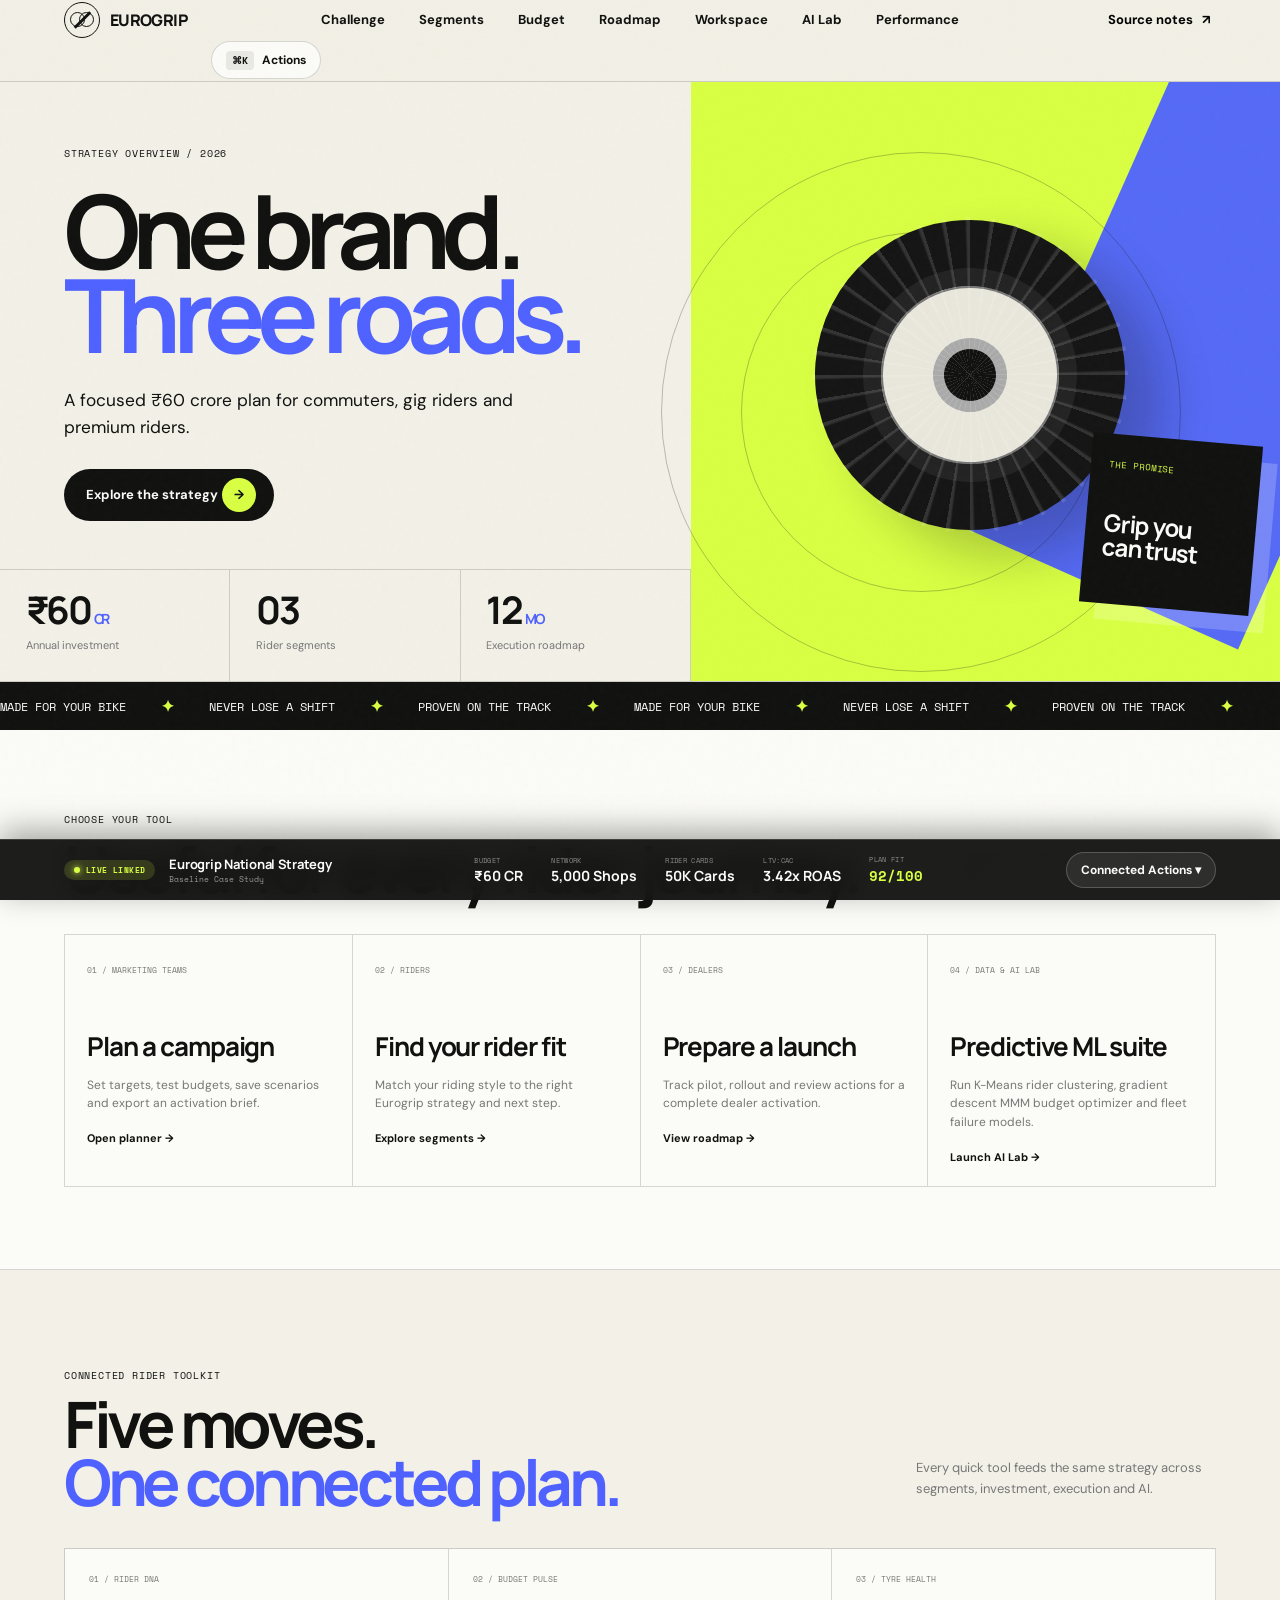
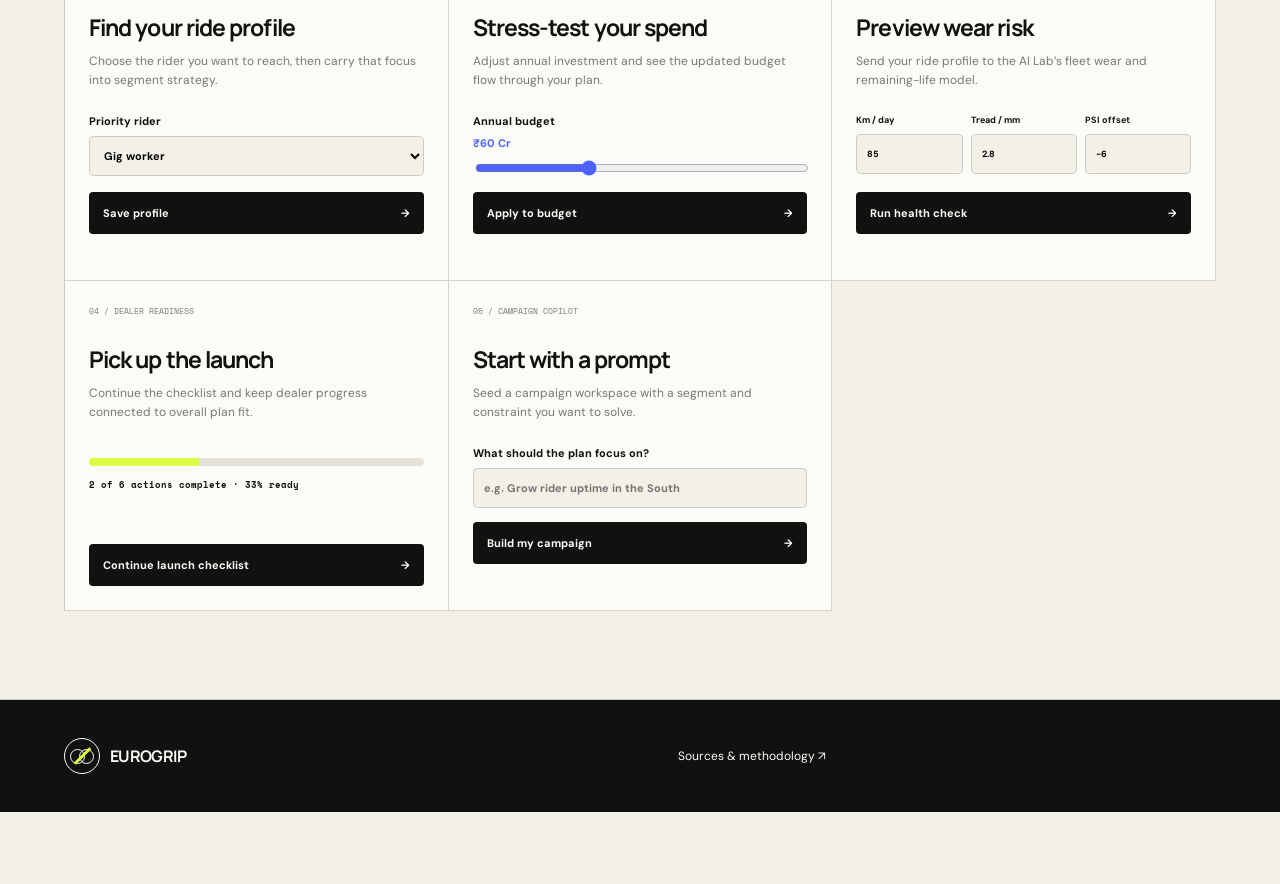
<file: index.html>
<!doctype html>
<html lang="en">
<head>
  <meta charset="UTF-8" />
  <meta name="viewport" content="width=device-width, initial-scale=1.0" />
  <meta name="theme-color" content="#d9ff43" />
  <title>Eurogrip — One Brand. Three Roads.</title>
  <meta name="description" content="Eurogrip's interactive rider strategy, budget and campaign workspace." />
  <link rel="preconnect" href="https://fonts.googleapis.com">
  <link rel="preconnect" href="https://fonts.gstatic.com" crossorigin>
  <link href="https://fonts.googleapis.com/css2?family=DM+Sans:wght@400;500;600;700&family=Manrope:wght@500;600;700;800&family=Space+Mono:wght@700&display=swap" rel="stylesheet">
  <link rel="stylesheet" href="styles.css" />
</head>
<body class="home-page">
  <div class="grain" aria-hidden="true"></div>
  <header class="nav" id="top">
    <a class="brand" href="#top" aria-label="Eurogrip strategy home">
      <span class="brand-mark"><span></span></span>
      <span>EUROGRIP</span>
    </a>
    <nav aria-label="Primary navigation">
      <a href="challenge.html">Challenge</a>
      <a href="segments.html">Segments</a>
      <a href="budget.html">Budget</a>
      <a href="roadmap.html">Roadmap</a>
      <a href="workspace.html">Workspace</a>
      <a href="intelligence.html">AI Lab</a>
    </nav>
    <button class="source-button" type="button" data-open-sources>Source notes <span>↗</span></button>
    <button class="menu-button" type="button" aria-label="Toggle menu" aria-expanded="false"><span></span><span></span></button>
  </header>

  <main>
    <section class="hero" aria-labelledby="hero-title">
      <div class="hero-copy">
        <p class="eyebrow"><span>STRATEGY OVERVIEW / 2026</span></p>
        <h1 id="hero-title">One brand.<br><em>Three roads.</em></h1>
        <p class="hero-lede">A focused ₹60 crore plan for commuters, gig riders and premium riders.</p>
        <a class="primary-button" href="challenge.html">Explore the strategy <span>→</span></a>
      </div>
      <div class="hero-visual" aria-label="Three rider strategy illustration">
        <div class="orbit orbit-a"></div>
        <div class="orbit orbit-b"></div>
        <div class="tyre">
          <div class="tyre-side"><div class="hub"></div></div>
          <div class="tread"></div>
        </div>
        <div class="promise-card">
          <span>THE PROMISE</span>
          <strong>Grip you<br>can trust</strong>
        </div>
      </div>
      <div class="hero-stats">
        <div><strong>₹60<span>CR</span></strong><small>Annual investment</small></div>
        <div><strong>03</strong><small>Rider segments</small></div>
        <div><strong>12<span>MO</span></strong><small>Execution roadmap</small></div>
      </div>
    </section>

    <div class="ticker" aria-label="Campaign themes">
      <div>
        <span>MADE FOR YOUR BIKE</span><b>✦</b>
        <span>NEVER LOSE A SHIFT</span><b>✦</b>
        <span>PROVEN ON THE TRACK</span><b>✦</b>
        <span>MADE FOR YOUR BIKE</span><b>✦</b>
        <span>NEVER LOSE A SHIFT</span><b>✦</b>
        <span>PROVEN ON THE TRACK</span><b>✦</b>
      </div>
    </div>

    <section class="customer-hub" aria-labelledby="customer-hub-title">
      <div class="customer-hub-head">
        <div>
          <p class="section-number">CHOOSE YOUR TOOL</p>
          <h2 id="customer-hub-title">Useful for every rider journey.</h2>
        </div>
        <p>Planning, activation and tyre guidance in one place.</p>
      </div>
      <div class="customer-hub-grid">
        <a href="workspace.html">
          <span>01 / MARKETING TEAMS</span>
          <strong>Plan a campaign</strong>
          <p>Set targets, test budgets, save scenarios and export an activation brief.</p>
          <b>Open planner →</b>
        </a>
        <a href="segments.html">
          <span>02 / RIDERS</span>
          <strong>Find your rider fit</strong>
          <p>Match your riding style to the right Eurogrip strategy and next step.</p>
          <b>Explore segments →</b>
        </a>
        <a href="roadmap.html">
          <span>03 / DEALERS</span>
          <strong>Prepare a launch</strong>
          <p>Track pilot, rollout and review actions for a complete dealer activation.</p>
          <b>View roadmap →</b>
        </a>
        <a href="intelligence.html" class="hub-ai-card">
          <span>04 / DATA &amp; AI LAB</span>
          <strong>Predictive ML suite</strong>
          <p>Run K-Means rider clustering, gradient descent MMM budget optimizer and fleet failure models.</p>
          <b>Launch AI Lab →</b>
        </a>
      </div>
    </section>

    <section class="connected-tools" id="connected-tools" aria-labelledby="connected-tools-title">
      <div class="connected-tools-head">
        <div><p class="section-number">CONNECTED RIDER TOOLKIT</p><h2 id="connected-tools-title">Five moves.<br><em>One connected plan.</em></h2></div>
        <p>Every quick tool feeds the same strategy across segments, investment, execution and AI.</p>
      </div>
      <div class="connected-tools-grid">
        <article class="connected-tool">
          <span>01 / RIDER DNA</span>
          <h3>Find your ride profile</h3>
          <p>Choose the rider you want to reach, then carry that focus into segment strategy.</p>
          <label>Priority rider
            <select id="tool-rider-segment"><option value="Commuter">Commuter</option><option value="Gig worker">Gig worker</option><option value="Premium rider">Premium rider</option></select>
          </label>
          <button type="button" id="tool-save-rider">Save profile <span>→</span></button>
          <small class="tool-status" id="tool-rider-status" aria-live="polite"></small>
        </article>
        <article class="connected-tool">
          <span>02 / BUDGET PULSE</span>
          <h3>Stress-test your spend</h3>
          <p>Adjust annual investment and see the updated budget flow through your plan.</p>
          <label>Annual budget <strong id="tool-budget-value">₹60 Cr</strong>
            <input id="tool-budget" type="range" min="30" max="120" step="5" value="60">
          </label>
          <button type="button" id="tool-apply-budget">Apply to budget <span>→</span></button>
          <small class="tool-status" id="tool-budget-status" aria-live="polite"></small>
        </article>
        <article class="connected-tool">
          <span>03 / TYRE HEALTH</span>
          <h3>Preview wear risk</h3>
          <p>Send your ride profile to the AI Lab’s fleet wear and remaining-life model.</p>
          <div class="tool-input-row">
            <label>Km / day<input id="tool-km" type="number" min="15" max="220" value="85"></label>
            <label>Tread / mm<input id="tool-tread" type="number" min="0.8" max="7" step="0.2" value="2.8"></label>
            <label>PSI offset<input id="tool-psi" type="number" min="-12" max="8" value="-6"></label>
          </div>
          <button type="button" id="tool-run-health">Run health check <span>→</span></button>
          <small class="tool-status" id="tool-health-status" aria-live="polite"></small>
        </article>
        <article class="connected-tool">
          <span>04 / DEALER READINESS</span>
          <h3>Pick up the launch</h3>
          <p>Continue the checklist and keep dealer progress connected to overall plan fit.</p>
          <div class="tool-progress"><i id="tool-dealer-progress"></i></div>
          <strong class="tool-progress-label" id="tool-dealer-label">Loading launch readiness…</strong>
          <a href="roadmap.html">Continue launch checklist <span>→</span></a>
        </article>
        <article class="connected-tool">
          <span>05 / CAMPAIGN COPILOT</span>
          <h3>Start with a prompt</h3>
          <p>Seed a campaign workspace with a segment and constraint you want to solve.</p>
          <label>What should the plan focus on?
            <input id="tool-campaign-prompt" type="text" maxlength="160" placeholder="e.g. Grow rider uptime in the South">
          </label>
          <button type="button" id="tool-open-campaign">Build my campaign <span>→</span></button>
          <small class="tool-status" id="tool-campaign-status" aria-live="polite"></small>
        </article>
      </div>
    </section>

    <section class="challenge section" id="challenge">
      <div class="section-number">01 / THE CHALLENGE</div>
      <div class="challenge-grid">
        <div>
          <p class="kicker">THE QUESTION</p>
          <h2>One brand.<br><span>Many definitions of trust.</span></h2>
        </div>
        <div class="challenge-copy">
          <p class="lead">Eurogrip is well known—but every rider measures it differently.</p>
          <p>A commuter needs the right fit. A gig worker cannot afford downtime. A premium rider wants proof. The answer is not three brands. It is one promise expressed through three truths.</p>
        </div>
      </div>
      <div class="truth-row" role="list">
        <article role="listitem">
          <span class="truth-index">01</span>
          <div class="truth-icon commuter-icon"><i></i></div>
          <h3>Commuter</h3>
          <p>Dependability and wide range</p>
        </article>
        <article role="listitem">
          <span class="truth-index">02</span>
          <div class="truth-icon gig-icon"><i></i></div>
          <h3>Gig worker</h3>
          <p>Durability and zero downtime</p>
        </article>
        <article role="listitem">
          <span class="truth-index">03</span>
          <div class="truth-icon premium-icon"><i></i></div>
          <h3>Premium rider</h3>
          <p>Performance and peer proof</p>
        </article>
      </div>
    </section>

    <section class="strategy section dark-section" id="strategy">
      <div class="section-heading">
        <div class="section-number">02 / THE STRATEGY</div>
        <p>Different need. Same trust.</p>
      </div>
      <div class="segment-tabs" role="tablist" aria-label="Rider segments">
        <button class="segment-tab active" type="button" role="tab" aria-selected="true" data-segment="commuter"><span>01</span> Commuter</button>
        <button class="segment-tab" type="button" role="tab" aria-selected="false" data-segment="gig"><span>02</span> Gig worker</button>
        <button class="segment-tab" type="button" role="tab" aria-selected="false" data-segment="premium"><span>03</span> Premium</button>
      </div>
      <div class="segment-stage">
        <div class="segment-copy" aria-live="polite">
          <p class="segment-label" id="segment-role">DEFEND / RELIABILITY</p>
          <h2 id="segment-promise">Made for<br>your bike.</h2>
          <p class="segment-description" id="segment-description">The right tyre is more than a product. It is confidence that fits, functions and lasts for the ride ahead.</p>
          <div class="segment-budget"><span>SEGMENT BUDGET</span><strong id="segment-budget">₹15 CR</strong></div>
        </div>
        <div class="segment-visual" id="segment-visual">
          <div class="visual-ring ring-one"></div>
          <div class="visual-ring ring-two"></div>
          <div class="visual-product"><div></div><span></span></div>
          <p class="visual-word" id="segment-word">RANGE</p>
        </div>
      </div>
      <div class="activation-panel">
        <p>ACTIVATION SYSTEM</p>
        <div class="activation-list" id="activation-list">
          <article><span>01</span><div><small>DIGITAL</small><strong>Tyre finder on WhatsApp</strong></div></article>
          <article><span>02</span><div><small>RETAIL</small><strong>Finder in every shop + mechanic rewards</strong></div></article>
          <article><span>03</span><div><small>ON-GROUND</small><strong>Free tyre check camps</strong></div></article>
        </div>
      </div>
    </section>

    <section class="investment section" id="investment">
      <div class="section-number">03 / THE INVESTMENT</div>
      <div class="investment-head">
        <h2>₹60 crore.<br><span>One focused year.</span></h2>
        <p>The plan allocates 85% to rider segments and 15% to shared brand work, then balances reach across three core channels.</p>
      </div>
      <div class="budget-grid">
        <div class="budget-chart">
          <div class="chart-head"><span>SEGMENT ALLOCATION</span><strong>₹51 CR</strong></div>
          <div class="bar-row"><span>Commuter</span><div><i style="width:29%"></i></div><strong>₹15 CR</strong></div>
          <div class="bar-row gig-bar"><span>Gig worker</span><div><i style="width:35%"></i></div><strong>₹18 CR</strong></div>
          <div class="bar-row premium-bar"><span>Premium</span><div><i style="width:35%"></i></div><strong>₹18 CR</strong></div>
          <div class="bar-row shared-bar"><span>Shared brand</span><div><i style="width:17%"></i></div><strong>₹9 CR</strong></div>
        </div>
        <div class="channel-card">
          <div class="chart-head"><span>CHANNEL MIX</span><strong>100%</strong></div>
          <div class="donut-wrap">
            <div class="donut"><div><strong>40</strong><span>% DIGITAL</span></div></div>
            <div class="channel-legend">
              <p><i class="digital"></i><span>Digital</span><strong>40%</strong></p>
              <p><i class="retail"></i><span>Retail</span><strong>30%</strong></p>
              <p><i class="ground"></i><span>On-ground</span><strong>30%</strong></p>
            </div>
          </div>
        </div>
      </div>
      <p class="assumption"><span>ASSUMPTION</span> The ₹60 crore investment is approximately 1.8% of TVS Srichakra’s FY26 company-wide revenue, as presented in the source case study.</p>
    </section>

    <section class="roadmap section" id="roadmap">
      <div class="section-number light">04 / THE ROADMAP</div>
      <div class="roadmap-head">
        <h2>12 months.<br><span>Three moves.</span></h2>
        <p>A deliberate sequence: prove locally, scale selectively, then let evidence drive the final allocation.</p>
      </div>
      <div class="timeline">
        <article>
          <div class="phase-top"><span>PHASE 01</span><strong>0—3</strong></div>
          <h3>Prove</h3>
          <p>Pilot in Chennai and Bengaluru</p>
          <div class="city-pills"><span>CHENNAI</span><span>BENGALURU</span></div>
        </article>
        <article>
          <div class="phase-top"><span>PHASE 02</span><strong>4—9</strong></div>
          <h3>Scale</h3>
          <p>Expand the winning playbook to 10 cities</p>
          <div class="city-count">10 <span>CITIES</span></div>
        </article>
        <article>
          <div class="phase-top"><span>PHASE 03</span><strong>10—12</strong></div>
          <h3>Reallocate</h3>
          <p>Review performance and shift spend</p>
          <div class="data-mark"><i></i><i></i><i></i><i></i><i></i></div>
        </article>
      </div>
    </section>

    <section class="targets section" id="targets">
      <div class="targets-head">
        <div>
          <p class="section-number">05 / YEAR-ONE TARGETS</p>
          <h2>What success<br><span>looks like.</span></h2>
        </div>
        <span class="proposed">PROPOSED / NOT CONFIRMED</span>
      </div>
      <div class="target-grid">
        <article><small>01</small><strong>5,000</strong><p>shops with<br>Tyre Finder</p><span class="target-line"></span></article>
        <article><small>02</small><strong>50K</strong><p>Rider Cards<br>issued</p><span class="target-line"></span></article>
        <article><small>03</small><strong>100</strong><p>club trials<br>conducted</p><span class="target-line"></span></article>
        <article><small>04</small><strong>↗</strong><p>Premium<br>consideration</p><span class="target-line"></span></article>
      </div>
    </section>

    <section class="control-room section" id="control-room">
      <div class="control-heading">
        <div>
          <p class="section-number">06 / CAMPAIGN CONTROL ROOM</p>
          <h2>Plan. Simulate.<br><span>Activate.</span></h2>
        </div>
        <div class="control-actions">
          <button type="button" id="share-plan">Share workspace</button>
          <button type="button" id="save-plan">Save plan</button>
          <button type="button" id="reset-plan">Reset</button>
          <button class="export-button" type="button" id="export-plan">Export brief <span>↗</span></button>
        </div>
      </div>

      <div class="control-grid">
        <aside class="planner-panel">
          <div class="panel-title">
            <span>STRATEGY PLANNER</span>
            <small>Editable proposal</small>
          </div>
          <label class="budget-total">
            <span>Annual budget</span>
            <strong><input id="total-budget" type="number" min="10" max="200" value="60" aria-label="Annual budget in crore rupees"> CR</strong>
          </label>
          <div class="range-stack">
            <label>
              <span>Commuter</span><output id="commuter-output">15%</output>
              <input class="allocation-range" id="commuter-range" type="range" min="0" max="100" value="25" data-key="commuter">
            </label>
            <label>
              <span>Gig worker</span><output id="gig-output">30%</output>
              <input class="allocation-range gig-range" id="gig-range" type="range" min="0" max="100" value="30" data-key="gig">
            </label>
            <label>
              <span>Premium</span><output id="premium-output">30%</output>
              <input class="allocation-range premium-range" id="premium-range" type="range" min="0" max="100" value="30" data-key="premium">
            </label>
            <label>
              <span>Shared brand</span><output id="shared-output">15%</output>
              <input class="allocation-range shared-range" id="shared-range" type="range" min="0" max="100" value="15" data-key="shared">
            </label>
          </div>
          <div class="allocation-status" id="allocation-status"><span>100%</span> allocated</div>
        </aside>

        <div class="simulator-panel">
          <div class="panel-title">
            <span>PERFORMANCE SIMULATOR</span>
            <div class="scenario-switch" role="group" aria-label="Scenario">
              <button type="button" class="active" data-scenario="balanced">Balanced</button>
              <button type="button" data-scenario="retail">Retail</button>
              <button type="button" data-scenario="digital">Digital</button>
            </div>
          </div>
          <div class="city-filter">
            <label>MARKET
              <select id="city-select">
                <option value="pilot">Pilot markets</option>
                <option value="scale">Scale markets</option>
                <option value="national">National mix</option>
              </select>
            </label>
            <span id="scenario-label">Balanced channel mix</span>
          </div>
          <div class="kpi-grid">
            <article>
              <small>SHOP NETWORK</small>
              <strong id="kpi-shops">5,000</strong>
              <div class="spark-bars shops-bars"><i></i><i></i><i></i><i></i><i></i><i></i><i></i></div>
              <p><span id="shops-change">0%</span> vs target</p>
            </article>
            <article>
              <small>RIDER CARDS</small>
              <strong id="kpi-cards">50K</strong>
              <div class="spark-bars cards-bars"><i></i><i></i><i></i><i></i><i></i><i></i><i></i></div>
              <p><span id="cards-change">0%</span> vs target</p>
            </article>
            <article>
              <small>CLUB TRIALS</small>
              <strong id="kpi-trials">100</strong>
              <div class="spark-bars trials-bars"><i></i><i></i><i></i><i></i><i></i><i></i><i></i></div>
              <p><span id="trials-change">0%</span> vs target</p>
            </article>
          </div>
          <div class="channel-split">
            <div><span>Digital <strong id="digital-value">40%</strong></span><i><b id="digital-bar"></b></i></div>
            <div><span>Retail <strong id="retail-value">30%</strong></span><i><b id="retail-bar"></b></i></div>
            <div><span>On-ground <strong id="ground-value">30%</strong></span><i><b id="ground-bar"></b></i></div>
          </div>
        </div>
      </div>

      <div class="prompt-panel">
        <div class="prompt-inputs">
          <div class="panel-title">
            <span>YOUR CAMPAIGN INPUTS</span>
            <small>Values update the recommendation</small>
          </div>
          <div class="custom-fields">
            <label>Target tyre shops
              <input id="custom-shops" type="number" min="100" max="100000" value="5000">
            </label>
            <label>Rider Cards
              <input id="custom-cards" type="number" min="1000" max="1000000" value="50000">
            </label>
            <label>Club trials
              <input id="custom-trials" type="number" min="10" max="10000" value="100">
            </label>
            <label>Launch period
              <select id="custom-months">
                <option value="12">12 months</option>
                <option value="9">9 months</option>
                <option value="6">6 months</option>
                <option value="3">3 months</option>
              </select>
            </label>
            <label>Primary goal
              <select id="custom-goal">
                <option value="uptime">Improve rider uptime</option>
                <option value="reach">Expand shop reach</option>
                <option value="performance">Build premium performance</option>
                <option value="balanced">Balanced growth</option>
              </select>
            </label>
            <label>Priority segment
              <select id="custom-segment">
                <option value="commuter">Commuter</option>
                <option value="gig">Gig worker</option>
                <option value="premium">Premium rider</option>
              </select>
            </label>
          </div>
          <label class="custom-prompt">
            Ask or add a constraint
            <textarea id="custom-prompt" rows="4" placeholder="Example: Focus 60% of spend on South India and reduce premium-track activity until after launch."></textarea>
          </label>
          <button class="generate-button" type="button" id="generate-recommendation">Generate recommendation <span>→</span></button>
        </div>
        <div class="prompt-results">
          <div class="panel-title">
            <span>TAILORED RESULT</span>
            <small id="result-status">Ready</small>
          </div>
          <div class="result-empty" id="result-empty">
            <span>01</span>
            <h3>Enter your inputs<br>to create a plan.</h3>
            <p>Results are calculated locally from your values and constraints.</p>
          </div>
          <div class="result-content" id="result-content" aria-live="polite" hidden>
            <div class="result-score">
              <span>PLAN FIT</span>
              <strong id="result-score">86</strong>
              <small>/100</small>
            </div>
            <h3 id="result-headline"></h3>
            <p id="result-summary"></p>
            <div class="recommendation-list">
              <article><span>01</span><div><small>RECOMMENDED ACTION</small><strong id="result-action"></strong></div></article>
              <article><span>02</span><div><small>CHANNEL SHIFT</small><strong id="result-channel"></strong></div></article>
              <article><span>03</span><div><small>SUCCESS SIGNAL</small><strong id="result-kpi"></strong></div></article>
            </div>
            <button class="copy-result-button" type="button" id="copy-result">Copy recommendation</button>
          </div>
        </div>

        <div class="workspace-panel">
          <div class="workspace-head">
            <div>
              <span>EXECUTION WORKSPACE</span>
              <strong id="workspace-name">Eurogrip Growth Plan</strong>
            </div>
            <div class="readiness-ring" id="readiness-ring"><strong>72</strong><span>READY</span></div>
          </div>
          <div class="workspace-grid">
            <section class="compare-panel">
              <div class="workspace-title">
                <span>SCENARIO COMPARISON</span>
                <button type="button" id="add-comparison">+ Add scenario</button>
              </div>
              <div class="comparison-table" id="comparison-table" aria-live="polite">
                <div class="comparison-row comparison-head"><span>Metric</span><span>Base</span><span>Digital</span><span>Retail</span></div>
                <div class="comparison-row"><span>Reach potential</span><strong>5,000</strong><strong>6,100</strong><strong>5,750</strong></div>
                <div class="comparison-row"><span>Rider uptake</span><strong>50K</strong><strong>58K</strong><strong>62K</strong></div>
                <div class="comparison-row"><span>Trial capacity</span><strong>100</strong><strong>112</strong><strong>126</strong></div>
                <div class="comparison-row"><span>Execution risk</span><strong>Medium</strong><strong>Medium</strong><strong>Low</strong></div>
              </div>
            </section>
            <section class="readiness-panel">
              <div class="workspace-title"><span>LAUNCH READINESS</span><small>12-week check</small></div>
              <div class="checklist" id="launch-checklist">
                <label><input type="checkbox" checked><span><strong>Brand promise approved</strong><small>One brand / three segment expressions</small></span><i>Done</i></label>
                <label><input type="checkbox" checked><span><strong>Budget model built</strong><small>Allocation and channel assumptions</small></span><i>Done</i></label>
                <label><input type="checkbox"><span><strong>Partner workshop shortlist</strong><small>Retail and fixed-price network</small></span><i>Open</i></label>
                <label><input type="checkbox"><span><strong>Pilot measurement plan</strong><small>Chennai and Bengaluru baseline</small></span><i>Open</i></label>
                <label><input type="checkbox"><span><strong>Creator and club roster</strong><small>Premium trial and track-day partners</small></span><i>Open</i></label>
              </div>
            </section>
          </div>
          <div class="workspace-footer">
            <div><span>AUTOSAVE</span><strong id="autosave-status">Saved locally</strong></div>
            <button type="button" id="print-workspace">Print executive view <span>↗</span></button>
          </div>
        </div>
      </div>

      <div class="toolkit-panel">
        <div class="toolkit-intro">
          <span>CAMPAIGN TOOLKIT</span>
          <h3>Build the<br>next message.</h3>
        </div>
        <div class="toolkit-builder">
          <label>Rider segment
            <select id="toolkit-segment">
              <option value="commuter">Commuter</option>
              <option value="gig">Gig worker</option>
              <option value="premium">Premium rider</option>
            </select>
          </label>
          <label>Channel
            <select id="toolkit-channel">
              <option value="Digital">Digital</option>
              <option value="Retail">Retail</option>
              <option value="On-ground">On-ground</option>
            </select>
          </label>
          <article id="toolkit-output" aria-live="polite">
            <small>COMMUTER / DIGITAL</small>
            <strong>Made for your bike.</strong>
            <p>Use the WhatsApp Tyre Finder to help riders discover the right fit, then confirm it through their trusted local shop.</p>
            <button type="button" id="copy-brief">Copy message</button>
          </article>
        </div>
      </div>
    </section>
  </main>

  <footer>
    <div class="footer-brand">
      <span class="brand-mark"><span></span></span>
      <strong>EUROGRIP</strong>
    </div>
    <button type="button" data-open-sources>Sources & methodology <span>↗</span></button>
  </footer>

  <dialog class="sources-modal" aria-labelledby="sources-title">
    <button class="modal-close" type="button" aria-label="Close sources">&times;</button>
    <p class="kicker">SOURCE NOTES</p>
    <h2 id="sources-title">Built from the case study.</h2>
    <ul>
      <li><strong>Primus Partners via Storyboard18</strong><span>January 2026</span></li>
      <li><strong>Drivio</strong><span>May 2026 — estimates</span></li>
      <li><strong>Fast Bikes India</strong><span>Source category in original case study</span></li>
      <li><strong>TVS Srichakra FY26 results & NSE release</strong><span>19-store reference</span></li>
    </ul>
    <p class="source-warning">All targets, pilot cities, and budget allocation shown are proposals from the source case study unless explicitly sourced otherwise.</p>
  </dialog>

  <script src="common-nav.js" defer></script>
  <script src="script.js"></script>
  <script src="connected-tools.js"></script>
</body>
</html>
</file>
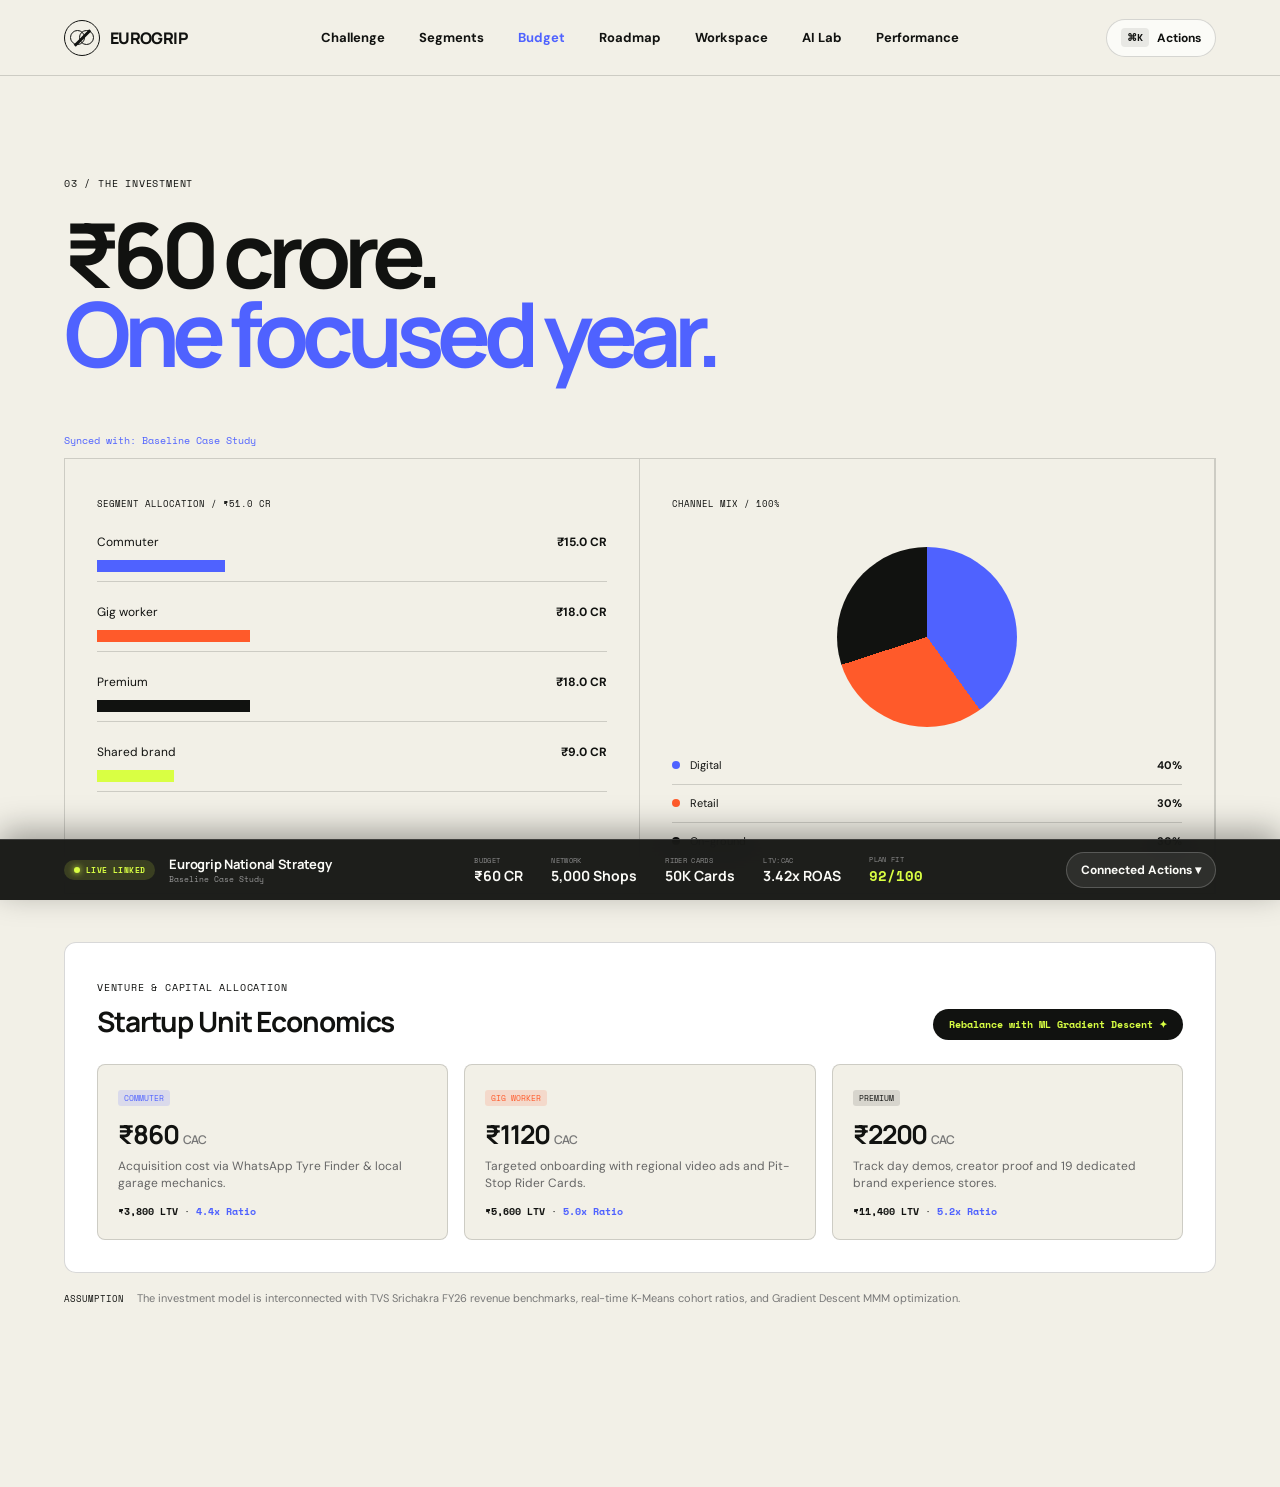
<file: budget.html>
<!doctype html>
<html lang="en">
<head>
  <meta charset="UTF-8">
  <meta name="viewport" content="width=device-width,initial-scale=1">
  <title>Budget &amp; Venture Economics — Eurogrip</title>
  <link href="https://fonts.googleapis.com/css2?family=DM+Sans:wght@400;500;600;700&family=Manrope:wght@500;600;700;800&family=Space+Mono:wght@700&display=swap" rel="stylesheet">
  <link rel="stylesheet" href="styles.css">
  <script src="common-nav.js" defer></script>
  <script src="cmd-palette.js" defer></script>
</head>
<body>
  <header class="nav page-nav">
    <a class="brand" href="index.html">
      <span class="brand-mark"><span></span></span>
      <span>EUROGRIP</span>
    </a>
    <nav>
      <a href="challenge.html">Challenge</a>
      <a href="segments.html">Segments</a>
      <a class="active" href="budget.html">Budget</a>
      <a href="roadmap.html">Roadmap</a>
      <a href="workspace.html">Workspace</a>
      <a href="intelligence.html">AI Lab</a>
    </nav>
    <button class="palette-trigger" type="button" aria-label="Command Palette">
      <kbd>⌘K</kbd> <span>Actions</span>
    </button>
  </header>

  <main>
    <section class="budget-route">
      <div class="route-title">
        <p class="section-number">03 / THE INVESTMENT</p>
        <h1 id="budget-hero-title">₹60 crore.<br><em>One focused year.</em></h1>
        <p class="opt-tag" id="budget-opt-tag" style="margin-top:6px;font-family:'Space Mono',monospace;font-size:10px;color:var(--blue);">Synced with Baseline Case Study</p>
      </div>

      <div class="budget-route-grid">
        <article>
          <span id="budget-segment-total">SEGMENT ALLOCATION / ₹51 CR</span>
          <div class="mini-bar">
            <label>Commuter <strong id="b-val-commuter">₹15.0 CR</strong></label>
            <i id="b-bar-commuter" style="width:25%;background:#4f62ff"></i>
          </div>
          <div class="mini-bar">
            <label>Gig worker <strong id="b-val-gig">₹18.0 CR</strong></label>
            <i id="b-bar-gig" style="width:30%;background:#ff5a2a"></i>
          </div>
          <div class="mini-bar">
            <label>Premium <strong id="b-val-premium">₹18.0 CR</strong></label>
            <i id="b-bar-premium" style="width:30%;background:#111210"></i>
          </div>
          <div class="mini-bar">
            <label>Shared brand <strong id="b-val-shared">₹9.0 CR</strong></label>
            <i id="b-bar-shared" style="width:15%;background:#d9ff43"></i>
          </div>
        </article>

        <article>
          <span>CHANNEL MIX / 100%</span>
          <div class="budget-donut"></div>
          <p><i></i>Digital <strong>40%</strong></p>
          <p><i class="orange-dot"></i>Retail <strong>30%</strong></p>
          <p><i class="black-dot"></i>On-ground <strong>30%</strong></p>
        </article>
      </div>

      <!-- Startup Unit Economics & LTV/CAC Card -->
      <div class="budget-unit-economics">
        <div class="b-ue-head">
          <div>
            <span class="section-number">VENTURE &amp; CAPITAL ALLOCATION</span>
            <h2>Startup Unit Economics</h2>
          </div>
          <a href="intelligence.html#optimizer" class="b-ue-cta">Rebalance with ML Gradient Descent ✦</a>
        </div>
        <div class="b-ue-grid">
          <div class="b-ue-card">
            <span class="ue-badge commuter-b">COMMUTER</span>
            <h3 id="cac-commuter">₹860 <span>CAC</span></h3>
            <p>Acquisition cost via WhatsApp Tyre Finder &amp; local garage mechanics.</p>
            <div class="ue-stat"><strong id="ltv-commuter">₹3,800 LTV</strong> · <b id="ratio-commuter">4.4x Ratio</b></div>
          </div>
          <div class="b-ue-card">
            <span class="ue-badge gig-b">GIG WORKER</span>
            <h3 id="cac-gig">₹1,120 <span>CAC</span></h3>
            <p>Targeted onboarding with regional video ads and Pit-Stop Rider Cards.</p>
            <div class="ue-stat"><strong id="ltv-gig">₹5,600 LTV</strong> · <b id="ratio-gig">5.0x Ratio</b></div>
          </div>
          <div class="b-ue-card">
            <span class="ue-badge premium-b">PREMIUM</span>
            <h3 id="cac-premium">₹2,200 <span>CAC</span></h3>
            <p>Track day demos, creator proof and 19 dedicated brand experience stores.</p>
            <div class="ue-stat"><strong id="ltv-premium">₹11,400 LTV</strong> · <b id="ratio-premium">5.2x Ratio</b></div>
          </div>
        </div>
      </div>

      <aside>
        <span>ASSUMPTION</span>
        The investment model is interconnected with TVS Srichakra FY26 revenue benchmarks, real-time K-Means cohort ratios, and Gradient Descent MMM optimization.
      </aside>
    </section>
  </main>

  <script>
    document.addEventListener("DOMContentLoaded", () => {
      const connectBudgetStore = () => {
        if (!window.EurogripStore) return false;
        window.EurogripStore.subscribe((state) => {
          const b = state.budget;
          const alloc = state.allocation;
          const cSpend = ((alloc.commuter / 100) * b).toFixed(1);
          const gSpend = ((alloc.gig / 100) * b).toFixed(1);
          const pSpend = ((alloc.premium / 100) * b).toFixed(1);
          const sSpend = ((alloc.shared / 100) * b).toFixed(1);
          const directSpend = (Number(cSpend) + Number(gSpend) + Number(pSpend)).toFixed(1);

          document.getElementById("budget-hero-title").innerHTML = `₹${b} crore.<br><em>One focused year.</em>`;
          document.getElementById("budget-opt-tag").textContent = `Synced with: ${state.appliedOptimization}`;
          document.getElementById("budget-segment-total").textContent = `SEGMENT ALLOCATION / ₹${directSpend} CR`;

          document.getElementById("b-val-commuter").textContent = `₹${cSpend} CR`;
          document.getElementById("b-bar-commuter").style.width = `${alloc.commuter}%`;

          document.getElementById("b-val-gig").textContent = `₹${gSpend} CR`;
          document.getElementById("b-bar-gig").style.width = `${alloc.gig}%`;

          document.getElementById("b-val-premium").textContent = `₹${pSpend} CR`;
          document.getElementById("b-bar-premium").style.width = `${alloc.premium}%`;

          document.getElementById("b-val-shared").textContent = `₹${sSpend} CR`;
          document.getElementById("b-bar-shared").style.width = `${alloc.shared}%`;

          // Scale CAC/LTV dynamically
          const scale = b / 60;
          document.getElementById("cac-commuter").innerHTML = `₹${Math.round(860 * scale)} <span>CAC</span>`;
          document.getElementById("cac-gig").innerHTML = `₹${Math.round(1120 * scale)} <span>CAC</span>`;
          document.getElementById("cac-premium").innerHTML = `₹${Math.round(2200 * scale)} <span>CAC</span>`;
        });
        return true;
      };
      if (!connectBudgetStore()) {
        window.addEventListener("eurogrip:store-ready", connectBudgetStore, { once: true });
      }
    });
  </script>
</body>
</html>
</file>
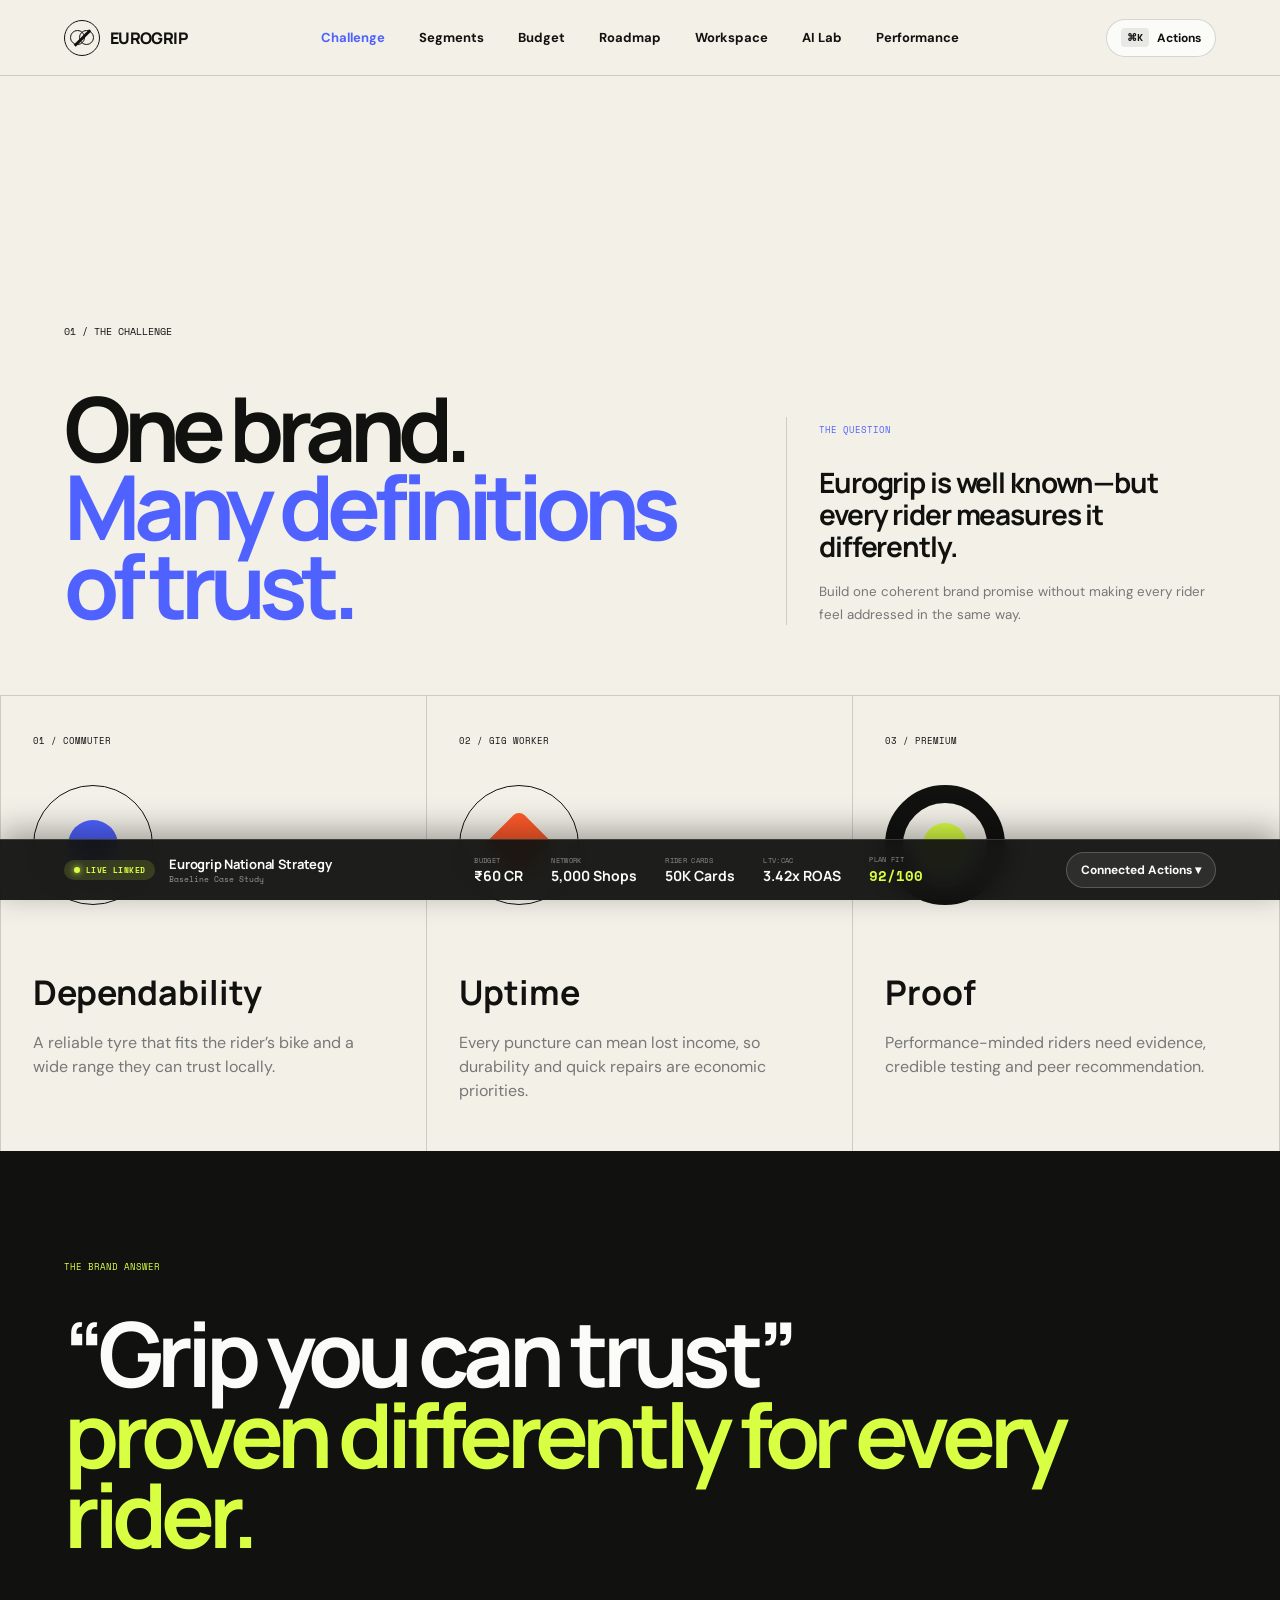
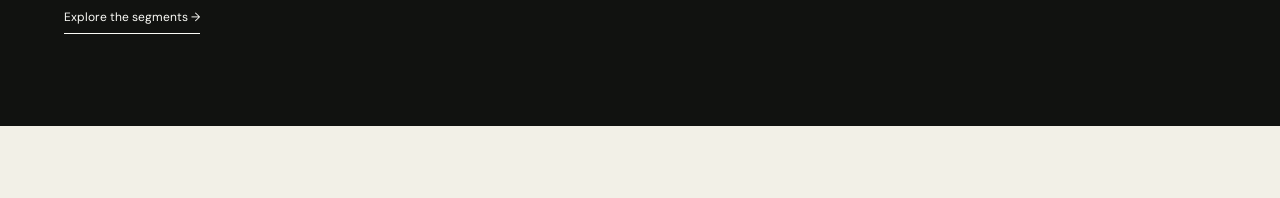
<file: challenge.html>
<!doctype html>
<html lang="en">
<head>
  <meta charset="UTF-8"><meta name="viewport" content="width=device-width,initial-scale=1">
  <title>The Challenge — Eurogrip</title>
  <link rel="preconnect" href="https://fonts.googleapis.com"><link rel="preconnect" href="https://fonts.gstatic.com" crossorigin>
  <link href="https://fonts.googleapis.com/css2?family=DM+Sans:wght@400;500;600;700&family=Manrope:wght@500;600;700;800&family=Space+Mono:wght@700&display=swap" rel="stylesheet">
  <link rel="stylesheet" href="styles.css"><script src="common-nav.js" defer></script>
</head>
<body>
  <header class="nav page-nav">
    <a class="brand" href="index.html"><span class="brand-mark"><span></span></span><span>EUROGRIP</span></a>
    <nav>
      <a class="active" href="challenge.html">Challenge</a>
      <a href="segments.html">Segments</a>
      <a href="budget.html">Budget</a>
      <a href="roadmap.html">Roadmap</a>
      <a href="workspace.html">Workspace</a>
      <a href="intelligence.html">AI Lab</a>
    </nav>
    <button class="palette-trigger" type="button" aria-label="Command Palette">
      <kbd>⌘K</kbd> <span>Actions</span>
    </button>
  </header>
  <main>
    <section class="route-hero challenge-route">
      <div><p class="route-label">01 / THE CHALLENGE</p><h1>One brand.<br><em>Many definitions<br>of trust.</em></h1></div>
      <div class="route-lede"><span>THE QUESTION</span><p>Eurogrip is well known—but every rider measures it differently.</p><small>Build one coherent brand promise without making every rider feel addressed in the same way.</small></div>
    </section>
    <section class="route-content">
      <article><span>01 / COMMUTER</span><div class="route-symbol commuter-symbol"></div><h2>Dependability</h2><p>A reliable tyre that fits the rider’s bike and a wide range they can trust locally.</p></article>
      <article><span>02 / GIG WORKER</span><div class="route-symbol gig-symbol"></div><h2>Uptime</h2><p>Every puncture can mean lost income, so durability and quick repairs are economic priorities.</p></article>
      <article><span>03 / PREMIUM</span><div class="route-symbol premium-symbol"></div><h2>Proof</h2><p>Performance-minded riders need evidence, credible testing and peer recommendation.</p></article>
    </section>
    <section class="route-next"><p>THE BRAND ANSWER</p><h2>“Grip you can trust”<br><span>proven differently for every rider.</span></h2><a href="segments.html">Explore the segments →</a></section>
  </main>
</body>
</html>
</file>
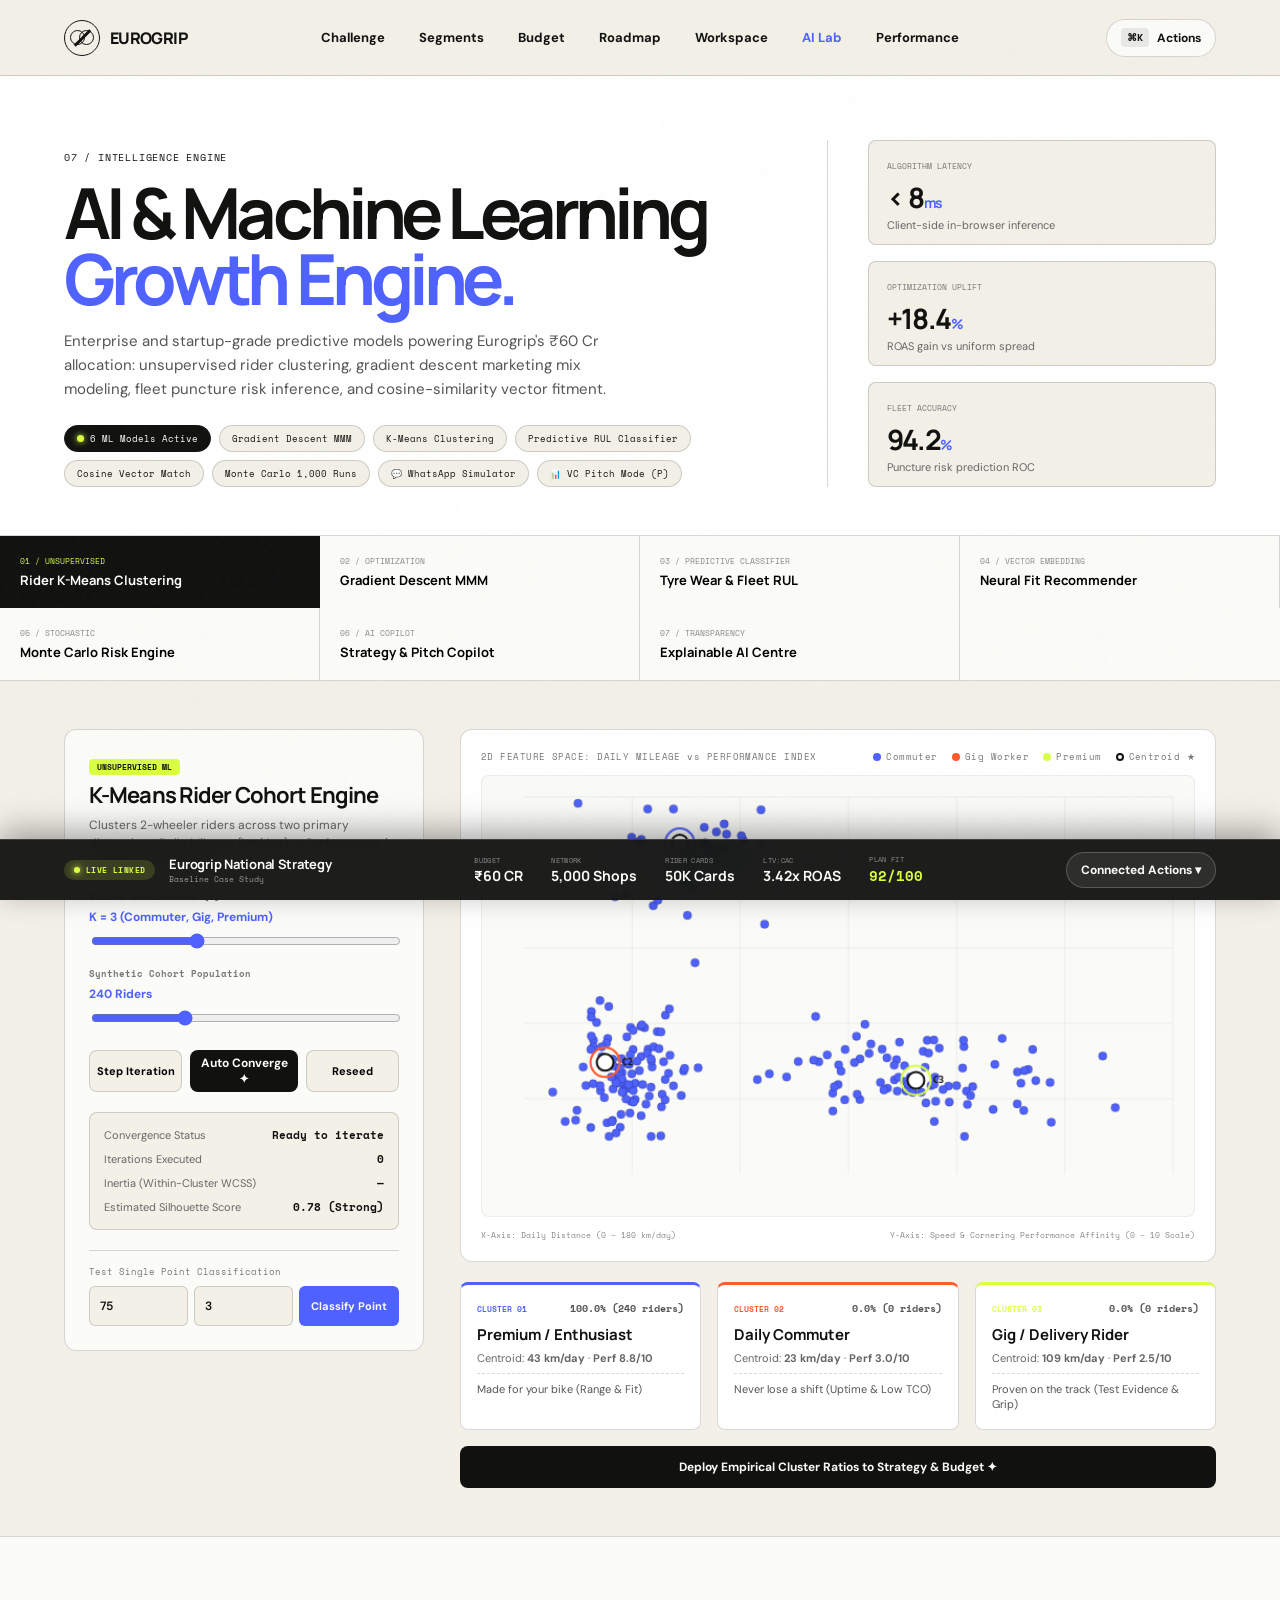
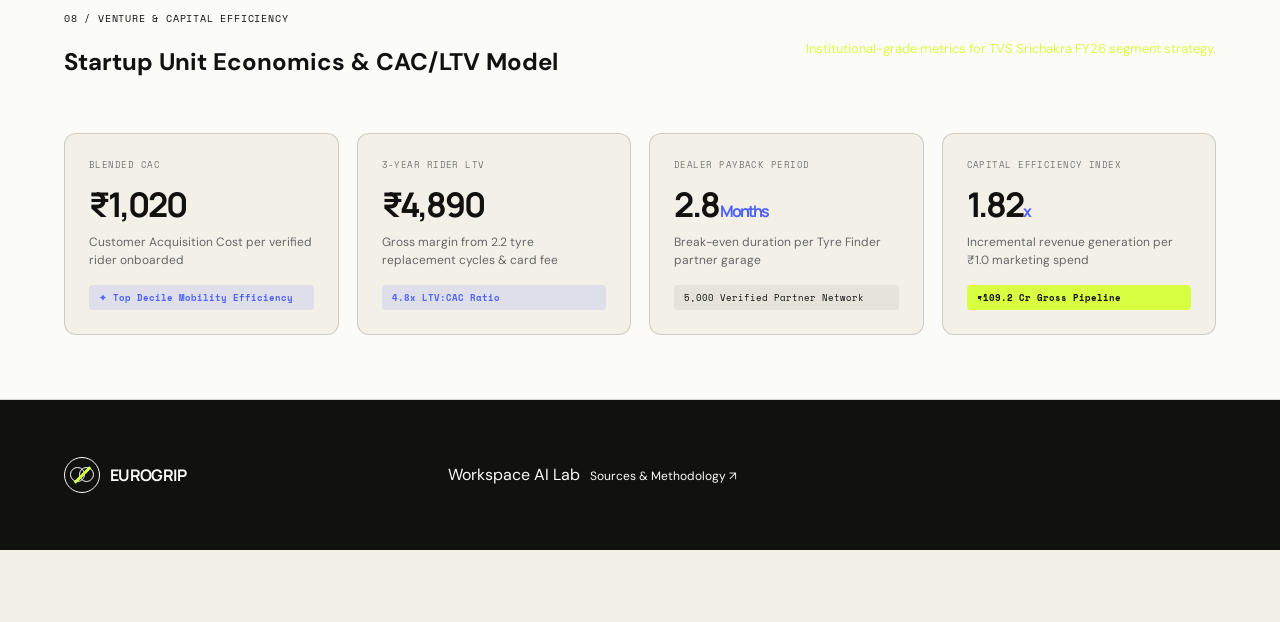
<file: intelligence.html>
<!doctype html>
<html lang="en">
<head>
  <meta charset="UTF-8">
  <meta name="viewport" content="width=device-width, initial-scale=1.0">
  <title>AI & ML Intelligence Lab — Eurogrip</title>
  <meta name="description" content="Startup-grade Machine Learning suite for TVS Eurogrip: K-Means rider clustering, Gradient Descent budget optimization, predictive tyre wear RUL, and vector tyre fitment." />
  <link rel="preconnect" href="https://fonts.googleapis.com">
  <link rel="preconnect" href="https://fonts.gstatic.com" crossorigin>
  <link href="https://fonts.googleapis.com/css2?family=DM+Sans:wght@400;500;600;700&family=Manrope:wght@500;600;700;800&family=Space+Mono:wght@700&display=swap" rel="stylesheet">
  <link rel="stylesheet" href="styles.css">
  <script src="common-nav.js" defer></script>
  <script src="intelligence.js" defer></script>
</head>
<body class="ai-lab-page">
  <div class="grain" aria-hidden="true"></div>

  <header class="nav page-nav">
    <a class="brand" href="index.html" aria-label="Eurogrip home">
      <span class="brand-mark"><span></span></span>
      <span>EUROGRIP</span>
    </a>
    <nav aria-label="Primary navigation">
      <a href="challenge.html">Challenge</a>
      <a href="segments.html">Segments</a>
      <a href="budget.html">Budget</a>
      <a href="roadmap.html">Roadmap</a>
      <a href="workspace.html">Workspace</a>
      <a class="active" href="intelligence.html">AI Lab</a>
    </nav>
    <button class="palette-trigger" type="button" aria-label="Open Command Palette">
      <kbd>⌘K</kbd> <span>Actions</span>
    </button>
  </header>

  <main>
    <section class="ai-hero">
      <div class="ai-hero-copy">
        <p class="section-number">07 / INTELLIGENCE ENGINE</p>
        <h1>AI &amp; Machine Learning<br><em>Growth Engine.</em></h1>
        <p class="ai-hero-lede">
          Enterprise and startup-grade predictive models powering Eurogrip's ₹60 Cr allocation: 
          unsupervised rider clustering, gradient descent marketing mix modeling, fleet puncture risk inference, 
          and cosine-similarity vector fitment.
        </p>
        <div class="ai-pill-bar">
          <span class="ai-chip active"><i class="status-dot live"></i> 6 ML Models Active</span>
          <span class="ai-chip">Gradient Descent MMM</span>
          <span class="ai-chip">K-Means Clustering</span>
          <span class="ai-chip">Predictive RUL Classifier</span>
          <span class="ai-chip">Cosine Vector Match</span>
          <span class="ai-chip">Monte Carlo 1,000 Runs</span>
          <button type="button" class="ai-chip action-chip" id="open-whatsapp-sim">💬 WhatsApp Simulator</button>
          <button type="button" class="ai-chip action-chip" id="open-pitch-deck">📊 VC Pitch Mode (P)</button>
        </div>
      </div>
      <div class="ai-hero-stats">
        <article>
          <small>ALGORITHM LATENCY</small>
          <strong>&lt; 8<span>ms</span></strong>
          <p>Client-side in-browser inference</p>
        </article>
        <article>
          <small>OPTIMIZATION UPLIFT</small>
          <strong>+18.4<span>%</span></strong>
          <p>ROAS gain vs uniform spread</p>
        </article>
        <article>
          <small>FLEET ACCURACY</small>
          <strong>94.2<span>%</span></strong>
          <p>Puncture risk prediction ROC</p>
        </article>
      </div>
    </section>

    <!-- Navigation Tabs for the ML Labs and explainability centre -->
    <nav class="ai-lab-nav" role="tablist" aria-label="Machine Learning Engines">
      <button class="ai-lab-tab active" type="button" role="tab" aria-selected="true" data-tab="clustering">
        <span>01 / UNSUPERVISED</span>
        <strong>Rider K-Means Clustering</strong>
      </button>
      <button class="ai-lab-tab" type="button" role="tab" aria-selected="false" data-tab="optimizer">
        <span>02 / OPTIMIZATION</span>
        <strong>Gradient Descent MMM</strong>
      </button>
      <button class="ai-lab-tab" type="button" role="tab" aria-selected="false" data-tab="risk">
        <span>03 / PREDICTIVE CLASSIFIER</span>
        <strong>Tyre Wear &amp; Fleet RUL</strong>
      </button>
      <button class="ai-lab-tab" type="button" role="tab" aria-selected="false" data-tab="recommender">
        <span>04 / VECTOR EMBEDDING</span>
        <strong>Neural Fit Recommender</strong>
      </button>
      <button class="ai-lab-tab" type="button" role="tab" aria-selected="false" data-tab="montecarlo">
        <span>05 / STOCHASTIC</span>
        <strong>Monte Carlo Risk Engine</strong>
      </button>
      <button class="ai-lab-tab" type="button" role="tab" aria-selected="false" data-tab="copilot">
        <span>06 / AI COPILOT</span>
        <strong>Strategy &amp; Pitch Copilot</strong>
      </button>
      <button class="ai-lab-tab" type="button" role="tab" aria-selected="false" data-tab="explainable">
        <span>07 / TRANSPARENCY</span>
        <strong>Explainable AI Centre</strong>
      </button>
    </nav>

    <!-- LAB 1: K-MEANS CLUSTERING -->
    <section class="ai-lab-panel active" id="lab-clustering" role="tabpanel" aria-labelledby="lab-1-title">
      <div class="lab-grid">
        <aside class="lab-controls">
          <div class="lab-heading">
            <span class="engine-badge">UNSUPERVISED ML</span>
            <h2 id="lab-1-title">K-Means Rider Cohort Engine</h2>
            <p>Clusters 2-wheeler riders across two primary dimensions: Daily Mileage (km/day) vs Performance / Price Sensitivity index.</p>
          </div>

          <div class="control-box">
            <label>
              <span>Number of Clusters (K)</span>
              <strong id="kmeans-k-val">K = 3 (Commuter, Gig, Premium)</strong>
              <input type="range" id="kmeans-k" min="2" max="5" value="3" step="1">
            </label>

            <label>
              <span>Synthetic Cohort Population</span>
              <strong id="kmeans-n-val">240 Riders</strong>
              <input type="range" id="kmeans-n" min="90" max="600" value="240" step="30">
            </label>

            <div class="button-row">
              <button type="button" id="kmeans-step" class="secondary-btn">Step Iteration</button>
              <button type="button" id="kmeans-run" class="action-btn">Auto Converge ✦</button>
              <button type="button" id="kmeans-reset" class="secondary-btn">Reseed</button>
            </div>
          </div>

          <div class="cluster-metrics-card">
            <div class="metric-row">
              <span>Convergence Status</span>
              <strong id="kmeans-status" class="status-converged">Ready to iterate</strong>
            </div>
            <div class="metric-row">
              <span>Iterations Executed</span>
              <strong id="kmeans-iters">0</strong>
            </div>
            <div class="metric-row">
              <span>Inertia (Within-Cluster WCSS)</span>
              <strong id="kmeans-inertia">—</strong>
            </div>
            <div class="metric-row">
              <span>Estimated Silhouette Score</span>
              <strong id="kmeans-silhouette">0.78 (Strong)</strong>
            </div>
          </div>

          <div class="quick-add-sample">
            <p>Test Single Point Classification</p>
            <div class="inline-inputs">
              <input type="number" id="test-km" placeholder="Km/day (e.g. 75)" min="5" max="220" value="75">
              <input type="number" id="test-sens" placeholder="Perf Score (1-10)" min="1" max="10" value="3">
              <button type="button" id="test-classify-btn">Classify Point</button>
            </div>
            <div id="test-classify-output" class="test-result-pill" hidden></div>
          </div>
        </aside>

        <div class="lab-display">
          <div class="canvas-container">
            <div class="canvas-header">
              <span>2D FEATURE SPACE: DAILY MILEAGE vs PERFORMANCE INDEX</span>
              <div class="canvas-legend">
                <span class="legend-item"><i style="background:#4f62ff"></i> Commuter</span>
                <span class="legend-item"><i style="background:#ff5a2a"></i> Gig Worker</span>
                <span class="legend-item"><i style="background:#d9ff43"></i> Premium</span>
                <span class="legend-item"><i style="background:#ffffff;border:2px solid #111"></i> Centroid ★</span>
              </div>
            </div>
            <canvas id="kmeans-canvas" width="680" height="420" aria-label="K-Means scatter plot visualization"></canvas>
            <div class="canvas-caption">
              <span>X-Axis: Daily Distance (0 – 180 km/day)</span>
              <span>Y-Axis: Speed &amp; Cornering Performance Affinity (0 – 10 Scale)</span>
            </div>
          </div>

          <div class="cluster-summary-table" id="cluster-summary-table">
            <!-- Dynamically populated centroid table -->
          </div>
        </div>
      </div>
    </section>

    <!-- LAB 2: GRADIENT DESCENT BUDGET OPTIMIZER -->
    <section class="ai-lab-panel" id="lab-optimizer" role="tabpanel" aria-labelledby="lab-2-title" hidden>
      <div class="lab-grid">
        <aside class="lab-controls">
          <div class="lab-heading">
            <span class="engine-badge">SUPERVISED &amp; OPTIMIZATION</span>
            <h2 id="lab-2-title">Marketing Mix Modeling (MMM)</h2>
            <p>Uses non-linear Hill saturation response curves with Gradient Descent to optimize the ₹60 Cr budget for maximum blended ROAS and market penetration.</p>
          </div>

          <div class="control-box">
            <label>
              <span>Total Available Budget (₹ Cr)</span>
              <strong id="opt-budget-display">₹60.0 CR</strong>
              <input type="range" id="opt-budget-slider" min="20" max="150" value="60" step="5">
            </label>

            <label>
              <span>Optimization Objective</span>
              <select id="opt-objective">
                <option value="blended">Maximize Blended ROAS (Balanced Strategy)</option>
                <option value="gig">Maximize Gig Worker Uptime &amp; Rider Cards</option>
                <option value="retail">Maximize Tyre Finder Shop Footprint</option>
                <option value="premium">Maximize Track Proof &amp; Premium Lift</option>
              </select>
            </label>

            <label>
              <span>Learning Rate (α)</span>
              <strong id="opt-alpha-display">α = 0.05</strong>
              <input type="range" id="opt-alpha-slider" min="0.01" max="0.2" value="0.05" step="0.01">
            </label>

            <div class="button-row">
              <button type="button" id="opt-step-btn" class="secondary-btn">1 Gradient Step</button>
              <button type="button" id="opt-run-btn" class="action-btn">Solve Optimum ✦</button>
              <button type="button" id="opt-reset-btn" class="secondary-btn">Reset</button>
            </div>
          </div>

          <div class="cluster-metrics-card">
            <div class="metric-row">
              <span>Optimization Iteration</span>
              <strong id="opt-iteration-num">0</strong>
            </div>
            <div class="metric-row">
              <span>Current Blended Score</span>
              <strong id="opt-blended-score">84.2</strong>
            </div>
            <div class="metric-row">
              <span>Estimated ROAS Multiplier</span>
              <strong id="opt-roas-mult">3.42x</strong>
            </div>
            <div class="metric-row">
              <span>Marginal ROI Gradient Norm</span>
              <strong id="opt-gradient-norm">||∇|| = 0.48</strong>
            </div>
          </div>

          <button type="button" id="apply-to-workspace-btn" class="primary-button full-width">
            Apply Optimal Mix to Workspace <span>→</span>
          </button>
        </aside>

        <div class="lab-display">
          <div class="canvas-container">
            <div class="canvas-header">
              <span>DIMINISHING RETURNS SATURATION CURVES (HILL FUNCTION)</span>
              <span id="opt-status-pill" class="status-pill">Baseline Allocation</span>
            </div>
            <canvas id="response-curves-canvas" width="680" height="340" aria-label="Channel response saturation curves"></canvas>
          </div>

          <div class="allocation-compare-grid">
            <div class="alloc-card">
              <span class="alloc-segment commuter-c">Commuter</span>
              <strong id="alloc-val-commuter">₹15.0 Cr</strong>
              <div class="alloc-sub">
                <span id="alloc-pct-commuter">25.0%</span>
                <span id="alloc-kpi-commuter">5,000 shops</span>
              </div>
              <div class="micro-bar"><i id="bar-commuter" style="width:25%;background:#4f62ff"></i></div>
            </div>

            <div class="alloc-card">
              <span class="alloc-segment gig-c">Gig Worker</span>
              <strong id="alloc-val-gig">₹18.0 Cr</strong>
              <div class="alloc-sub">
                <span id="alloc-pct-gig">30.0%</span>
                <span id="alloc-kpi-gig">50,000 cards</span>
              </div>
              <div class="micro-bar"><i id="bar-gig" style="width:30%;background:#ff5a2a"></i></div>
            </div>

            <div class="alloc-card">
              <span class="alloc-segment premium-c">Premium</span>
              <strong id="alloc-val-premium">₹18.0 Cr</strong>
              <div class="alloc-sub">
                <span id="alloc-pct-premium">30.0%</span>
                <span id="alloc-kpi-premium">100 trials</span>
              </div>
              <div class="micro-bar"><i id="bar-premium" style="width:30%;background:#111210"></i></div>
            </div>

            <div class="alloc-card">
              <span class="alloc-segment shared-c">Shared Brand</span>
              <strong id="alloc-val-shared">₹9.0 Cr</strong>
              <div class="alloc-sub">
                <span id="alloc-pct-shared">15.0%</span>
                <span id="alloc-kpi-shared">National trust</span>
              </div>
              <div class="micro-bar"><i id="bar-shared" style="width:15%;background:#d9ff43"></i></div>
            </div>
          </div>
          <section class="recommendation-explainer mmm-explainer" aria-labelledby="mmm-explainer-title">
            <p>EXPLAINABLE ALLOCATION</p>
            <h3 id="mmm-explainer-title">Why this mix?</h3>
            <div><span>OBJECTIVE &amp; RATIONALE</span><strong id="mmm-reason"></strong></div>
            <div><span>WHO BENEFITS</span><strong id="mmm-benefit"></strong></div>
            <div><span>EXPECTED ADVANTAGE</span><strong id="mmm-upside"></strong></div>
            <div><span>TRADE-OFF TO WATCH</span><strong id="mmm-risk"></strong></div>
            <small>Model output is a planning scenario, not a guaranteed result.</small>
          </section>
        </div>
      </div>
    </section>

    <!-- LAB 3: FLEET WEAR & PUNCTURE RISK PREDICTOR -->
    <section class="ai-lab-panel" id="lab-risk" role="tabpanel" aria-labelledby="lab-3-title" hidden>
      <div class="lab-grid">
        <aside class="lab-controls">
          <div class="lab-heading">
            <span class="engine-badge">PREDICTIVE CLASSIFIER &amp; REGRESSION</span>
            <h2 id="lab-3-title">Fleet Wear &amp; Uptime Risk</h2>
            <p>Predicts puncture risk probability and Remaining Useful Life (RUL) for delivery &amp; commuter riders based on operating telemetry.</p>
          </div>

          <div class="control-box">
            <label>
              <span>Daily Kilometers Driven</span>
              <strong id="risk-km-display">85 km/day</strong>
              <input type="range" id="risk-km-slider" min="15" max="220" value="85" step="1">
            </label>

            <label>
              <span>Current Remaining Tread Depth</span>
              <strong id="risk-tread-display">2.8 mm (Min legal: 1.6 mm)</strong>
              <input type="range" id="risk-tread-slider" min="0.8" max="7.0" value="2.8" step="0.2">
            </label>

            <label>
              <span>Tyre Pressure Deviation</span>
              <strong id="risk-psi-display">-6 PSI (Underinflated)</strong>
              <input type="range" id="risk-psi-slider" min="-12" max="8" value="-6" step="1">
            </label>

            <label>
              <span>Road Surface &amp; Terrain</span>
              <select id="risk-surface">
                <option value="city">Metro Asphalt (Pothole rate: Low)</option>
                <option value="rough" selected>Urban Rough &amp; Patchwork (Pothole rate: High)</option>
                <option value="monsoon">Wet Monsoon Paved (Slip &amp; debris risk)</option>
                <option value="unpaved">Semi-urban Unpaved &amp; Gravel</option>
              </select>
            </label>

            <label>
              <span>Average Daily Payload / Cargo</span>
              <select id="risk-payload">
                <option value="solo">Solo Rider (&lt;75 kg)</option>
                <option value="delivery" selected>Heavy Food/Courier Box (90–120 kg)</option>
                <option value="pillion">Pillion + Cargo (&gt;130 kg)</option>
              </select>
            </label>

            <label>
              <span>Current Tyre Brand</span>
              <select id="risk-tyre-brand">
                <option value="generic">Unbranded / Generic Tyre</option>
                <option value="eurogrip" selected>Eurogrip Durapro / Climategrip</option>
                <option value="competitor">Standard Competitor OEM</option>
              </select>
            </label>
          </div>
        </aside>

        <div class="lab-display">
          <div class="risk-dashboard">
            <div class="risk-gauge-card">
              <div class="gauge-ring-wrap">
                <svg viewBox="0 0 100 100" class="gauge-svg">
                  <circle class="gauge-bg" cx="50" cy="50" r="42"></circle>
                  <circle class="gauge-fill" id="risk-gauge-fill" cx="50" cy="50" r="42"></circle>
                </svg>
                <div class="gauge-center">
                  <strong id="risk-prob-val">28%</strong>
                  <small>30-DAY RISK</small>
                </div>
              </div>
              <div class="gauge-text">
                <span class="risk-badge low" id="risk-level-badge">LOW RISK</span>
                <h3 id="risk-summary-head">Optimal Operating Condition</h3>
                <p id="risk-summary-body">Your tyre profile indicates healthy wear reserves with low likelihood of unpredicted downtime.</p>
              </div>
            </div>

            <div class="risk-kpi-grid">
              <article class="kpi-card">
                <small>ESTIMATED REMAINING USEFUL LIFE</small>
                <strong id="risk-rul-km">14,200<span> KM</span></strong>
                <p id="risk-rul-days">Approx. 167 operating days remaining</p>
              </article>

              <article class="kpi-card">
                <small>SHIFT INCOME PROTECTION</small>
                <strong id="risk-savings">₹2,450<span>/mo</span></strong>
                <p>Protected from puncture shift loss</p>
              </article>

              <article class="kpi-card">
                <small>FUEL EFFICIENCY IMPACT</small>
                <strong id="risk-mileage">+4.8<span>%</span></strong>
                <p>Due to low rolling resistance compound</p>
              </article>

              <article class="kpi-card">
                <small>REPLACEMENT MILESTONE</small>
                <strong id="risk-replace-date">Aug 2027</strong>
                <p>Recommended proactive workshop check</p>
              </article>
            </div>

            <div class="fleet-factors-breakdown">
              <h4>SHAPLEY VALUE FEATURE INFLUENCE</h4>
              <div class="factor-row">
                <span>Tread Depth Depletion</span>
                <div class="factor-bar"><i id="factor-tread" style="width:35%;background:#ff5a2a"></i></div>
                <strong id="factor-tread-val">+12% Risk</strong>
              </div>
              <div class="factor-row">
                <span>Under-Inflation Stress</span>
                <div class="factor-bar"><i id="factor-psi" style="width:25%;background:#ff5a2a"></i></div>
                <strong id="factor-psi-val">+8% Risk</strong>
              </div>
              <div class="factor-row">
                <span>Road Surface Roughness</span>
                <div class="factor-bar"><i id="factor-surface" style="width:20%;background:#ff5a2a"></i></div>
                <strong id="factor-surface-val">+6% Risk</strong>
              </div>
              <div class="factor-row">
                <span>Eurogrip Tri-Polymer Compound Defense</span>
                <div class="factor-bar"><i id="factor-compound" style="width:40%;background:#4f62ff"></i></div>
                <strong id="factor-compound-val">-14% Risk</strong>
              </div>
            </div>
          </div>
        </div>
      </div>
    </section>

    <!-- LAB 4: NEURAL FIT VECTOR RECOMMENDER -->
    <section class="ai-lab-panel" id="lab-recommender" role="tabpanel" aria-labelledby="lab-4-title" hidden>
      <div class="lab-grid">
        <aside class="lab-controls">
          <div class="lab-heading">
            <span class="engine-badge">VECTOR COSINE SIMILARITY</span>
            <h2 id="lab-4-title">Neural Fit Recommender</h2>
            <p>Computes cosine similarity between 5-dimensional motorcycle telemetry vectors and Eurogrip tyre compound profiles.</p>
          </div>

          <div class="control-box">
            <label>
              <span>Select Motorcycle Model</span>
              <select id="rec-bike-model">
                <option value="splendor">Hero Splendor Plus (97cc — Commuter)</option>
                <option value="activa">Honda Activa 6G (109cc — Urban Scooter)</option>
                <option value="pulsar">Bajaj Pulsar 150 (149cc — Commuter Sport)</option>
                <option value="raider">TVS Raider 125 (125cc — Performance Commuter)</option>
                <option value="classic350">Royal Enfield Classic 350 (349cc — Cruiser)</option>
                <option value="duke390">KTM 390 Duke (373cc — Track &amp; Street)</option>
                <option value="apache_rr">TVS Apache RR 310 (312cc — Supersport Track)</option>
                <option value="ather">Ather 450X (Electric Gen 3)</option>
              </select>
            </label>

            <label>
              <span>Primary Riding Style</span>
              <select id="rec-riding-style">
                <option value="economy">High Mileage &amp; Economy</option>
                <option value="daily_delivery">Daily Heavy Gig Delivery</option>
                <option value="monsoon_safety">Wet Monsoon Braking &amp; Safety</option>
                <option value="track_cornering">Track Cornering &amp; High Speed Agility</option>
                <option value="touring">Highway Touring &amp; Stability</option>
              </select>
            </label>

            <div class="radar-sliders">
              <label>
                <span>Wet Weather Grip Priority</span>
                <input type="range" id="pref-wet" min="1" max="10" value="7">
              </label>
              <label>
                <span>Puncture Resistance Priority</span>
                <input type="range" id="pref-durability" min="1" max="10" value="8">
              </label>
              <label>
                <span>Cornering Agility Priority</span>
                <input type="range" id="pref-agility" min="1" max="10" value="5">
              </label>
            </div>

            <button type="button" id="rec-compute-btn" class="action-btn full-width">Compute Vector Match ✦</button>
            <p id="rec-compute-status" class="rec-compute-status" role="status" aria-live="polite" hidden></p>
          </div>
        </aside>

        <div class="lab-display">
          <div class="recommender-results">
            <div class="top-match-card">
              <div class="match-score-badge">
                <span class="match-score-num" id="rec-top-score">96.8%</span>
                <small>COSINE MATCH</small>
              </div>
              <div class="match-info">
                <span class="segment-tag" id="rec-top-segment">COMMUTER &amp; GIG PROVEN</span>
                <h3 id="rec-top-title">Eurogrip Durapro Tubeless</h3>
                <p id="rec-top-desc">Tri-polymer compound with reinforced sidewalls engineered for high puncture resistance and 40,000+ km longevity.</p>
                <div class="spec-pills" id="rec-top-specs">
                  <span>Size: 90/90-17</span>
                  <span>Tread Depth: 6.2mm</span>
                  <span>Compound: Tri-Polymer</span>
                  <span>Speed Rating: P (150 km/h)</span>
                </div>
              </div>
            </div>

            <div class="alternative-matches-grid" id="rec-alternatives">
              <!-- Dynamically rendered alternative matches -->
            </div>

            <div class="vector-radar-wrap">
              <h4>VECTOR EMBEDDING MATCH BREAKDOWN</h4>
              <div class="vector-bars-grid" id="vector-bars">
                <!-- Dynamically rendered match bar comparisons -->
              </div>
            </div>
          </div>
        </div>
      </div>
    </section>

    <!-- LAB 5: MONTE CARLO STOCHASTIC RISK ENGINE -->
    <section class="ai-lab-panel" id="lab-montecarlo" role="tabpanel" aria-labelledby="lab-5-title" hidden>
      <div class="lab-grid">
        <aside class="lab-controls">
          <div class="lab-heading">
            <span class="engine-badge">STOCHASTIC SIMULATION</span>
            <h2 id="lab-5-title">Monte Carlo Risk Simulator</h2>
            <p>Runs 1,000 stochastic market simulations modeling weather volatility, competitor price aggression, garage conversion variance, and inflation.</p>
          </div>

          <div class="control-box">
            <label>
              <span>Simulation Iterations</span>
              <strong id="mc-runs-display">1,000 Runs</strong>
              <input type="range" id="mc-runs-slider" min="200" max="2500" value="1000" step="100">
            </label>

            <label>
              <span>Monsoon Rainfall Volatility</span>
              <select id="mc-monsoon">
                <option value="normal">Normal Monsoon (1.0x baseline wear)</option>
                <option value="severe" selected>Severe Monsoon (+28% puncture &amp; wet grip demand)</option>
                <option value="delayed">Delayed / Deficit (-15% wet demand, +heat stress)</option>
              </select>
            </label>

            <label>
              <span>Competitor Counter-Action (MRF/CEAT)</span>
              <select id="mc-competitor">
                <option value="mild">Mild Marketing (Standard reaction)</option>
                <option value="aggressive" selected>Aggressive Price Discounting (-12% retail margin)</option>
                <option value="fleet_lock">Fleet Exclusive Lock-in B2B Deals</option>
              </select>
            </label>

            <label>
              <span>Partner Garage Conversion Volatility</span>
              <strong id="mc-garage-display">±18% Variance</strong>
              <input type="range" id="mc-garage-slider" min="5" max="35" value="18" step="1">
            </label>

            <label>
              <span>Fuel &amp; Inflation Squeeze on Gig Shifts</span>
              <strong id="mc-fuel-display">+8% Inflation Squeeze</strong>
              <input type="range" id="mc-fuel-slider" min="0" max="25" value="8" step="1">
            </label>

            <button type="button" id="mc-run-btn" class="action-btn full-width">Run 1,000 Simulations ✦</button>
          </div>
        </aside>

        <div class="lab-display">
          <div class="canvas-container">
            <div class="canvas-header">
              <span>PROBABILITY DENSITY DISTRIBUTION OF YEAR-1 GROSS PIPELINE (₹ CR)</span>
              <span id="mc-status-pill" class="status-pill">1,000 Runs Evaluated</span>
            </div>
            <canvas id="monte-carlo-canvas" width="680" height="340" aria-label="Monte Carlo revenue probability density"></canvas>
            <div class="canvas-caption">
              <span>X-Axis: Realized Year-1 Pipeline Revenue (₹ Cr)</span>
              <span>Y-Axis: Relative Frequency Density</span>
            </div>
          </div>

          <div class="risk-kpi-grid" style="margin-top:20px;">
            <article class="kpi-card">
              <small>VALUE AT RISK (VaR 95%)</small>
              <strong id="mc-var">₹92.4<span> CR</span></strong>
              <p>5% probability downside boundary</p>
            </article>

            <article class="kpi-card">
              <small>EXPECTED SHORTFALL (CVaR)</small>
              <strong id="mc-cvar">₹88.1<span> CR</span></strong>
              <p>Average return in tail worst 5% cases</p>
            </article>

            <article class="kpi-card">
              <small>MEDIAN CASE (P50)</small>
              <strong id="mc-p50">₹108.4<span> CR</span></strong>
              <p>Most probable 12-month return</p>
            </article>

            <article class="kpi-card">
              <small>OPTIMISTIC CASE (P90)</small>
              <strong id="mc-p90">₹126.8<span> CR</span></strong>
              <p>Top decile market capture</p>
            </article>
          </div>

          <div class="fleet-factors-breakdown" style="margin-top:20px;">
            <h4>SENSITIVITY TORNADO ANALYSIS (LEVERAGE ON OUTCOME)</h4>
            <div class="factor-row">
              <span>Partner Garage Mechanic Conversion</span>
              <div class="factor-bar"><i style="width:72%;background:#4f62ff"></i></div>
              <strong>±₹14.2 Cr Impact</strong>
            </div>
            <div class="factor-row">
              <span>Monsoon Demand Shift (Climategrip)</span>
              <div class="factor-bar"><i style="width:58%;background:#4f62ff"></i></div>
              <strong>±₹11.8 Cr Impact</strong>
            </div>
            <div class="factor-row">
              <span>Competitor Retail Discount Aggression</span>
              <div class="factor-bar"><i style="width:46%;background:#ff5a2a"></i></div>
              <strong>-₹9.4 Cr Impact</strong>
            </div>
            <div class="factor-row">
              <span>Fuel Price / Gig Squeeze</span>
              <div class="factor-bar"><i style="width:32%;background:#ff5a2a"></i></div>
              <strong>±₹6.2 Cr Impact</strong>
            </div>
          </div>
        </div>
      </div>
    </section>

    <!-- LAB 6: STRATEGY & PITCH COPILOT -->
    <section class="ai-lab-panel" id="lab-copilot" role="tabpanel" aria-labelledby="lab-6-title" hidden>
      <div class="lab-grid">
        <aside class="lab-controls">
          <div class="lab-heading">
            <span class="engine-badge">STRATEGY COPILOT</span>
            <h2 id="lab-6-title">AI Strategy &amp; Pitch Copilot</h2>
            <p>Ask tactical market questions, stress-test strategy assumptions, or generate instant investor pitches.</p>
          </div>

          <div class="control-box">
            <label>
              <span>Quick Strategic Prompts</span>
              <div class="copilot-chips">
                <button type="button" class="copilot-chip" data-query="competitor">Competitor Price Aggression</button>
                <button type="button" class="copilot-chip" data-query="monsoon">Severe Monsoon Strategy</button>
                <button type="button" class="copilot-chip" data-query="pitch">60-Second VC Pitch</button>
                <button type="button" class="copilot-chip" data-query="pilot_gap">Chennai vs Bengaluru Gap</button>
              </div>
            </label>

            <label>
              <span>Custom Strategic Query</span>
              <textarea id="copilot-prompt-input" rows="4" placeholder="Example: What happens if digital CAC increases by 25% during Bengaluru pilot?"></textarea>
            </label>

            <button type="button" id="copilot-generate-btn" class="action-btn full-width">Generate Strategic Analysis ✦</button>
          </div>
        </aside>

        <div class="lab-display">
          <div class="copilot-response-card" id="copilot-response-container">
            <div class="copilot-head">
              <span class="engine-badge">EXECUTIVE STRATEGY INTELLIGENCE</span>
              <strong id="copilot-query-title">Competitive Price Aggression Scenario</strong>
            </div>

            <div class="copilot-body" id="copilot-output">
              <div class="copilot-section">
                <h4>STRATEGIC THESIS &amp; MOAT</h4>
                <p id="cp-thesis">
                  When competitors like MRF or CEAT initiate aggressive 10–15% retail discounting in Tier-2 commuter hubs, Eurogrip should <strong>avoid price-matching</strong>. Price matching erodes gross margins across the ₹15 Cr commuter allocation. Instead, counter with high-stickiness mechanic rewards and the WhatsApp Tyre Finder, proving exact bike fitment rather than competing on commodity pricing.
                </p>
              </div>

              <div class="copilot-kpi-row">
                <div class="cp-kpi">
                  <small>GROSS MARGIN DEFENSE</small>
                  <strong id="cp-stat-1">+14.2%</strong>
                </div>
                <div class="cp-kpi">
                  <small>MECHANIC RETENTION</small>
                  <strong id="cp-stat-2">88.5%</strong>
                </div>
                <div class="cp-kpi">
                  <small>RISK RATING</small>
                  <strong id="cp-stat-3" style="color:var(--orange)">MODERATE</strong>
                </div>
              </div>

              <div class="copilot-section">
                <h4>RECOMMENDED TACTICAL REALIGNMENT</h4>
                <p id="cp-realign">
                  Shift 5% of digital media spend into on-ground mechanic incentive tiering and pit-stop check camps. Increase mechanic reward payout per verified fit from ₹80 to ₹120, fully subsidized by preserving top-line tyre MSRP.
                </p>
              </div>
            </div>

            <div class="copilot-actions">
              <button type="button" id="copilot-apply-btn" class="action-btn">Apply Copilot Rebalance to Workspace ➔</button>
              <button type="button" id="copilot-copy-btn" class="secondary-btn">Copy Brief</button>
            </div>
            <p id="copilot-copy-status" class="copilot-copy-status" role="status" aria-live="polite" hidden></p>
          </div>
        </div>
      </div>
    </section>

    <section class="ai-lab-panel explainable-panel" id="lab-explainable" role="tabpanel" aria-labelledby="lab-7-title" hidden>
      <div class="explainable-heading">
        <span class="engine-badge">NEW / MODEL TRANSPARENCY</span>
        <h2 id="lab-7-title">Explainable AI Centre</h2>
        <p>Understand why the current models recommend a particular rider segment, tyre match or campaign strategy.</p>
      </div>

      <section class="explainable-card" aria-labelledby="explanation-title">
        <div class="explainable-card-heading">
          <div><span>01 / MODEL EXPLANATION</span><h3 id="explanation-title">Why this result?</h3></div>
          <span id="explainable-confidence-label" class="explainable-badge">Indicative model output</span>
        </div>
        <p id="explainable-summary" class="explainable-summary"></p>
        <div id="explainable-model-details" class="explainable-detail-grid"></div>
      </section>

      <section class="explainable-card" aria-labelledby="importance-title">
        <div class="explainable-card-heading">
          <div><span>02 / FEATURE IMPORTANCE</span><h3 id="importance-title">What influenced the models?</h3></div>
          <p>Relative contribution in the current example</p>
        </div>
        <div class="explainable-importance-grid">
          <article>
            <h4>Rider clustering · within-cluster distance</h4>
            <p>Shows which measured dimensions contribute most to the current cluster separation.</p>
            <div id="cluster-feature-importance" class="explainable-bars"></div>
          </article>
          <article>
            <h4>Tyre-health classifier · model signal</h4>
            <p>Shows each active input's share of the model's additive log-odds signal; protective inputs are marked.</p>
            <div id="risk-feature-importance" class="explainable-bars"></div>
          </article>
        </div>
        <small class="explainable-footnote">These are model-derived contributions for the current inputs, not causal effects.</small>
      </section>

      <section class="explainable-card" aria-labelledby="strategy-compare-title">
        <div class="explainable-card-heading">
          <div><span>03 / DECISION COMPARISON</span><h3 id="strategy-compare-title">Compare campaign strategies</h3></div>
          <p id="strategy-current-label"></p>
        </div>
        <div class="strategy-comparison-grid" id="strategy-comparison-grid"></div>
        <small class="explainable-footnote">Trade-offs are qualitative planning guidance; this comparison does not forecast outcomes.</small>
      </section>

      <section class="explainable-limitations" aria-labelledby="limitations-title">
        <div><span>04 / CONFIDENCE &amp; LIMITATIONS</span><h3 id="limitations-title">Use as guidance, not ground truth.</h3></div>
        <ul>
          <li>K-Means uses synthetic rider profiles here; clusters describe similarity in the sample and do not prove real-world personas.</li>
          <li>The tyre-health probability and remaining-life estimates use illustrative coefficients, not a validated or calibrated fleet dataset.</li>
          <li>A cosine match is vector similarity, not a probability of fit. Confirm tyre size and fitment with the vehicle manufacturer or an authorized dealer.</li>
          <li>Campaign advantages and risks are scenario guidance. Validate assumptions against observed costs, conversions and market evidence before allocating spend.</li>
        </ul>
      </section>
    </section>

    <!-- STARTUP UNIT ECONOMICS & VC METRICS SECTION -->
    <section class="unit-economics-section">
      <div class="section-heading">
        <div>
          <p class="section-number">08 / VENTURE &amp; CAPITAL EFFICIENCY</p>
          <h2>Startup Unit Economics &amp; CAC/LTV Model</h2>
        </div>
        <p class="section-sub">Institutional-grade metrics for TVS Srichakra FY26 segment strategy.</p>
      </div>

      <div class="vc-metrics-grid">
        <article class="vc-card">
          <small>BLENDED CAC</small>
          <strong>₹1,020</strong>
          <p>Customer Acquisition Cost per verified rider onboarded</p>
          <div class="metric-footer success">✦ Top Decile Mobility Efficiency</div>
        </article>

        <article class="vc-card">
          <small>3-YEAR RIDER LTV</small>
          <strong>₹4,890</strong>
          <p>Gross margin from 2.2 tyre replacement cycles &amp; card fee</p>
          <div class="metric-footer success">4.8x LTV:CAC Ratio</div>
        </article>

        <article class="vc-card">
          <small>DEALER PAYBACK PERIOD</small>
          <strong>2.8<span> Months</span></strong>
          <p>Break-even duration per Tyre Finder partner garage</p>
          <div class="metric-footer info">5,000 Verified Partner Network</div>
        </article>

        <article class="vc-card">
          <small>CAPITAL EFFICIENCY INDEX</small>
          <strong>1.82<span>x</span></strong>
          <p>Incremental revenue generation per ₹1.0 marketing spend</p>
          <div class="metric-footer highlight">₹109.2 Cr Gross Pipeline</div>
        </article>
      </div>
    </section>
  </main>

  <footer>
    <div class="footer-brand">
      <span class="brand-mark"><span></span></span>
      <strong>EUROGRIP</strong>
    </div>
    <div class="footer-links">
      <a href="workspace.html">Workspace</a>
      <a href="intelligence.html">AI Lab</a>
      <button type="button" data-open-sources>Sources &amp; Methodology ↗</button>
    </div>
  </footer>

  <!-- Sources Modal -->
  <dialog class="sources-modal" aria-labelledby="sources-title">
    <button class="modal-close" type="button" aria-label="Close sources">&times;</button>
    <p class="kicker">SOURCE NOTES</p>
    <h2 id="sources-title">Built from the case study &amp; ML engines.</h2>
    <ul>
      <li><strong>Primus Partners via Storyboard18</strong><span>January 2026</span></li>
      <li><strong>Drivio</strong><span>May 2026 — gig segment estimates</span></li>
      <li><strong>Fast Bikes India &amp; Track Telemetry</strong><span>Tyre test data</span></li>
      <li><strong>TVS Srichakra FY26 results &amp; NSE release</strong><span>19-store reference &amp; ₹60 Cr budget</span></li>
      <li><strong>Algorithmic Models</strong><span>Hill Saturation MMM, K-Means Clustering, Cosine Similarity</span></li>
    </ul>
    <p class="source-warning">All targets, pilot cities, and budget allocation shown are proposals from the source case study unless explicitly sourced otherwise.</p>
  </dialog>
</body>
</html>
</file>
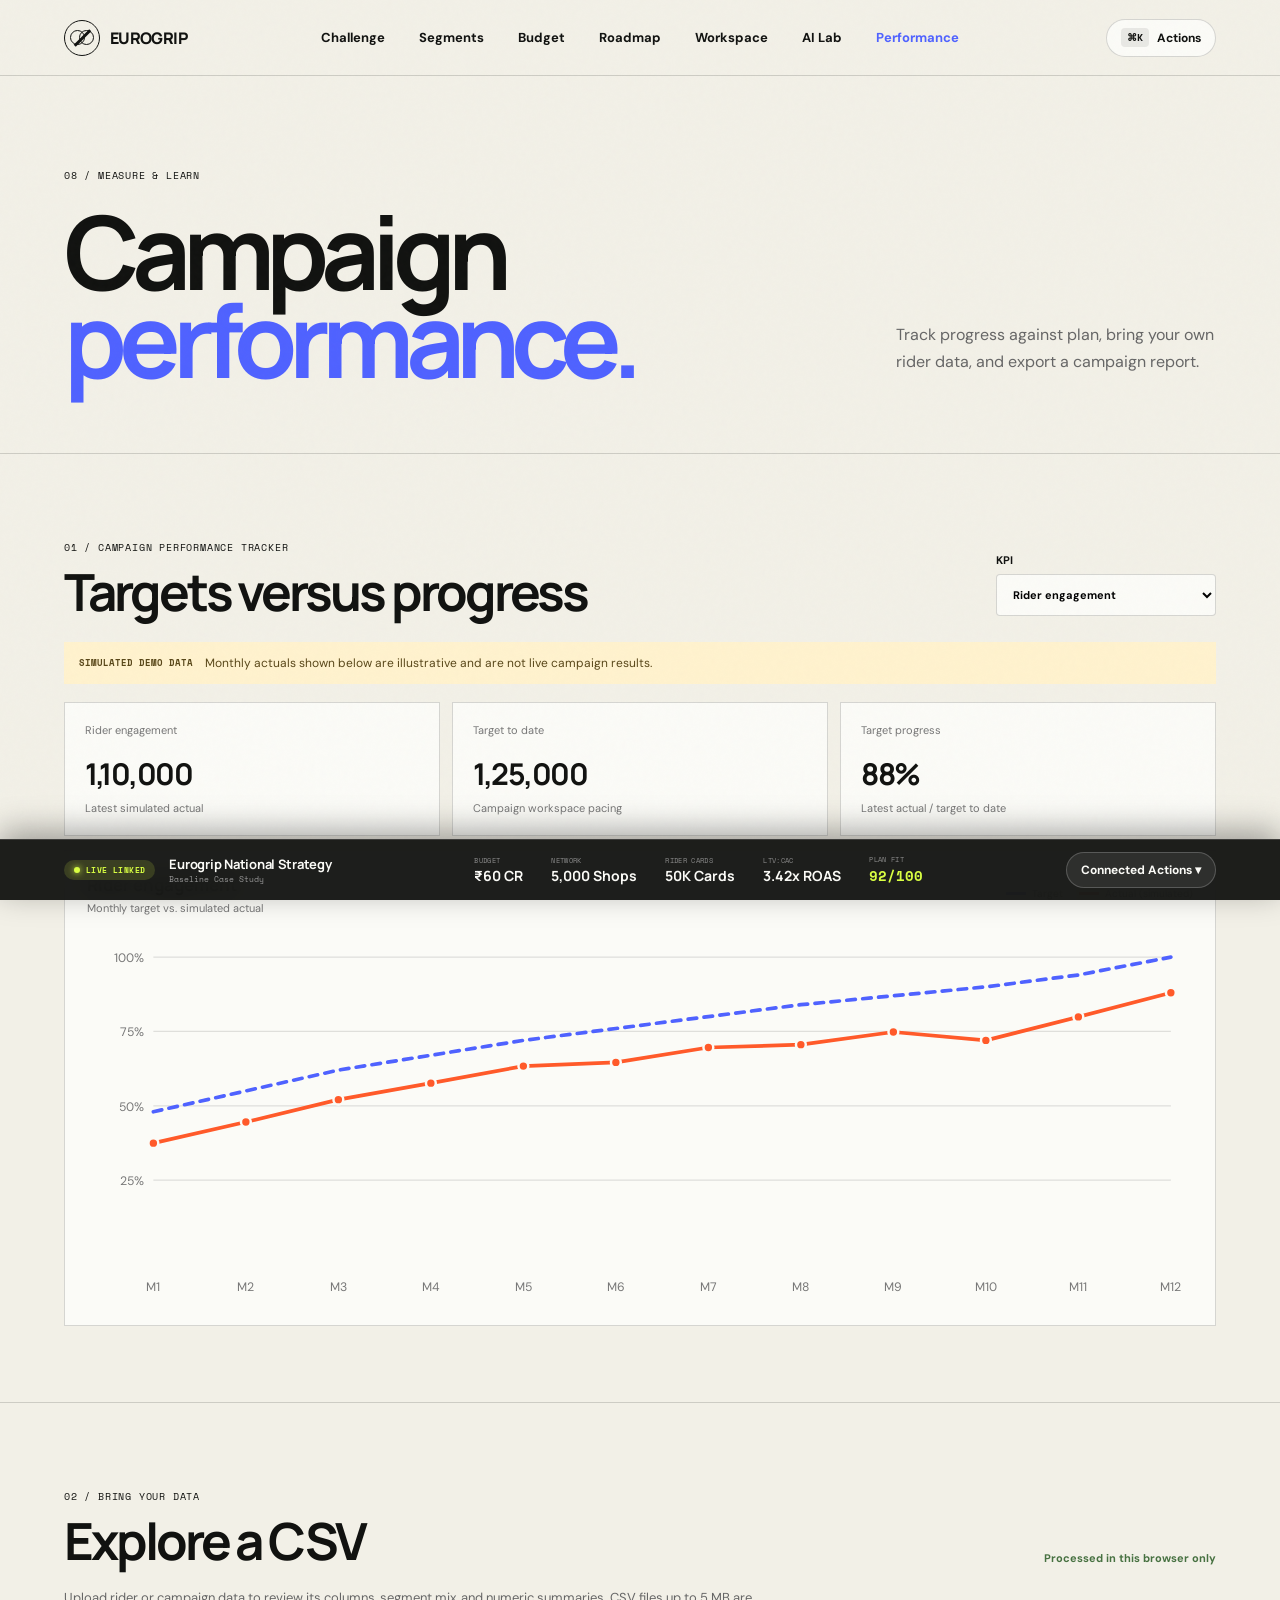
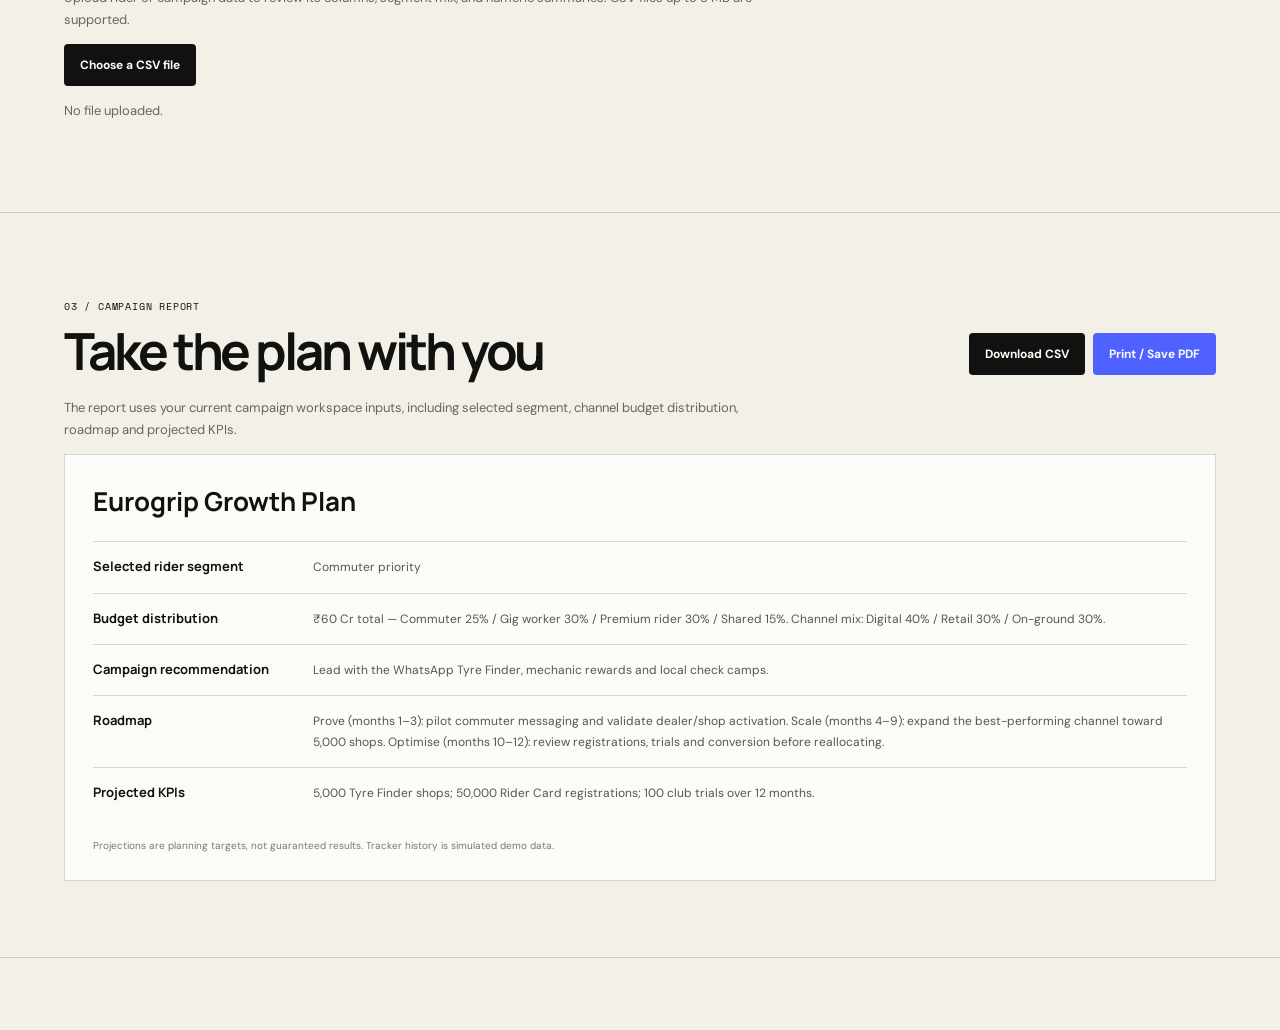
<file: performance.html>
<!doctype html>
<html lang="en">
<head>
  <meta charset="UTF-8">
  <meta name="viewport" content="width=device-width, initial-scale=1.0">
  <meta name="description" content="Track campaign KPIs, explore your CSV data, and export a Eurogrip campaign report.">
  <title>Performance &amp; Reports — Eurogrip</title>
  <link rel="preconnect" href="https://fonts.googleapis.com">
  <link rel="preconnect" href="https://fonts.gstatic.com" crossorigin>
  <link href="https://fonts.googleapis.com/css2?family=DM+Sans:wght@400;500;600;700&family=Manrope:wght@500;600;700;800&family=Space+Mono:wght@700&display=swap" rel="stylesheet">
  <link rel="stylesheet" href="styles.css">
  <script src="common-nav.js" defer></script>
  <script src="performance.js" defer></script>
</head>
<body class="performance-page">
  <div class="grain" aria-hidden="true"></div>
  <header class="nav page-nav">
    <a class="brand" href="index.html"><span class="brand-mark"><span></span></span><span>EUROGRIP</span></a>
    <nav aria-label="Primary navigation">
      <a href="challenge.html">Challenge</a><a href="segments.html">Segments</a><a href="budget.html">Budget</a>
      <a href="roadmap.html">Roadmap</a><a href="workspace.html">Workspace</a><a href="intelligence.html">AI Lab</a>
    </nav>
    <button class="palette-trigger" type="button" aria-label="Open Command Palette"><kbd>⌘K</kbd> <span>Actions</span></button>
  </header>
  <main>
    <section class="performance-hero">
      <div>
        <p class="section-number">08 / MEASURE &amp; LEARN</p>
        <h1>Campaign<br><em>performance.</em></h1>
      </div>
      <p>Track progress against plan, bring your own rider data, and export a campaign report.</p>
    </section>
    <section class="performance-section" aria-labelledby="tracker-title">
      <div class="performance-section-heading">
        <div><p class="section-number">01 / CAMPAIGN PERFORMANCE TRACKER</p><h2 id="tracker-title">Targets versus progress</h2></div>
        <label class="performance-select">KPI
          <select id="tracker-kpi">
            <option value="engagement">Rider engagement</option>
            <option value="dealers">Dealer participation</option>
            <option value="shops">Tyre Finder shop coverage</option>
            <option value="cards">Rider Card registrations</option>
            <option value="consideration">Premium brand consideration</option>
          </select>
        </label>
      </div>
      <p class="simulation-note"><strong>SIMULATED DEMO DATA</strong> Monthly actuals shown below are illustrative and are not live campaign results.</p>
      <div class="tracker-kpis" id="tracker-kpis"></div>
      <div class="tracker-chart-card">
        <div class="tracker-chart-heading"><div><strong id="chart-kpi-title">Rider engagement</strong><small>Monthly target vs. simulated actual</small></div><div class="chart-legend"><span><i class="legend-target"></i>Target</span><span><i class="legend-actual"></i>Actual (simulated)</span></div></div>
        <div class="tracker-chart" id="tracker-chart" role="img" aria-label="Monthly target and simulated actual chart"></div>
      </div>
    </section>
    <section class="performance-section dataset-section" aria-labelledby="dataset-title">
      <div class="performance-section-heading">
        <div><p class="section-number">02 / BRING YOUR DATA</p><h2 id="dataset-title">Explore a CSV</h2></div>
        <span class="dataset-private-note">Processed in this browser only</span>
      </div>
      <p>Upload rider or campaign data to review its columns, segment mix, and numeric summaries. CSV files up to 5 MB are supported.</p>
      <label class="upload-control" for="dataset-file">Choose a CSV file<input id="dataset-file" type="file" accept=".csv,text/csv"></label>
      <p id="dataset-status" class="dataset-status" role="status" aria-live="polite">No file uploaded.</p>
      <div id="dataset-results" class="dataset-results" hidden></div>
    </section>
    <section class="performance-section report-section" aria-labelledby="report-title">
      <div class="performance-section-heading">
        <div><p class="section-number">03 / CAMPAIGN REPORT</p><h2 id="report-title">Take the plan with you</h2></div>
        <div class="report-actions"><button type="button" id="download-report">Download CSV</button><button type="button" id="print-report">Print / Save PDF</button></div>
      </div>
      <p>The report uses your current campaign workspace inputs, including selected segment, channel budget distribution, roadmap and projected KPIs.</p>
      <article id="campaign-report" class="campaign-report"></article>
    </section>
  </main>
</body>
</html>
</file>
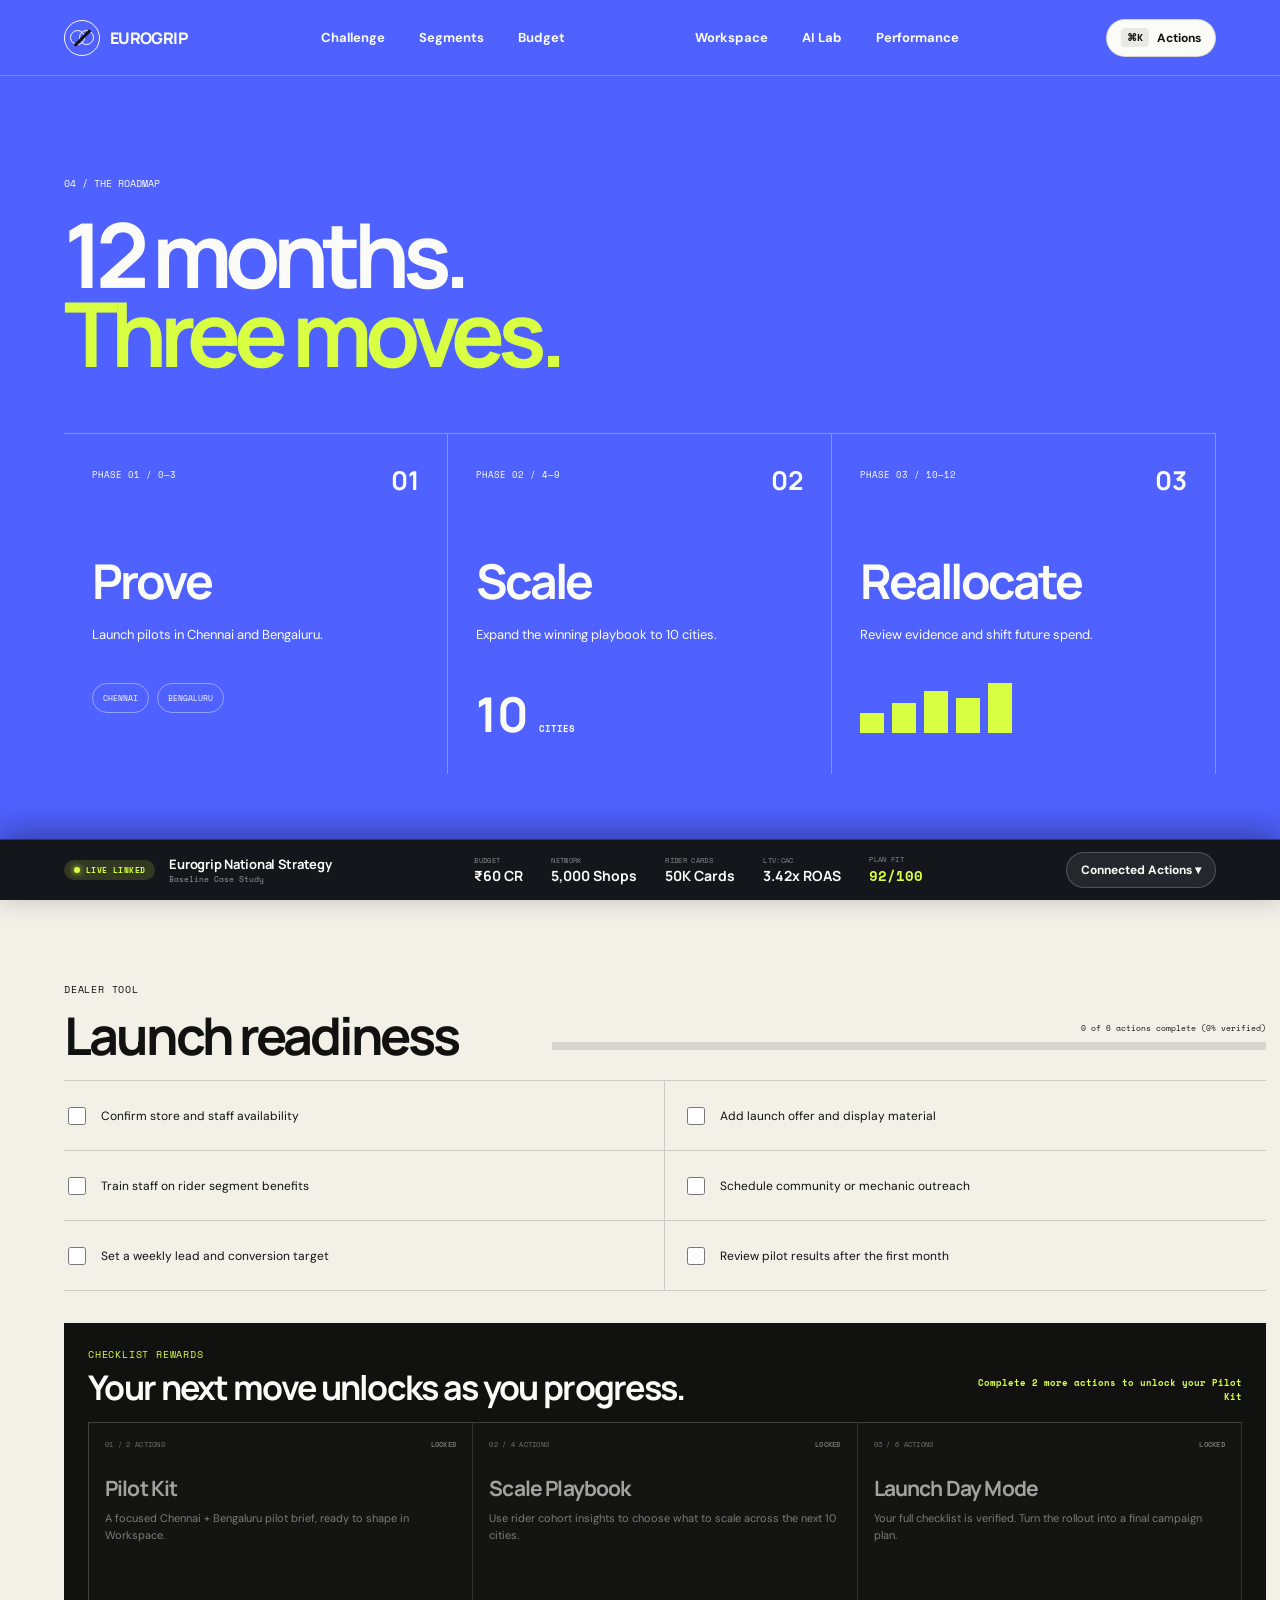
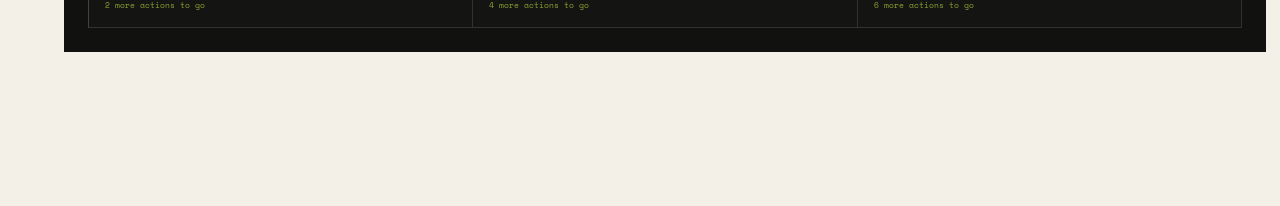
<file: roadmap.html>
<!doctype html>
<html lang="en">
<head><meta charset="UTF-8"><meta name="viewport" content="width=device-width,initial-scale=1"><title>Roadmap — Eurogrip</title><link href="https://fonts.googleapis.com/css2?family=DM+Sans:wght@400;500;600;700&family=Manrope:wght@500;600;700;800&family=Space+Mono:wght@700&display=swap" rel="stylesheet"><link rel="stylesheet" href="styles.css"><script src="common-nav.js" defer></script><script src="cmd-palette.js" defer></script></head>
<body><header class="nav page-nav dark-nav"><a class="brand" href="index.html"><span class="brand-mark"><span></span></span><span>EUROGRIP</span></a><nav><a href="challenge.html">Challenge</a><a href="segments.html">Segments</a><a href="budget.html">Budget</a><a class="active" href="roadmap.html">Roadmap</a><a href="workspace.html">Workspace</a><a href="intelligence.html">AI Lab</a></nav><button class="palette-trigger" type="button" aria-label="Command Palette"><kbd>⌘K</kbd> <span>Actions</span></button></header>
<main><section class="roadmap-route"><div class="route-title"><p>04 / THE ROADMAP</p><h1>12 months.<br><em>Three moves.</em></h1></div><div class="roadmap-route-grid"><article><span>PHASE 01 / 0—3</span><strong>01</strong><h2>Prove</h2><p>Launch pilots in Chennai and Bengaluru.</p><div><i>CHENNAI</i><i>BENGALURU</i></div></article><article><span>PHASE 02 / 4—9</span><strong>02</strong><h2>Scale</h2><p>Expand the winning playbook to 10 cities.</p><b>10 <small>CITIES</small></b></article><article><span>PHASE 03 / 10—12</span><strong>03</strong><h2>Reallocate</h2><p>Review evidence and shift future spend.</p><div class="route-bars"><i></i><i></i><i></i><i></i><i></i></div></article></div></section>
<section class="dealer-launch" aria-labelledby="dealer-launch-title">
  <div><p class="section-number">DEALER TOOL</p><h2 id="dealer-launch-title">Launch readiness</h2></div>
  <div><p id="dealer-progress-label">0 of 6 actions complete</p><div class="dealer-progress"><i id="dealer-progress-bar"></i></div></div>
  <div class="dealer-checklist">
    <label><input type="checkbox" data-dealer-task><span>Confirm store and staff availability</span></label>
    <label><input type="checkbox" data-dealer-task><span>Add launch offer and display material</span></label>
    <label><input type="checkbox" data-dealer-task><span>Train staff on rider segment benefits</span></label>
    <label><input type="checkbox" data-dealer-task><span>Schedule community or mechanic outreach</span></label>
    <label><input type="checkbox" data-dealer-task><span>Set a weekly lead and conversion target</span></label>
    <label><input type="checkbox" data-dealer-task><span>Review pilot results after the first month</span></label>
  </div>
  <section class="launch-unlocks" id="launch-unlocks" aria-labelledby="launch-unlocks-title" aria-live="polite">
    <div class="launch-unlocks-head">
      <div><p class="section-number">CHECKLIST REWARDS</p><h3 id="launch-unlocks-title">Your next move unlocks as you progress.</h3></div>
      <strong id="launch-unlocks-status">Complete 2 actions to unlock your Pilot Kit</strong>
    </div>
    <div class="launch-milestones" id="launch-milestones"></div>
  </section>
</section>
</main>
<script src="common-nav.js" defer></script>
<script src="roadmap-page.js" defer></script></body></html>
</file>
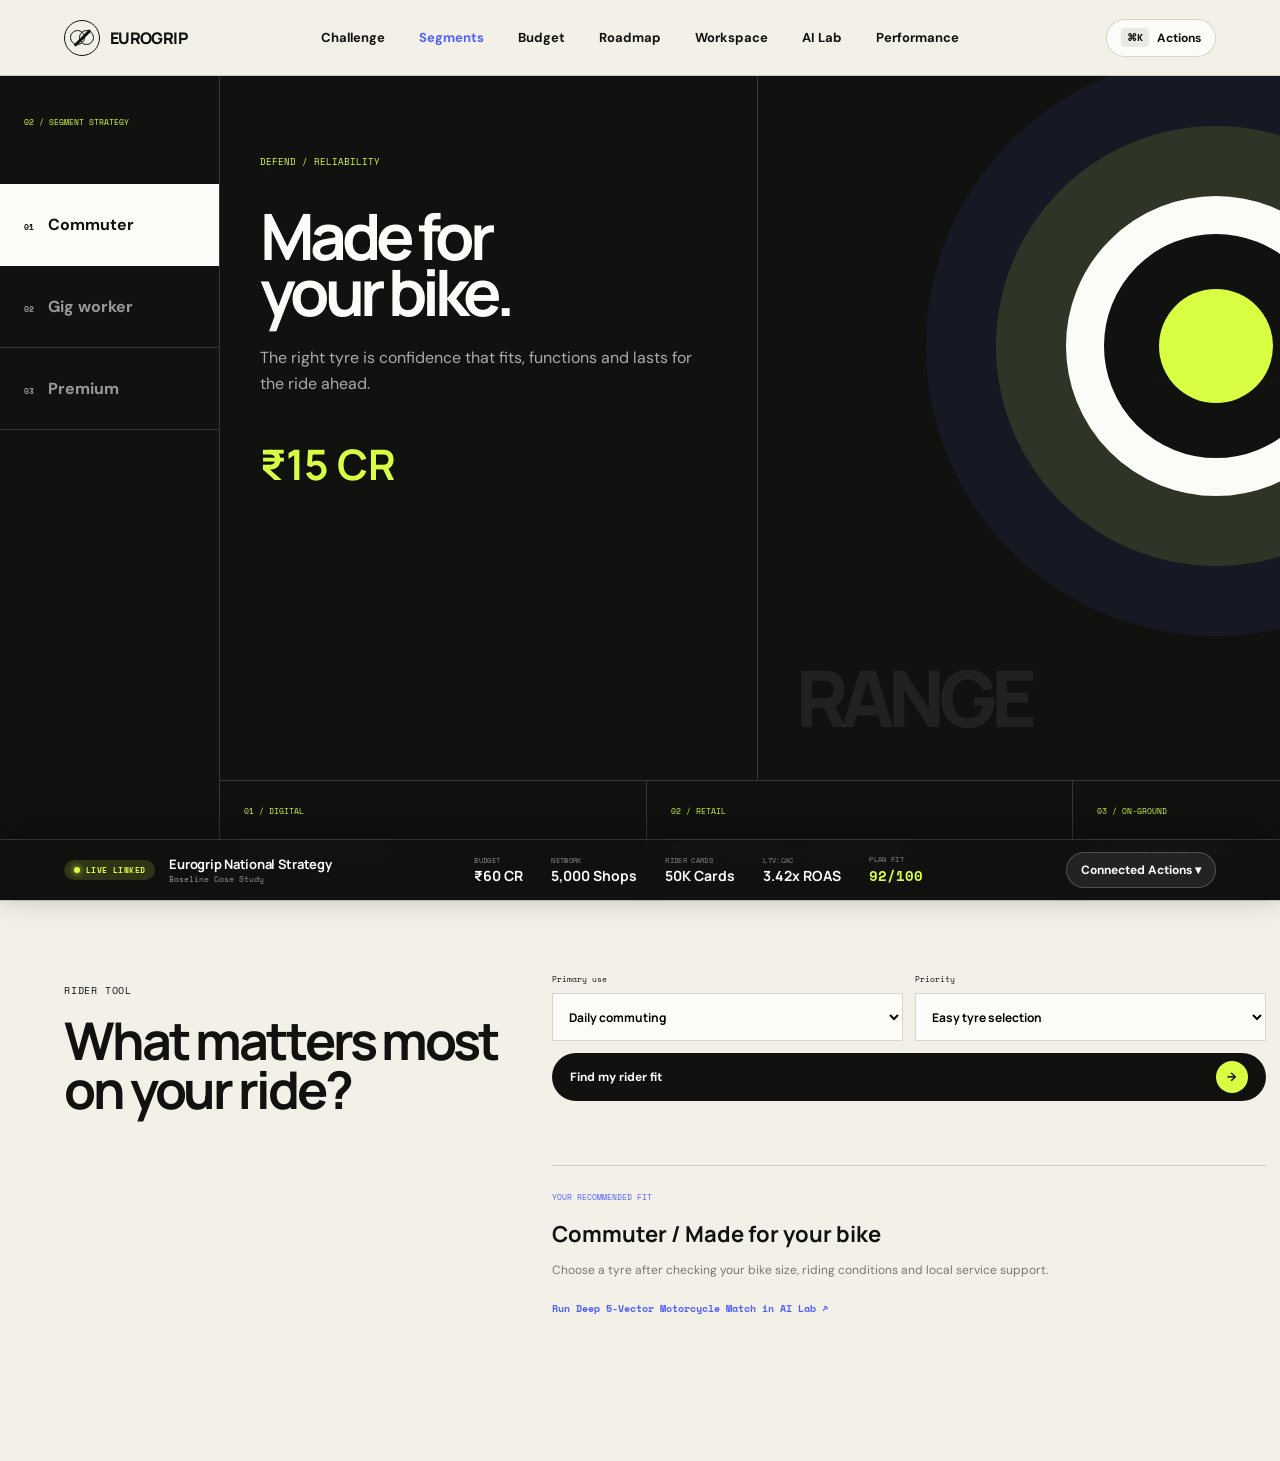
<file: segments.html>
<!doctype html>
<html lang="en">
<head>
  <meta charset="UTF-8"><meta name="viewport" content="width=device-width,initial-scale=1">
  <title>Rider Segments — Eurogrip</title>
  <link rel="preconnect" href="https://fonts.googleapis.com"><link rel="preconnect" href="https://fonts.gstatic.com" crossorigin>
  <link href="https://fonts.googleapis.com/css2?family=DM+Sans:wght@400;500;600;700&family=Manrope:wght@500;600;700;800&family=Space+Mono:wght@700&display=swap" rel="stylesheet">
  <link rel="stylesheet" href="styles.css"><script src="common-nav.js" defer></script><script src="segments-page.js" defer></script>
</head>
<body>
  <header class="nav page-nav">
    <a class="brand" href="index.html"><span class="brand-mark"><span></span></span><span>EUROGRIP</span></a>
    <nav>
      <a href="challenge.html">Challenge</a>
      <a class="active" href="segments.html">Segments</a>
      <a href="budget.html">Budget</a>
      <a href="roadmap.html">Roadmap</a>
      <a href="workspace.html">Workspace</a>
      <a href="intelligence.html">AI Lab</a>
    </nav>
    <button class="palette-trigger" type="button" aria-label="Command Palette">
      <kbd>⌘K</kbd> <span>Actions</span>
    </button>
  </header>
  <main>
    <section class="segment-route">
      <aside><p>02 / SEGMENT STRATEGY</p><button class="route-tab active" data-segment="commuter"><span>01</span>Commuter</button><button class="route-tab" data-segment="gig"><span>02</span>Gig worker</button><button class="route-tab" data-segment="premium"><span>03</span>Premium</button></aside>
      <div class="segment-route-copy"><p id="route-role">DEFEND / RELIABILITY</p><h1 id="route-promise">Made for<br>your bike.</h1><p id="route-description">The right tyre is confidence that fits, functions and lasts for the ride ahead.</p><strong id="route-budget">₹15 CR</strong></div>
      <div class="segment-route-visual"><div></div><span id="route-word">RANGE</span></div>
      <div class="route-activation" id="route-activation"><article><span>01 / DIGITAL</span><strong>Tyre finder on WhatsApp</strong></article><article><span>02 / RETAIL</span><strong>Finder in every shop + mechanic rewards</strong></article><article><span>03 / ON-GROUND</span><strong>Free tyre check camps</strong></article></div>
    </section>
    <section class="rider-finder" aria-labelledby="rider-finder-title">
      <div>
        <p class="section-number">RIDER TOOL</p>
        <h2 id="rider-finder-title">What matters most on your ride?</h2>
      </div>
      <div class="rider-finder-controls">
        <label>Primary use
          <select id="rider-use"><option value="commuter">Daily commuting</option><option value="gig">Delivery or work rides</option><option value="premium">Weekend or performance rides</option></select>
        </label>
        <label>Priority
          <select id="rider-priority"><option value="fit">Easy tyre selection</option><option value="uptime">Minimum downtime</option><option value="proof">Performance proof</option></select>
        </label>
        <button id="find-rider-fit" type="button">Find my rider fit <span>→</span></button>
      </div>
      <div class="rider-finder-result" id="rider-finder-result" aria-live="polite">
        <span>YOUR RECOMMENDED FIT</span>
        <strong>Commuter / Made for your bike</strong>
        <p>Choose a tyre after checking your bike size, riding conditions and local service support.</p>
        <a href="intelligence.html#recommender" class="inline-ai-link">Run Deep 5-Vector Motorcycle Match in AI Lab ↗</a>
      </div>
    </section>
  </main>
</body>
</html>
</file>
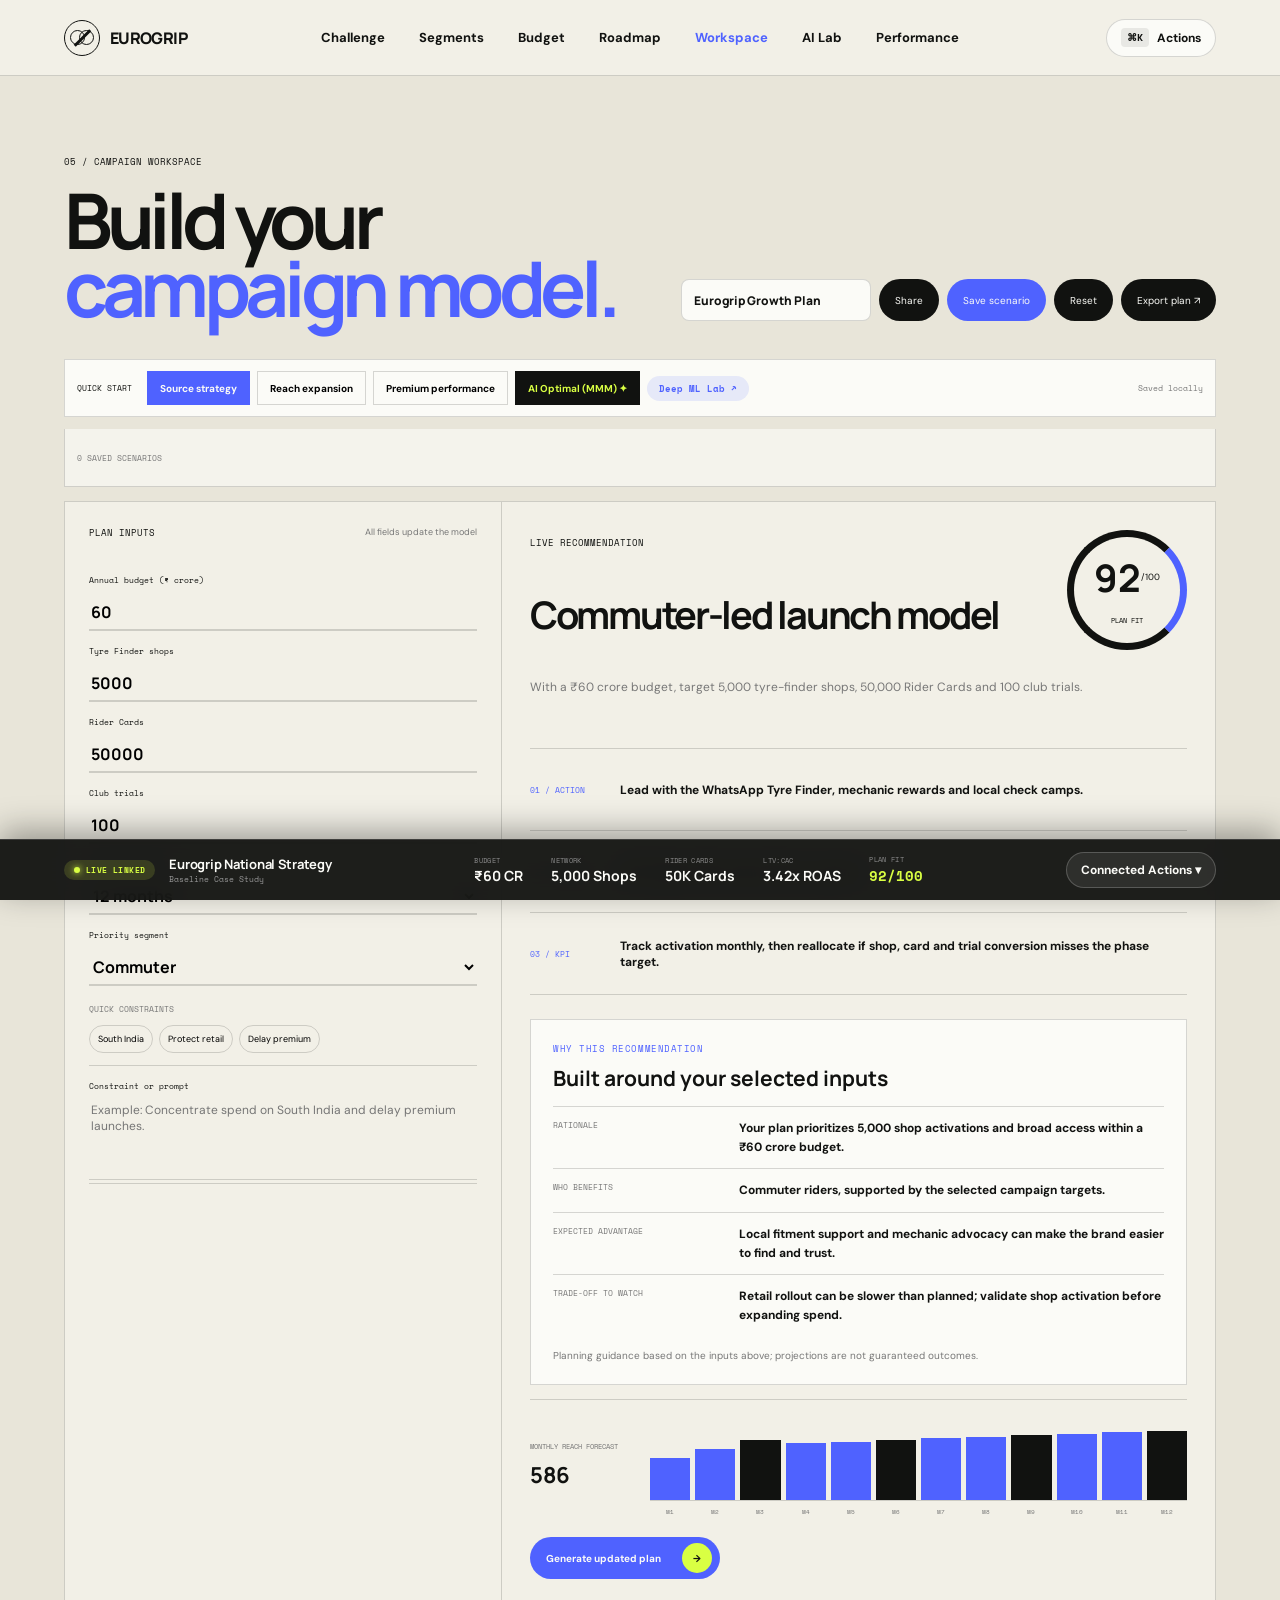
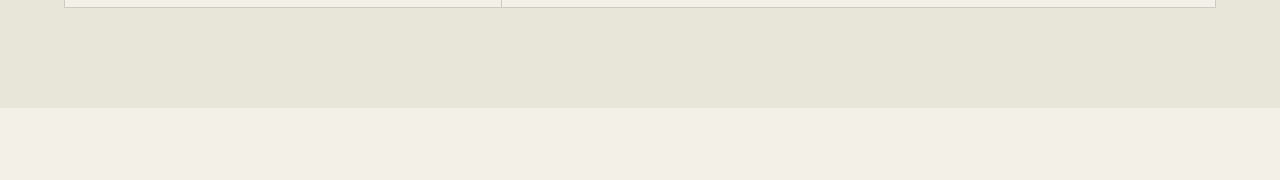
<file: workspace.html>
<!doctype html>
<html lang="en">
<head><meta charset="UTF-8"><meta name="viewport" content="width=device-width,initial-scale=1"><title>Campaign Workspace — Eurogrip</title><link href="https://fonts.googleapis.com/css2?family=DM+Sans:wght@400;500;600;700&family=Manrope:wght@500;600;700;800&family=Space+Mono:wght@700&display=swap" rel="stylesheet"><link rel="stylesheet" href="styles.css"><script src="common-nav.js" defer></script><script src="cmd-palette.js" defer></script><script src="workspace.js" defer></script></head>
<body><header class="nav page-nav"><a class="brand" href="index.html"><span class="brand-mark"><span></span></span><span>EUROGRIP</span></a><nav><a href="challenge.html">Challenge</a><a href="segments.html">Segments</a><a href="budget.html">Budget</a><a href="roadmap.html">Roadmap</a><a class="active" href="workspace.html">Workspace</a><a href="intelligence.html">AI Lab</a></nav><button class="palette-trigger" type="button" aria-label="Command Palette"><kbd>⌘K</kbd> <span>Actions</span></button></header>
<main><section class="workspace-route">
  <div class="workspace-route-head">
    <div><p>05 / CAMPAIGN WORKSPACE</p><h1>Build your<br><em>campaign model.</em></h1></div>
    <div class="workspace-header-actions">
      <input id="project-name" class="project-name" value="Eurogrip Growth Plan" aria-label="Project name">
      <button id="share-workspace" type="button">Share</button>
      <button id="save-scenario" type="button">Save scenario</button>
      <button id="reset-workspace" type="button">Reset</button>
      <button id="export-workspace" type="button">Export plan ↗</button>
    </div>
  </div>
  <div class="workspace-preset-bar" role="group" aria-label="Strategy presets">
    <span>QUICK START</span>
    <button type="button" class="active" data-preset="base">Source strategy</button>
    <button type="button" data-preset="reach">Reach expansion</button>
    <button type="button" data-preset="performance">Premium performance</button>
    <button type="button" data-preset="ai-opt" class="ai-opt-btn">AI Optimal (MMM) ✦</button>
    <a href="intelligence.html" class="ai-lab-link-pill">Deep ML Lab ↗</a>
    <span id="draft-status" role="status" aria-live="polite">Saved locally</span>
  </div>
  <div class="scenario-history" id="scenario-history" aria-label="Saved scenarios"></div>
  <div class="workspace-route-grid">
    <aside>
      <div class="input-heading"><span>PLAN INPUTS</span><small>All fields update the model</small></div>
      <label>Annual budget (₹ crore)<input id="workspace-budget" type="number" value="60" min="10" max="200"></label>
      <label>Tyre Finder shops<input id="workspace-shops" type="number" value="5000" min="100" max="100000"></label>
      <label>Rider Cards<input id="workspace-cards" type="number" value="50000" min="1000" max="1000000"></label>
      <label>Club trials<input id="workspace-trials" type="number" value="100" min="10" max="10000"></label>
      <label>Launch duration<select id="workspace-months"><option value="12">12 months</option><option value="9">9 months</option><option value="6">6 months</option><option value="3">3 months</option></select></label>
      <label>Priority segment<select id="workspace-segment"><option>Commuter</option><option>Gig worker</option><option>Premium rider</option></select></label>
      <div class="constraint-wrap"><span>QUICK CONSTRAINTS</span><div><button type="button" data-constraint="Concentrate spend on South India">South India</button><button type="button" data-constraint="Protect the retail channel">Protect retail</button><button type="button" data-constraint="Delay premium launches until after pilot validation">Delay premium</button></div></div>
      <label>Constraint or prompt<textarea id="workspace-prompt" rows="3" maxlength="240" placeholder="Example: Concentrate spend on South India and delay premium launches."></textarea></label>
    </aside>
    <div class="workspace-results">
      <span>LIVE RECOMMENDATION</span>
      <div class="workspace-score"><strong id="workspace-score">92</strong><small>/100</small><p>PLAN FIT</p></div>
      <h2 id="workspace-headline">Commuter-led launch model</h2>
      <p id="workspace-summary">With a ₹60 crore budget, target 5,000 tyre-finder shops, 50,000 Rider Cards and 100 club trials.</p>
      <div class="workspace-actions-list"><article><small>01 / ACTION</small><strong id="workspace-action">Lead with the WhatsApp Tyre Finder, mechanic rewards and local check camps.</strong></article><article><small>02 / CHANNEL</small><strong id="workspace-channel">40% digital / 30% retail / 30% on-ground</strong></article><article><small>03 / KPI</small><strong id="workspace-kpi">Track activation monthly, then reallocate if shop, card and trial conversion misses the phase target.</strong></article></div>
      <section class="recommendation-explainer" aria-labelledby="recommendation-explainer-title">
        <p>WHY THIS RECOMMENDATION</p>
        <h3 id="recommendation-explainer-title">Built around your selected inputs</h3>
        <div><span>RATIONALE</span><strong id="recommendation-reason"></strong></div>
        <div><span>WHO BENEFITS</span><strong id="recommendation-segment"></strong></div>
        <div><span>EXPECTED ADVANTAGE</span><strong id="recommendation-upside"></strong></div>
        <div><span>TRADE-OFF TO WATCH</span><strong id="recommendation-risk"></strong></div>
        <small>Planning guidance based on the inputs above; projections are not guaranteed outcomes.</small>
      </section>
      <div class="forecast" aria-label="12 month forecast"><div><span>MONTHLY REACH FORECAST</span><strong id="forecast-value">5,000</strong></div><div class="forecast-bars" id="forecast-bars"></div></div>
      <div class="generated-plan" id="generated-plan" hidden>
        <div><span>GENERATED ACTION PLAN</span><strong id="generated-at">Ready to review</strong></div>
        <ol id="generated-steps"></ol>
      </div>
      <button id="generate-workspace" type="button"><span>Generate updated plan</span><b>→</b></button>
    </div>
  </div>
</section></main></body></html>
</file>
<file: styles.css>
:root {
  --ink: #111210;
  --paper: #f2f0e7;
  --white: #fbfbf7;
  --acid: #d9ff43;
  --blue: #4f62ff;
  --orange: #ff5a2a;
  --line: rgba(17, 18, 16, .16);
}

* { box-sizing: border-box; }
html { scroll-behavior: smooth; }
body { margin: 0; color: var(--ink); background: var(--paper); font-family: "DM Sans", sans-serif; }
button, a { font: inherit; }
a { color: inherit; text-decoration: none; }
.grain { position: fixed; inset: 0; z-index: 20; pointer-events: none; opacity: .025; background-image: url("data:image/svg+xml,%3Csvg viewBox='0 0 180 180' xmlns='http://www.w3.org/2000/svg'%3E%3Cfilter id='n'%3E%3CfeTurbulence type='fractalNoise' baseFrequency='.9' numOctaves='3' stitchTiles='stitch'/%3E%3C/filter%3E%3Crect width='100%25' height='100%25' filter='url(%23n)' opacity='.8'/%3E%3C/svg%3E"); }

.nav { height: 82px; padding: 0 5vw; display: grid; grid-template-columns: 1fr auto 1fr; align-items: center; border-bottom: 1px solid var(--line); background: rgba(242,240,231,.92); position: relative; z-index: 15; }
.brand, .footer-brand { display: flex; align-items: center; gap: 10px; font-family: "Manrope"; font-weight: 800; letter-spacing: -.04em; }
.brand-mark { width: 36px; height: 36px; border-radius: 50%; border: 1px solid var(--ink); display: grid; place-items: center; position: relative; }
.brand-mark:before, .brand-mark:after { content: ""; position: absolute; width: 13px; height: 13px; border-radius: 50%; border: 1px solid currentColor; }
.brand-mark:before { left: 5px; } .brand-mark:after { right: 5px; }
.brand-mark span { width: 3px; height: 22px; background: var(--ink); transform: rotate(45deg); z-index: 1; }
.nav nav { display: flex; gap: 34px; font-size: 13px; font-weight: 700; }
.nav nav a { position: relative; }
.nav nav a:after { content: ""; position: absolute; height: 2px; left: 0; right: 100%; bottom: -7px; background: var(--ink); transition: .3s; }
.nav nav a:hover:after { right: 0; }
.source-button { justify-self: end; border: 0; background: none; font-size: 13px; font-weight: 700; cursor: pointer; }
.source-button span { margin-left: 6px; }
.menu-button { display: none; }

.hero { min-height: 690px; height: calc(100vh - 82px); max-height: 820px; position: relative; overflow: hidden; display: grid; grid-template-columns: 54% 46%; border-bottom: 1px solid var(--line); }
.hero-copy { padding: 7vh 0 130px 5vw; position: relative; z-index: 2; }
.eyebrow { margin: 0 0 28px; display: flex; gap: 24px; font-family: "Space Mono"; font-size: 10px; letter-spacing: .08em; }
.hero h1 { margin: 0; font-family: "Manrope"; font-size: clamp(72px, 8vw, 126px); line-height: .82; letter-spacing: -.085em; }
.hero h1 em { color: var(--blue); font-style: normal; }
.hero-lede { max-width: 540px; margin: 38px 0 28px; font-size: clamp(17px, 1.35vw, 21px); line-height: 1.55; }
.primary-button { width: 210px; height: 52px; border-radius: 100px; background: var(--ink); color: var(--white); display: flex; align-items: center; justify-content: space-between; padding: 0 18px 0 22px; font-size: 13px; font-weight: 700; }
.primary-button span { width: 34px; height: 34px; border-radius: 50%; background: var(--acid); color: var(--ink); display: grid; place-items: center; }
.hero-visual { position: relative; background: var(--acid); min-width: 0; }
.hero-visual:before { content: ""; position: absolute; width: 50%; height: 120%; background: var(--blue); transform: rotate(24deg); right: -20%; top: -30%; opacity: .95; }
.orbit { position: absolute; border: 1px solid rgba(17,18,16,.25); border-radius: 50%; z-index: 1; }
.orbit-a { width: 520px; height: 520px; left: -30px; top: 70px; } .orbit-b { width: 360px; height: 360px; left: 50px; top: 150px; }
.tyre { position: absolute; width: 310px; height: 310px; border-radius: 50%; background: #151515; left: 21%; top: 23%; z-index: 3; box-shadow: 28px 36px 50px rgba(17,18,16,.24); transform: rotate(-18deg); }
.tyre-side { position: absolute; inset: 48px; border-radius: 50%; background: #e9e7dc; border: 18px solid #232323; box-shadow: inset 0 0 0 2px #777; display: grid; place-items: center; }
.hub { width: 74px; height: 74px; border-radius: 50%; background: var(--ink); border: 11px solid #aaa; }
.tread { position: absolute; inset: -3px; border-radius: 50%; background: repeating-conic-gradient(from 0deg, transparent 0 7deg, rgba(255,255,255,.13) 8deg 9deg); }
.promise-card { position: absolute; right: 24px; bottom: 72px; z-index: 4; width: 170px; height: 170px; background: var(--ink); color: var(--white); padding: 18px; transform: rotate(5deg); box-shadow: 16px 16px 0 rgba(255,255,255,.2); }
.promise-card span { font-family: "Space Mono"; font-size: 9px; color: var(--acid); }
.promise-card strong { display: block; margin-top: 38px; font-family: "Manrope"; font-size: 24px; line-height: 1; letter-spacing: -.05em; }
.hero-stats { position: absolute; bottom: 0; left: 0; width: 54%; height: 112px; background: var(--paper); border-top: 1px solid var(--line); display: grid; grid-template-columns: repeat(3,1fr); z-index: 5; }
.hero-stats div { padding: 20px 2vw; border-right: 1px solid var(--line); }
.hero-stats strong { display: block; font-family: "Manrope"; font-size: 38px; letter-spacing: -.06em; line-height: 1; }
.hero-stats strong span { font-size: 14px; margin-left: 3px; color: var(--blue); }
.hero-stats small { display: block; margin-top: 10px; font-size: 11px; color: #777; }

.ticker { height: 48px; overflow: hidden; background: var(--ink); color: var(--white); display: flex; align-items: center; }
.ticker div { width: max-content; display: flex; align-items: center; gap: 35px; animation: ticker 22s linear infinite; }
.ticker span { font-family: "Space Mono"; font-size: 12px; white-space: nowrap; }
.ticker b { color: var(--acid); }
@keyframes ticker { to { transform: translateX(-50%); } }

.section { padding: 100px 5vw; }
.section-number { font-family: "Space Mono"; font-size: 10px; letter-spacing: .08em; }
.challenge-grid { margin-top: 56px; display: grid; grid-template-columns: 1.2fr .8fr; gap: 8vw; }
.kicker { font-family: "Space Mono"; font-size: 10px; letter-spacing: .08em; }
.challenge-grid h2, .investment-head h2, .roadmap-head h2, .targets-head h2 { margin: 18px 0 0; font-family: "Manrope"; font-size: clamp(54px, 6vw, 88px); line-height: .92; letter-spacing: -.075em; }
.challenge-grid h2 span { color: var(--blue); }
.challenge-copy { align-self: end; max-width: 520px; }
.challenge-copy .lead { font-size: 24px; line-height: 1.35; font-weight: 700; }
.challenge-copy p:last-child { line-height: 1.7; color: #60615c; }
.truth-row { margin-top: 80px; border-top: 1px solid var(--line); display: grid; grid-template-columns: repeat(3,1fr); }
.truth-row article { min-height: 230px; padding: 24px 28px 20px; border-right: 1px solid var(--line); position: relative; }
.truth-row article:first-child { border-left: 1px solid var(--line); }
.truth-index { font-family: "Space Mono"; font-size: 10px; }
.truth-icon { height: 84px; margin: 24px 0 8px; position: relative; }
.truth-icon:before { content: ""; position: absolute; width: 68px; height: 68px; border: 1px solid var(--ink); border-radius: 50%; }
.truth-icon i { position: absolute; width: 34px; height: 34px; left: 17px; top: 17px; border-radius: 50%; background: var(--blue); }
.gig-icon i { background: var(--orange); border-radius: 4px; transform: rotate(45deg); }
.premium-icon i { background: var(--acid); border: 12px solid var(--ink); width: 68px; height: 68px; left: 0; top: 0; }
.truth-row h3 { margin: 0 0 4px; font-family: "Manrope"; font-size: 20px; }
.truth-row p { margin: 0; font-size: 13px; color: #777; }

.dark-section { background: var(--ink); color: var(--white); padding-bottom: 60px; }
.section-heading { display: flex; justify-content: space-between; align-items: center; }
.section-heading > p { font-size: 13px; color: var(--acid); }
.segment-tabs { margin-top: 38px; border-bottom: 1px solid rgba(255,255,255,.18); display: grid; grid-template-columns: repeat(3,1fr); }
.segment-tab { height: 70px; border: 0; border-right: 1px solid rgba(255,255,255,.18); background: transparent; color: #aaa; text-align: left; padding: 0 24px; cursor: pointer; font-family: "Manrope"; font-weight: 700; }
.segment-tab:first-child { border-left: 1px solid rgba(255,255,255,.18); }
.segment-tab span { margin-right: 18px; font-family: "Space Mono"; font-size: 9px; }
.segment-tab.active { background: var(--white); color: var(--ink); }
.segment-stage { min-height: 510px; border-bottom: 1px solid rgba(255,255,255,.18); display: grid; grid-template-columns: 42% 58%; }
.segment-copy { padding: 58px 7vw 40px 0; border-right: 1px solid rgba(255,255,255,.18); }
.segment-label { font-family: "Space Mono"; color: var(--acid); font-size: 10px; letter-spacing: .08em; }
.segment-copy h2 { margin: 32px 0 22px; font-family: "Manrope"; font-size: clamp(58px, 6vw, 84px); line-height: .88; letter-spacing: -.08em; }
.segment-description { max-width: 460px; color: #bbb; line-height: 1.65; }
.segment-budget { margin-top: 34px; display: flex; align-items: end; gap: 16px; }
.segment-budget span { font-family: "Space Mono"; font-size: 9px; padding-bottom: 8px; }
.segment-budget strong { font-family: "Manrope"; font-size: 38px; color: var(--acid); }
.segment-visual { min-height: 510px; position: relative; overflow: hidden; }
.visual-ring { position: absolute; border-radius: 50%; border: 1px solid rgba(255,255,255,.15); }
.ring-one { width: 440px; height: 440px; right: 4%; top: 36px; } .ring-two { width: 300px; height: 300px; right: 16%; top: 106px; }
.visual-product { position: absolute; width: 260px; height: 260px; border-radius: 50%; right: 16%; top: 126px; background: #252625; border: 28px solid #090909; box-shadow: inset 0 0 0 1px #777; z-index: 2; }
.visual-product div { position: absolute; inset: 42px; border-radius: 50%; background: var(--acid); border: 18px solid var(--white); }
.visual-product span { position: absolute; width: 58px; height: 58px; border-radius: 50%; background: var(--ink); left: 73px; top: 73px; }
.visual-word { position: absolute; left: 35px; bottom: 38px; margin: 0; font-family: "Manrope"; font-size: 82px; font-weight: 800; letter-spacing: -.08em; color: rgba(255,255,255,.08); }
.activation-panel { display: grid; grid-template-columns: 16% 84%; padding-top: 32px; }
.activation-panel > p { font-family: "Space Mono"; font-size: 9px; color: var(--acid); }
.activation-list { display: grid; grid-template-columns: repeat(3,1fr); }
.activation-list article { min-height: 105px; border-left: 1px solid rgba(255,255,255,.18); padding: 12px 18px; display: flex; gap: 18px; }
.activation-list article > span { font-family: "Space Mono"; font-size: 9px; color: var(--acid); }
.activation-list small { display: block; margin-bottom: 28px; font-family: "Space Mono"; font-size: 8px; color: #777; }
.activation-list strong { font-size: 13px; line-height: 1.35; }

.investment-head { margin: 55px 0 60px; display: grid; grid-template-columns: 1.4fr .6fr; align-items: end; }
.investment-head h2 span { color: var(--blue); }
.investment-head > p { max-width: 420px; line-height: 1.7; color: #666; }
.budget-grid { display: grid; grid-template-columns: 1.15fr .85fr; border: 1px solid var(--line); }
.budget-chart, .channel-card { padding: 32px; }
.budget-chart { border-right: 1px solid var(--line); }
.chart-head { height: 55px; border-bottom: 1px solid var(--line); display: flex; justify-content: space-between; font-family: "Space Mono"; font-size: 9px; }
.chart-head strong { font-family: "Manrope"; font-size: 18px; }
.bar-row { height: 62px; display: grid; grid-template-columns: 110px 1fr 70px; align-items: center; font-size: 12px; border-bottom: 1px solid var(--line); }
.bar-row > div { height: 22px; background: rgba(17,18,16,.06); }
.bar-row i { display: block; height: 100%; background: var(--blue); transition: width .8s ease; }
.gig-bar i { background: var(--orange); } .premium-bar i { background: var(--ink); } .shared-bar i { background: var(--acid); }
.bar-row strong { text-align: right; font-size: 11px; }
.donut-wrap { height: 250px; display: grid; grid-template-columns: 1fr 1fr; align-items: center; }
.donut { width: 180px; height: 180px; border-radius: 50%; background: conic-gradient(var(--blue) 0 40%, var(--orange) 40% 70%, var(--ink) 70% 100%); display: grid; place-items: center; transform: rotate(-90deg); }
.donut > div { width: 112px; height: 112px; border-radius: 50%; background: var(--paper); transform: rotate(90deg); display: grid; place-content: center; text-align: center; }
.donut strong { font-family: "Manrope"; font-size: 34px; }
.donut span { font-family: "Space Mono"; font-size: 8px; }
.channel-legend p { height: 48px; margin: 0; border-bottom: 1px solid var(--line); display: grid; grid-template-columns: 16px 1fr 40px; align-items: center; font-size: 12px; }
.channel-legend i { width: 8px; height: 8px; border-radius: 50%; background: var(--blue); }.channel-legend .retail { background: var(--orange); }.channel-legend .ground { background: var(--ink); }
.assumption { margin: 18px 0 0; font-size: 11px; color: #777; }
.assumption span { color: var(--ink); font-family: "Space Mono"; font-size: 9px; margin-right: 10px; }

.roadmap { background: var(--blue); color: var(--white); }
.section-number.light { color: rgba(255,255,255,.7); }
.roadmap-head { margin: 55px 0 65px; display: grid; grid-template-columns: 1fr 420px; align-items: end; }
.roadmap-head h2 span { color: var(--acid); }
.roadmap-head p { line-height: 1.7; color: rgba(255,255,255,.75); }
.timeline { display: grid; grid-template-columns: repeat(3,1fr); border-top: 1px solid rgba(255,255,255,.28); }
.timeline article { min-height: 330px; padding: 28px; border-right: 1px solid rgba(255,255,255,.28); }
.timeline article:last-child { border-right: 0; }
.phase-top { display: flex; justify-content: space-between; font-family: "Space Mono"; font-size: 9px; }
.phase-top strong { font-size: 22px; }
.timeline h3 { margin: 58px 0 8px; font-family: "Manrope"; font-size: 48px; letter-spacing: -.06em; }
.timeline p { font-size: 13px; }
.city-pills { margin-top: 42px; display: flex; gap: 8px; }
.city-pills span { border: 1px solid rgba(255,255,255,.5); border-radius: 100px; padding: 9px 12px; font-family: "Space Mono"; font-size: 8px; }
.city-count { margin-top: 38px; font-family: "Manrope"; font-size: 52px; line-height: 1; }
.city-count span { font-family: "Space Mono"; font-size: 9px; }
.data-mark { margin-top: 48px; height: 55px; display: flex; align-items: end; gap: 7px; }
.data-mark i { width: 24px; height: 20px; background: var(--acid); }.data-mark i:nth-child(2){height:30px}.data-mark i:nth-child(3){height:42px}.data-mark i:nth-child(4){height:35px}.data-mark i:nth-child(5){height:50px}

.targets { padding-bottom: 130px; }
.targets-head { display: flex; justify-content: space-between; align-items: end; }
.targets-head h2 span { color: var(--orange); }
.proposed { border: 1px solid var(--line); border-radius: 100px; padding: 10px 13px; font-family: "Space Mono"; font-size: 8px; }
.target-grid { margin-top: 70px; border-top: 1px solid var(--line); border-bottom: 1px solid var(--line); display: grid; grid-template-columns: repeat(4,1fr); }
.target-grid article { min-height: 280px; padding: 24px; border-right: 1px solid var(--line); position: relative; }
.target-grid article:first-child { border-left: 1px solid var(--line); }
.target-grid small { font-family: "Space Mono"; font-size: 9px; }
.target-grid strong { display: block; margin: 50px 0 6px; font-family: "Manrope"; font-size: 64px; letter-spacing: -.07em; }
.target-grid p { margin: 0; color: #666; font-size: 13px; line-height: 1.4; }
.target-line { position: absolute; width: 34px; height: 5px; background: var(--orange); right: 24px; top: 24px; }

.control-room { background: #e8e5d9; }
.control-heading { display: flex; justify-content: space-between; align-items: end; margin-bottom: 48px; }
.control-heading h2 { margin: 18px 0 0; font-family: "Manrope"; font-size: clamp(54px, 6vw, 82px); line-height: .92; letter-spacing: -.075em; }
.control-heading h2 span { color: var(--blue); }
.control-actions { display: flex; gap: 8px; }
.control-actions button { height: 42px; border: 1px solid var(--line); border-radius: 100px; background: transparent; padding: 0 16px; cursor: pointer; font-size: 11px; font-weight: 700; }
.control-actions .export-button { border-color: var(--ink); background: var(--ink); color: var(--white); }
.control-grid { display: grid; grid-template-columns: 32% 68%; border: 1px solid var(--line); background: var(--paper); }
.planner-panel { border-right: 1px solid var(--line); }
.panel-title { height: 64px; border-bottom: 1px solid var(--line); padding: 0 24px; display: flex; justify-content: space-between; align-items: center; font-family: "Space Mono"; font-size: 9px; }
.panel-title small { font-family: "DM Sans"; font-size: 10px; color: #888; }
.budget-total { height: 106px; border-bottom: 1px solid var(--line); padding: 20px 24px; display: flex; justify-content: space-between; align-items: center; font-size: 12px; }
.budget-total strong { font-family: "Manrope"; font-size: 28px; }
.budget-total input { width: 80px; border: 0; border-bottom: 1px solid var(--ink); background: transparent; font-family: "Manrope"; font-size: 28px; font-weight: 800; outline: 0; }
.range-stack { padding: 18px 24px 8px; }
.range-stack label { height: 68px; display: grid; grid-template-columns: 1fr 50px; align-content: center; font-size: 12px; font-weight: 700; }
.range-stack output { text-align: right; }
.allocation-range { grid-column: 1 / 3; width: 100%; height: 3px; margin-top: 12px; accent-color: var(--blue); }
.gig-range { accent-color: var(--orange); }.premium-range { accent-color: var(--ink); }.shared-range { accent-color: var(--acid); }
.allocation-status { margin: 10px 24px 24px; height: 42px; border-radius: 4px; background: var(--ink); color: var(--white); display: grid; place-content: center; text-align: center; font-size: 10px; }
.allocation-status span { color: var(--acid); font-family: "Manrope"; font-size: 17px; }
.allocation-status.over { background: #a92b1c; }
.simulator-panel { min-width: 0; }
.scenario-switch { display: flex; gap: 2px; }
.scenario-switch button { height: 30px; border: 1px solid var(--line); background: transparent; padding: 0 11px; font-size: 9px; cursor: pointer; }
.scenario-switch button.active { background: var(--ink); color: var(--white); }
.city-filter { height: 82px; padding: 14px 24px; border-bottom: 1px solid var(--line); display: flex; justify-content: space-between; align-items: center; }
.city-filter label { font-family: "Space Mono"; font-size: 8px; }
.city-filter select { margin-left: 8px; height: 36px; border: 1px solid var(--line); background: transparent; padding: 0 30px 0 10px; font-size: 11px; }
.city-filter > span { color: #777; font-size: 11px; }
.kpi-grid { display: grid; grid-template-columns: repeat(3, 1fr); border-bottom: 1px solid var(--line); }
.kpi-grid article { min-height: 220px; padding: 24px; border-right: 1px solid var(--line); }
.kpi-grid article:last-child { border-right: 0; }
.kpi-grid small { font-family: "Space Mono"; font-size: 8px; }
.kpi-grid strong { display: block; margin: 18px 0 8px; font-family: "Manrope"; font-size: 46px; letter-spacing: -.06em; }
.kpi-grid article p { margin: 12px 0 0; font-size: 10px; color: #777; }
.kpi-grid article p span { color: var(--blue); font-weight: 700; }
.spark-bars { height: 46px; display: flex; align-items: end; gap: 5px; }
.spark-bars i { flex: 1; height: 30%; background: var(--blue); transition: height .45s ease; }
.spark-bars i:nth-child(2) { height: 45%; }.spark-bars i:nth-child(3) { height: 38%; }.spark-bars i:nth-child(4) { height: 58%; }.spark-bars i:nth-child(5) { height: 68%; }.spark-bars i:nth-child(6) { height: 82%; }.spark-bars i:nth-child(7) { height: 100%; }
.cards-bars i { background: var(--orange); }.trials-bars i { background: var(--ink); }
.channel-split { display: grid; grid-template-columns: repeat(3,1fr); gap: 24px; padding: 24px; }
.channel-split span { font-size: 10px; display: flex; justify-content: space-between; }
.channel-split i { margin-top: 8px; height: 7px; background: rgba(17,18,16,.08); display: block; }
.channel-split b { height: 100%; width: 40%; display: block; background: var(--blue); transition: width .45s ease; }
.channel-split div:nth-child(2) b { background: var(--orange); }.channel-split div:nth-child(3) b { background: var(--ink); }
.toolkit-panel { margin-top: 24px; border: 1px solid var(--line); display: grid; grid-template-columns: 32% 68%; background: var(--ink); color: var(--white); }
.toolkit-intro { padding: 32px; border-right: 1px solid rgba(255,255,255,.16); }
.toolkit-intro > span { font-family: "Space Mono"; color: var(--acid); font-size: 9px; }
.toolkit-intro h3 { margin: 42px 0 0; font-family: "Manrope"; font-size: 48px; line-height: .92; letter-spacing: -.06em; }
.toolkit-builder { padding: 24px; display: grid; grid-template-columns: 150px 150px 1fr; gap: 16px; align-items: start; }
.toolkit-builder label { font-family: "Space Mono"; font-size: 8px; }
.toolkit-builder select { width: 100%; height: 42px; margin-top: 8px; border: 1px solid rgba(255,255,255,.2); background: var(--ink); color: var(--white); padding: 0 8px; font-size: 11px; }
.toolkit-builder article { min-height: 200px; border-left: 1px solid rgba(255,255,255,.16); padding: 12px 0 12px 24px; }
.toolkit-builder article small { font-family: "Space Mono"; color: var(--acid); font-size: 8px; }
.toolkit-builder article strong { display: block; margin: 22px 0 8px; font-family: "Manrope"; font-size: 28px; }
.toolkit-builder article p { max-width: 480px; color: #aaa; font-size: 12px; line-height: 1.55; }
.toolkit-builder article button { height: 36px; border: 0; border-radius: 100px; background: var(--acid); padding: 0 14px; margin-top: 8px; font-size: 10px; font-weight: 700; cursor: pointer; }

.prompt-panel { margin-top: 24px; border: 1px solid var(--line); display: grid; grid-template-columns: 48% 52%; background: var(--paper); }
.prompt-inputs { border-right: 1px solid var(--line); }
.custom-fields { display: grid; grid-template-columns: repeat(2, 1fr); }
.custom-fields label { min-height: 82px; border-right: 1px solid var(--line); border-bottom: 1px solid var(--line); padding: 14px 18px; font-family: "Space Mono"; font-size: 8px; }
.custom-fields label:nth-child(2n) { border-right: 0; }
.custom-fields input, .custom-fields select { width: 100%; height: 36px; margin-top: 8px; border: 0; border-bottom: 1px solid var(--line); background: transparent; font-family: "Manrope"; font-size: 16px; font-weight: 700; outline: 0; }
.custom-prompt { margin: 18px; display: block; font-family: "Space Mono"; font-size: 8px; }
.custom-prompt textarea { width: 100%; resize: vertical; margin-top: 8px; border: 1px solid var(--line); background: #fbfaf5; padding: 12px; font-family: "DM Sans"; font-size: 12px; line-height: 1.5; outline: 0; }
.custom-prompt textarea:focus, .custom-fields input:focus, .custom-fields select:focus { border-color: var(--blue); }
.generate-button { height: 48px; margin: 0 18px 18px; border: 0; border-radius: 100px; background: var(--blue); color: var(--white); padding: 0 18px 0 20px; display: flex; align-items: center; justify-content: space-between; font-size: 11px; font-weight: 700; cursor: pointer; }
.generate-button span { width: 32px; height: 32px; border-radius: 50%; display: grid; place-items: center; background: var(--acid); color: var(--ink); }
.prompt-results { min-height: 520px; }
.result-empty { min-height: 455px; padding: 40px; display: flex; flex-direction: column; justify-content: center; }
.result-empty > span { font-family: "Space Mono"; font-size: 9px; color: var(--blue); }
.result-empty h3 { margin: 18px 0; font-family: "Manrope"; font-size: 44px; line-height: .95; letter-spacing: -.06em; }
.result-empty p { max-width: 360px; color: #777; line-height: 1.6; }
.result-content { padding: 28px; }
.result-score { width: 120px; height: 120px; border-radius: 50%; border: 1px solid var(--line); float: right; display: grid; grid-template-columns: 1fr 20px; grid-template-rows: 28px 48px 20px; place-content: center; text-align: right; }
.result-score span { grid-column: 1 / 3; font-family: "Space Mono"; font-size: 8px; text-align:center; }
.result-score strong { font-family: "Manrope"; font-size: 38px; line-height: 1; text-align:right; }
.result-score small { align-self:end; font-size:9px; text-align:left; }
.result-content > h3 { min-height: 76px; max-width: 430px; margin: 12px 0 10px; font-family: "Manrope"; font-size: 36px; line-height: .95; letter-spacing: -.06em; }
.result-content > p { max-width: 480px; min-height: 58px; margin: 0 0 18px; color: #666; font-size: 12px; line-height: 1.55; }
.recommendation-list { clear: both; border-top: 1px solid var(--line); }
.recommendation-list article { min-height: 82px; border-bottom: 1px solid var(--line); display: grid; grid-template-columns: 40px 1fr; align-items: center; }
.recommendation-list article > span { font-family: "Space Mono"; font-size: 9px; color: var(--blue); }
.recommendation-list small { display: block; margin-bottom: 6px; font-family: "Space Mono"; font-size: 8px; color: #888; }
.recommendation-list strong { font-size: 12px; line-height: 1.45; }
.copy-result-button { height: 38px; margin-top: 18px; border: 1px solid var(--line); border-radius: 100px; background: transparent; padding: 0 14px; font-size: 10px; font-weight: 700; cursor: pointer; }

.workspace-panel { margin-top:24px; border:1px solid var(--line); background:var(--paper); }
.workspace-head { height:112px; border-bottom:1px solid var(--line); padding:18px 24px; display:flex; justify-content:space-between; align-items:center; }
.workspace-head > div:first-child { display:flex; flex-direction:column; gap:8px; }
.workspace-head > div:first-child span { font-family:"Space Mono"; font-size:8px; color:#777; }
.workspace-head > div:first-child strong { font-family:"Manrope"; font-size:24px; letter-spacing:-.04em; }
.readiness-ring { width:78px; height:78px; border-radius:50%; border:7px solid var(--ink); border-right-color:var(--acid); display:grid; place-content:center; text-align:center; }
.readiness-ring strong { font-family:"Manrope"; font-size:22px; line-height:1; }.readiness-ring span { margin-top:3px; font-family:"Space Mono"; font-size:7px; }
.workspace-grid { display:grid; grid-template-columns:58% 42%; }
.compare-panel { border-right:1px solid var(--line); }
.workspace-title { height:58px; border-bottom:1px solid var(--line); padding:0 20px; display:flex; justify-content:space-between; align-items:center; font-family:"Space Mono"; font-size:8px; }
.workspace-title button { border:0; background:transparent; font-size:10px; font-weight:700; cursor:pointer; }
.workspace-title small { font-family:"DM Sans"; color:#888; }
.comparison-table { padding:8px 20px 20px; }
.comparison-row { min-height:58px; border-bottom:1px solid var(--line); display:grid; grid-template-columns:1.4fr repeat(3,.65fr); align-items:center; font-size:11px; }
.comparison-row strong { font-family:"Manrope"; font-size:13px; }
.comparison-head { min-height:42px; font-family:"Space Mono"; font-size:8px; color:#777; }
.checklist { padding:8px 20px 16px; }
.checklist label { min-height:68px; border-bottom:1px solid var(--line); display:grid; grid-template-columns:22px 1fr 42px; align-items:center; cursor:pointer; }
.checklist input { accent-color:var(--blue); }
.checklist span strong { display:block; font-size:11px; }.checklist span small { display:block; margin-top:3px; color:#888; font-size:9px; }
.checklist label > i { color:#777; font-family:"Space Mono"; font-size:7px; font-style:normal; text-align:right; }
.workspace-footer { height:68px; border-top:1px solid var(--line); padding:0 20px; display:flex; justify-content:space-between; align-items:center; }
.workspace-footer div { display:flex; flex-direction:column; }.workspace-footer div span { font-family:"Space Mono"; font-size:7px; color:#888; }.workspace-footer div strong { margin-top:3px; font-size:10px; }
.workspace-footer button { height:38px; border:0; border-radius:100px; background:var(--ink); color:var(--white); padding:0 14px; font-size:10px; font-weight:700; cursor:pointer; }

footer { min-height: 150px; padding: 30px 5vw; background: var(--ink); color: var(--white); display: grid; grid-template-columns: 1fr 1fr 1fr; align-items: center; }
footer .brand-mark { border-color: var(--white); } footer .brand-mark span { background: var(--acid); }
footer .brand-mark:before, footer .brand-mark:after { border-color: var(--white); }
footer div:nth-child(2) p { margin: 0 0 3px; color: #888; font-size: 11px; } footer div:nth-child(2) strong { font-size: 13px; }
footer button { justify-self: end; border: 0; background: none; color: var(--white); font-size: 12px; cursor: pointer; }
.sources-modal { width: min(620px, calc(100vw - 32px)); border: 0; border-radius: 0; padding: 42px; background: var(--white); color: var(--ink); box-shadow: 0 30px 100px rgba(0,0,0,.4); }
.sources-modal::backdrop { background: rgba(17,18,16,.72); backdrop-filter: blur(8px); }
.sources-modal h2 { margin: 10px 0 32px; font-family: "Manrope"; font-size: 42px; letter-spacing: -.06em; }
.sources-modal ul { list-style: none; margin: 0; padding: 0; border-top: 1px solid var(--line); }
.sources-modal li { min-height: 72px; border-bottom: 1px solid var(--line); display: flex; justify-content: space-between; align-items: center; gap: 20px; font-size: 13px; }
.sources-modal li span { color: #777; text-align: right; }
.modal-close { position: absolute; right: 18px; top: 12px; border: 0; background: none; font-size: 30px; cursor: pointer; }
.source-warning { margin: 24px 0 0; padding: 14px; background: #eeeada; font-size: 11px; line-height: 1.5; }

@media (max-width: 900px) {
  .nav { grid-template-columns: 1fr auto; }
  .nav nav, .source-button { display: none; }
  .menu-button { width: 42px; height: 42px; border: 0; background: none; display: grid; align-content: center; gap: 6px; }
  .menu-button span { width: 22px; height: 2px; background: var(--ink); display: block; }
  .nav.menu-open nav { display: flex; position: absolute; top: 82px; left: 0; right: 0; height: 210px; background: var(--paper); flex-direction: column; gap: 20px; padding: 30px 5vw; border-bottom: 1px solid var(--line); }
  .hero { height: auto; max-height: none; min-height: 760px; grid-template-columns: 100%; }
  .hero-copy { padding-top: 60px; min-height: 510px; }
  .hero-visual { position: absolute; right: 0; bottom: 112px; width: 48%; height: 390px; opacity: .95; }
  .hero-stats { width: 100%; }
  .tyre { width: 230px; height: 230px; top: 90px; left: 12%; }
  .tyre-side { inset: 38px; border-width: 14px; }
  .promise-card { width: 130px; height: 130px; bottom: 20px; }
  .promise-card strong { font-size: 18px; margin-top: 25px; }
  .orbit-a { width: 380px; height: 380px; } .orbit-b { width: 280px; height: 280px; }
  .challenge-grid, .investment-head, .roadmap-head { grid-template-columns: 1fr; gap: 30px; }
  .segment-stage { grid-template-columns: 50% 50%; }
  .activation-panel { grid-template-columns: 1fr; }.activation-list { margin-top: 20px; }
  .budget-grid { grid-template-columns: 1fr; }.budget-chart { border-right: 0; border-bottom: 1px solid var(--line); }
  .roadmap-head { align-items: start; }.roadmap-head p { max-width: 520px; }
}

@media (max-width: 620px) {
  .nav { height: 68px; }.nav.menu-open nav { top: 68px; }
  .brand-mark { width: 32px; height: 32px; }
  .hero { min-height: 760px; }
  .hero-copy { padding: 45px 5vw 0; min-height: 520px; }
  .eyebrow { justify-content: space-between; gap: 8px; }.eyebrow span:last-child { display: none; }
  .hero h1 { font-size: 62px; }
  .hero-lede { max-width: 92%; margin-top: 28px; font-size: 16px; }
  .hero-visual { width: 100%; height: 260px; bottom: 112px; opacity: .88; }
  .hero-visual:before { width: 38%; }
  .tyre { width: 175px; height: 175px; left: auto; right: 10%; top: 42px; }
  .tyre-side { inset: 27px; border-width: 11px; }.hub { width: 54px; height: 54px; border-width: 8px; }
  .orbit-a { width: 290px; height: 290px; right: 0; left: auto; top: -10px; }.orbit-b { display:none; }
  .promise-card { left: 6%; right: auto; width: 115px; height: 115px; }
  .hero-stats { height: 112px; }.hero-stats div { padding: 20px 12px; }.hero-stats strong { font-size: 27px; }.hero-stats small { font-size: 9px; }
  .section { padding: 72px 5vw; }
  .challenge-grid h2, .investment-head h2, .roadmap-head h2, .targets-head h2 { font-size: 48px; }
  .challenge-grid { margin-top: 40px; }.challenge-copy { margin-top: 10px; }.challenge-copy .lead { font-size: 20px; }
  .truth-row { grid-template-columns: 1fr; }.truth-row article { border-left: 1px solid var(--line); border-bottom: 1px solid var(--line); min-height: 180px; }.truth-row article:first-child { border-left: 1px solid var(--line); }
  .section-heading > p { display:none; }
  .segment-tabs { overflow-x: auto; grid-template-columns: repeat(3, minmax(160px,1fr)); }
  .segment-stage { grid-template-columns: 1fr; }.segment-copy { min-height: 430px; border-right: 0; border-bottom: 1px solid rgba(255,255,255,.18); padding-right: 0; }.segment-copy h2 { font-size: 60px; }
  .segment-visual { min-height: 390px; }.visual-product { width: 210px; height: 210px; right: 12%; top: 85px; }.visual-product span { left: 58px; top: 58px; }.visual-product div { inset: 35px; }.ring-one { width: 360px; height: 360px; right: -20%; }.ring-two { width: 260px; height: 260px; right: 4%; top: 108px; }.visual-word { font-size: 60px; }
  .activation-list { grid-template-columns: 1fr; }.activation-list article { border-bottom: 1px solid rgba(255,255,255,.18); }
  .investment-head { margin-top: 40px; }.investment-head > p { font-size: 14px; }
  .budget-chart, .channel-card { padding: 20px 16px; }.bar-row { grid-template-columns: 82px 1fr 62px; }.donut-wrap { grid-template-columns: 1fr; height: 390px; justify-items: center; }.channel-legend { width: 100%; }
  .roadmap-head { margin-top: 40px; }.timeline { grid-template-columns: 1fr; }.timeline article { min-height: 270px; border-right: 0; border-bottom: 1px solid rgba(255,255,255,.28); }.timeline h3 { margin-top: 38px; }
  .targets-head { align-items:start; }.proposed { margin-top: 5px; text-align:center; }.targets-head { gap:20px; }
  .target-grid { grid-template-columns: 1fr 1fr; }.target-grid article { border-bottom: 1px solid var(--line); min-height: 220px; }.target-grid article:nth-child(2n+1) { border-left: 1px solid var(--line); }.target-grid strong { font-size: 50px; margin-top: 38px; }
  .control-heading { align-items:start; flex-direction:column; gap:24px; }.control-heading h2 { font-size:48px; }.control-actions { flex-wrap:wrap; }
  .control-grid { grid-template-columns:1fr; }.planner-panel { border-right:0; border-bottom:1px solid var(--line); }.kpi-grid { grid-template-columns:1fr; }.kpi-grid article { border-right:0; border-bottom:1px solid var(--line); min-height:190px; }.channel-split { grid-template-columns:1fr; }.toolkit-panel { grid-template-columns:1fr; }.toolkit-intro { border-right:0; border-bottom:1px solid rgba(255,255,255,.16); }.toolkit-intro h3 { font-size:38px; }.toolkit-builder { grid-template-columns:1fr 1fr; }.toolkit-builder article { grid-column:1 / 3; border-left:0; border-top:1px solid rgba(255,255,255,.16); padding-left:0; }.scenario-switch button { padding:0 7px; }.city-filter > span { display:none; }
  .prompt-panel { grid-template-columns:1fr; }.prompt-inputs { border-right:0; border-bottom:1px solid var(--line); }.custom-fields { grid-template-columns:1fr 1fr; }.prompt-results { min-height:480px; }.result-content > h3 { font-size:30px; }.result-score { width:100px; height:100px; }
  .workspace-grid { grid-template-columns:1fr; }.compare-panel { border-right:0; border-bottom:1px solid var(--line); }.comparison-table { overflow-x:auto; }.comparison-row { min-width:520px; }.workspace-head { height:100px; }.workspace-footer { gap:12px; }
  footer { grid-template-columns: 1fr 1fr; }.footer-brand { display:none; }footer button { font-size: 11px; }
  .sources-modal { padding: 34px 22px; }.sources-modal li { align-items:flex-start; flex-direction:column; justify-content:center; }
}

.page-nav { height:76px; background:var(--paper); }.page-nav nav a.active { color:var(--blue); }
.route-hero { min-height:620px; padding:90px 5vw 70px; display:grid; grid-template-columns:58% 42%; align-items:end; border-bottom:1px solid var(--line); }
.route-label { font-family:"Space Mono"; font-size:10px; }.route-hero h1 { margin:50px 0 0; font-family:"Manrope"; font-size:clamp(68px,7vw,110px); line-height:.88; letter-spacing:-.08em; }.route-hero h1 em { color:var(--blue); font-style:normal; }
.route-lede { max-width:430px; justify-self:end; border-left:1px solid var(--line); padding-left:32px; }.route-lede span { font-family:"Space Mono"; font-size:9px; color:var(--blue); }.route-lede p { margin:28px 0 18px; font-family:"Manrope"; font-size:28px; line-height:1.15; font-weight:700; letter-spacing:-.04em; }.route-lede small { color:#777; line-height:1.6; }
.route-content { display:grid; grid-template-columns:repeat(3,1fr); }.route-content article { min-height:430px; padding:32px; border-right:1px solid var(--line); }.route-content article:first-child { border-left:1px solid var(--line); }.route-content article > span { font-family:"Space Mono"; font-size:9px; }.route-content article h2 { margin:220px 0 8px; font-family:"Manrope"; font-size:34px; }.route-content article p { max-width:340px; color:#777; line-height:1.5; }
.route-symbol { position:absolute; width:120px; height:120px; margin-top:36px; border:1px solid var(--ink); border-radius:50%; }.route-symbol:after { content:""; position:absolute; width:50px; height:50px; left:34px; top:34px; border-radius:50%; background:var(--blue); }.gig-symbol:after { border-radius:8px; background:var(--orange); transform:rotate(45deg); }.premium-symbol { border-width:18px; }.premium-symbol:after { width:44px;height:44px;left:20px;top:20px;background:var(--acid); }
.route-next { padding:100px 5vw; background:var(--ink); color:var(--white); }.route-next > p { font-family:"Space Mono";font-size:9px;color:var(--acid); }.route-next h2 { margin:40px 0 50px;font-family:"Manrope";font-size:clamp(48px,7vw,90px);line-height:.9;letter-spacing:-.07em; }.route-next h2 span { color:var(--acid); }.route-next a { border-bottom:1px solid var(--white);padding-bottom:8px;font-size:12px; }
.segment-route { min-height:calc(100vh - 76px); display:grid; grid-template-columns:220px 42% 58%; grid-template-rows:auto 120px; background:var(--ink);color:var(--white); }.segment-route aside { grid-row:1 / 3;border-right:1px solid rgba(255,255,255,.16);padding-top:32px; }.segment-route aside p { height:60px;padding:0 24px;font-family:"Space Mono";font-size:8px;color:var(--acid); }.route-tab { width:100%;height:82px;border:0;border-bottom:1px solid rgba(255,255,255,.16);background:transparent;color:#999;text-align:left;padding:0 24px;cursor:pointer;font-weight:700; }.route-tab span { margin-right:14px;font-family:"Space Mono";font-size:8px; }.route-tab.active { background:var(--white);color:var(--ink); }
.segment-route-copy { padding:70px 5vw 40px 40px;border-right:1px solid rgba(255,255,255,.16); }.segment-route-copy > p:first-child { font-family:"Space Mono";font-size:9px;color:var(--acid); }.segment-route-copy h1 { margin:40px 0 24px;font-family:"Manrope";font-size:clamp(54px,5vw,78px);line-height:.88;letter-spacing:-.08em; }.segment-route-copy #route-description { color:#aaa;line-height:1.65; }.segment-route-copy strong { display:block;margin-top:38px;font-family:"Manrope";font-size:42px;color:var(--acid); }
.segment-route-visual { position:relative;overflow:hidden; }.segment-route-visual div { position:absolute;width:300px;height:300px;border-radius:50%;right:18%;top:120px;background:var(--ink);border:38px solid var(--white);box-shadow:0 0 0 70px rgba(217,255,67,.12),0 0 0 140px rgba(79,98,255,.08); }.segment-route-visual div:after { content:"";position:absolute;inset:55px;border-radius:50%;background:var(--acid); }.segment-route-visual span { position:absolute;left:38px;bottom:30px;font-family:"Manrope";font-size:78px;font-weight:800;color:rgba(255,255,255,.07);letter-spacing:-.08em; }
.route-activation { grid-column:2 / 4;border-top:1px solid rgba(255,255,255,.16);display:grid;grid-template-columns:repeat(3,1fr); }.route-activation article { padding:24px;border-right:1px solid rgba(255,255,255,.16); }.route-activation span { display:block;font-family:"Space Mono";font-size:8px;color:var(--acid); }.route-activation strong { display:block;margin-top:25px;font-size:12px; }
.budget-route,.roadmap-route { padding:90px 5vw 110px; }.route-title p { font-family:"Space Mono";font-size:10px; }.route-title h1 { margin:24px 0 60px;font-family:"Manrope";font-size:clamp(60px,7vw,96px);line-height:.88;letter-spacing:-.08em; }.route-title h1 em { color:var(--blue);font-style:normal; }
.budget-route-grid { display:grid;grid-template-columns:1fr 1fr;border:1px solid var(--line); }.budget-route-grid article { min-height:430px;padding:32px;border-right:1px solid var(--line); }.budget-route-grid article > span { font-family:"Space Mono";font-size:9px; }.mini-bar { height:70px;padding-top:22px;border-bottom:1px solid var(--line); }.mini-bar label { display:flex;justify-content:space-between;font-size:12px; }.mini-bar > i { height:12px;margin-top:10px;display:block; }
.budget-donut { width:180px;height:180px;margin:35px auto 20px;border-radius:50%;background:conic-gradient(var(--blue) 0 40%,var(--orange) 40% 70%,var(--ink) 70%); }.budget-route-grid article:nth-child(2) p { height:38px;margin:0;border-bottom:1px solid var(--line);display:flex;align-items:center;gap:10px;font-size:11px; }.budget-route-grid article:nth-child(2) p i { width:8px;height:8px;border-radius:50%;background:var(--blue); }.budget-route-grid article:nth-child(2) p strong { margin-left:auto; }.budget-route-grid .orange-dot { background:var(--orange)!important; }.budget-route-grid .black-dot { background:var(--ink)!important; }.budget-route aside { margin-top:18px;font-size:11px;color:#777; }.budget-route aside span { margin-right:10px;font-family:"Space Mono";font-size:9px;color:var(--ink); }
.roadmap-route { min-height:calc(100vh - 76px);background:var(--blue);color:var(--white); }.dark-nav { background:var(--blue)!important;color:var(--white);border-bottom-color:rgba(255,255,255,.2); }.dark-nav .brand-mark { border-color:var(--white); }.dark-nav .brand-mark:before,.dark-nav .brand-mark:after { border-color:var(--white); }.roadmap-route .route-title h1 em { color:var(--acid); }.roadmap-route-grid { display:grid;grid-template-columns:repeat(3,1fr);border-top:1px solid rgba(255,255,255,.3); }.roadmap-route-grid article { min-height:330px;padding:28px;border-right:1px solid rgba(255,255,255,.3); }.roadmap-route-grid article > span { font-family:"Space Mono";font-size:9px; }.roadmap-route-grid article > strong { float:right;font-family:"Manrope";font-size:26px; }.roadmap-route-grid h2 { margin:65px 0 10px;font-family:"Manrope";font-size:48px;letter-spacing:-.06em; }.roadmap-route-grid p { font-size:13px; }.roadmap-route-grid article div { margin-top:40px;display:flex;gap:8px; }.roadmap-route-grid article div i { border:1px solid rgba(255,255,255,.4);border-radius:100px;padding:8px 10px;font-family:"Space Mono";font-size:8px;font-style:normal; }.roadmap-route-grid b { display:block;margin-top:38px;font-family:"Manrope";font-size:48px; }.roadmap-route-grid b small { font-family:"Space Mono";font-size:9px; }.roadmap-route-grid .route-bars { height:50px;align-items:end; }.route-bars i { width:24px!important;height:20px!important;border:0!important;border-radius:0!important;padding:0!important;background:var(--acid); }.route-bars i:nth-child(2){height:30px!important}.route-bars i:nth-child(3){height:42px!important}.route-bars i:nth-child(4){height:35px!important}.route-bars i:nth-child(5){height:50px!important}
.workspace-route { padding:70px 5vw 100px;background:#e8e5d9; }.workspace-route-head { display:flex;justify-content:space-between;align-items:end;margin-bottom:38px; }.workspace-route-head p { font-family:"Space Mono";font-size:9px; }.workspace-route-head h1 { margin:18px 0 0;font-family:"Manrope";font-size:clamp(52px,6vw,82px);line-height:.88;letter-spacing:-.07em; }.workspace-route-head h1 em { color:var(--blue);font-style:normal; }.workspace-route-head button { height:42px;border:0;border-radius:100px;background:var(--ink);color:var(--white);padding:0 16px;font-size:10px;cursor:pointer; }
.workspace-route-grid { min-height:560px;border:1px solid var(--line);display:grid;grid-template-columns:38% 62%;background:var(--paper); }.workspace-route-grid aside { border-right:1px solid var(--line);padding:24px; }.workspace-route-grid aside > span,.workspace-results > span { font-family:"Space Mono";font-size:9px; }.workspace-route-grid aside label { min-height:78px;padding-top:14px;border-bottom:1px solid var(--line);display:block;font-family:"Space Mono";font-size:8px; }.workspace-route-grid aside input,.workspace-route-grid aside select,.workspace-route-grid aside textarea { width:100%;height:36px;margin-top:8px;border:0;border-bottom:1px solid var(--line);background:transparent;font-family:"Manrope";font-size:16px;font-weight:700;outline:0; }.workspace-route-grid aside textarea { height:80px;resize:none;font-family:"DM Sans";font-size:12px;font-weight:400; }
.workspace-results { padding:28px;position:relative; }.workspace-score { width:120px;height:120px;border-radius:50%;border:7px solid var(--ink);border-right-color:var(--blue);float:right;display:flex;align-items:center;justify-content:center;flex-wrap:wrap;text-align:center; }.workspace-score strong { font-family:"Manrope";font-size:38px; }.workspace-score small { font-size:9px; }.workspace-score p { width:100%;margin:-18px 0 0;font-family:"Space Mono";font-size:7px; }.workspace-results h2 { max-width:480px;min-height:70px;margin:45px 0 12px;font-family:"Manrope";font-size:38px;line-height:.95;letter-spacing:-.06em; }.workspace-results > p { max-width:560px;min-height:58px;color:#777;font-size:12px;line-height:1.55; }.workspace-results > div:not(.workspace-score) { border-top:1px solid var(--line); }.workspace-results article { min-height:82px;border-bottom:1px solid var(--line);display:grid;grid-template-columns:90px 1fr;align-items:center; }.workspace-results article small { font-family:"Space Mono";font-size:8px;color:var(--blue); }.workspace-results article strong { font-size:12px; }.workspace-results > button { height:42px;margin-top:18px;border:0;border-radius:100px;background:var(--blue);color:var(--white);padding:0 16px;font-size:10px;font-weight:700;cursor:pointer; }

@media(max-width:900px){
  .route-hero{grid-template-columns:1fr;gap:60px}.route-lede{justify-self:start}.segment-route{grid-template-columns:180px 42% 58%}.budget-route-grid{grid-template-columns:1fr}.workspace-route-grid{grid-template-columns:42% 58%}.route-content article{min-height:380px}
}
@media(max-width:620px){
  .page-nav nav{display:none}.route-hero{min-height:560px;padding-top:60px}.route-hero h1{font-size:56px;margin-top:30px}.route-lede p{font-size:22px}.route-content{grid-template-columns:1fr}.route-content article{min-height:320px}.route-content article h2{margin-top:180px}.route-next{padding:70px 5vw}.route-next h2{font-size:48px}
  .segment-route{grid-template-columns:1fr}.segment-route aside{grid-row:auto;display:grid;grid-template-columns:repeat(3,1fr);border-right:0}.segment-route aside p{grid-column:1/4;height:40px}.route-tab{height:64px;padding:0 12px}.segment-route-copy{border-right:0;min-height:420px;padding:50px 5vw}.segment-route-visual{min-height:380px}.segment-route-visual div{width:220px;height:220px;top:70px}.route-activation{grid-column:1;grid-template-columns:1fr}.route-activation article{min-height:90px}
  .budget-route,.roadmap-route{padding:70px 5vw}.route-title h1{font-size:52px}.budget-route-grid article{padding:24px 16px}.roadmap-route-grid{grid-template-columns:1fr}.roadmap-route-grid article{border-right:0;border-bottom:1px solid rgba(255,255,255,.3)}
  .workspace-route{padding:60px 5vw}.workspace-route-head{align-items:start;flex-direction:column;gap:24px}.workspace-route-head h1{font-size:50px}.workspace-route-grid{grid-template-columns:1fr}.workspace-route-grid aside{border-right:0;border-bottom:1px solid var(--line)}.workspace-results{min-height:520px}.workspace-score{width:96px;height:96px}.workspace-results h2{margin-top:35px;font-size:30px}.workspace-results article{grid-template-columns:78px 1fr}
}

/* Interactive workspace and responsive navigation */
.mobile-menu { display:none; width:42px;height:42px;border:0;background:transparent;padding:10px;align-items:center;justify-content:center;flex-direction:column;gap:7px;cursor:pointer; }
.mobile-menu span { width:22px;height:2px;background:var(--ink);display:block;transition:.2s; }
.workspace-header-actions { display:flex;gap:8px; }
.workspace-header-actions button:last-child { background:var(--ink);color:var(--white); }
.workspace-header-actions button:first-child { border:1px solid var(--line)!important;background:transparent!important;color:var(--ink)!important; }
.workspace-preset-bar { min-height:58px;margin-bottom:14px;border:1px solid var(--line);display:flex;align-items:center;gap:7px;padding:8px 12px;background:var(--white); }
.workspace-preset-bar > span:first-child { margin-right:8px;font-family:"Space Mono";font-size:8px; }
.workspace-preset-bar button { height:34px;border:1px solid var(--line);background:transparent;padding:0 12px;font-size:10px;font-weight:700;cursor:pointer; }
.workspace-preset-bar button.active { background:var(--blue);border-color:var(--blue);color:var(--white); }
#draft-status { margin-left:auto;font-family:"Space Mono";font-size:8px;color:#777; }
.input-heading { height:34px;display:flex;justify-content:space-between;align-items:start; }.input-heading span { font-family:"Space Mono";font-size:9px; }.input-heading small { color:#777;font-size:9px; }
.constraint-wrap { padding:10px 0 12px;border-bottom:1px solid var(--line); }.constraint-wrap > span { font-family:"Space Mono";font-size:8px;color:#777; }.constraint-wrap div { margin-top:8px;display:flex;flex-wrap:wrap;gap:6px; }.constraint-wrap button { height:28px;border:1px solid var(--line);border-radius:100px;background:transparent;padding:0 8px;font-size:9px;cursor:pointer; }.constraint-wrap button:hover { border-color:var(--blue);color:var(--blue); }
.rider-finder { min-height:360px;padding:72px 5vw;background:var(--paper);border-top:1px solid var(--line);display:grid;grid-template-columns:38% 62%;gap:50px; }
.rider-finder h2 { margin:18px 0 0;font-family:"Manrope";font-size:52px;line-height:.95;letter-spacing:-.06em; }
.rider-finder-controls { align-self:start;display:grid;grid-template-columns:1fr 1fr;gap:12px; }
.rider-finder-controls label { font-family:"Space Mono";font-size:8px; }
.rider-finder-controls select { width:100%;height:48px;margin-top:8px;border:1px solid var(--line);border-radius:0;background:var(--white);padding:0 12px;font-family:"Manrope";font-size:12px;font-weight:700; }
.rider-finder-controls button { grid-column:1/3;height:48px;border:0;border-radius:100px;background:var(--ink);color:var(--white);padding:0 18px;display:flex;align-items:center;justify-content:space-between;font-size:12px;font-weight:700;cursor:pointer; }
.rider-finder-controls button span { width:32px;height:32px;border-radius:50%;display:grid;place-items:center;background:var(--acid);color:var(--ink); }
.rider-finder-result { grid-column:2;min-height:120px;border-top:1px solid var(--line);padding-top:18px; }
.rider-finder-result > span { font-family:"Space Mono";font-size:8px;color:var(--blue); }
.rider-finder-result strong { margin-top:14px;display:block;font-family:"Manrope";font-size:22px; }
.rider-finder-result p { max-width:520px;color:#777;font-size:12px;line-height:1.55; }
.dealer-launch { padding:72px 5vw 82px;background:var(--paper);color:var(--ink);display:grid;grid-template-columns:38% 62%;gap:20px 50px; }
.dealer-launch h2 { margin:14px 0 0;font-family:"Manrope";font-size:52px;line-height:.95;letter-spacing:-.06em; }
.dealer-launch > div:nth-child(2) { align-self:end;padding-bottom:10px; }
.dealer-launch > div:nth-child(2) p { font-family:"Space Mono";font-size:8px;text-align:right; }
.dealer-progress { height:8px;background:rgba(17,18,16,.12);overflow:hidden; }
.dealer-progress i { display:block;width:0;height:100%;background:var(--blue);transition:.25s; }
.dealer-checklist { grid-column:1/3;border-top:1px solid var(--line);display:grid;grid-template-columns:1fr 1fr; }
.dealer-checklist label { min-height:70px;border-bottom:1px solid var(--line);display:flex;align-items:center;gap:12px;font-size:12px; }
.dealer-checklist label:nth-child(odd) { border-right:1px solid var(--line);padding-right:18px; }
.dealer-checklist label:nth-child(even) { padding-left:18px; }
.dealer-checklist input { width:18px;height:18px;accent-color:var(--blue); }
.launch-unlocks { grid-column:1/3;margin-top:12px;padding:24px;background:var(--ink);color:var(--white); }
.launch-unlocks-head { display:flex;justify-content:space-between;align-items:end;gap:24px;margin-bottom:18px; }
.launch-unlocks-head .section-number { margin:0;color:var(--acid); }
.launch-unlocks-head h3 { margin:8px 0 0;font-family:"Manrope";font-size:clamp(22px,3vw,34px);line-height:1;letter-spacing:-.05em; }
.launch-unlocks-head > strong { max-width:270px;color:var(--acid);font-family:"Space Mono";font-size:9px;line-height:1.6;text-align:right; }
.launch-milestones { display:grid;grid-template-columns:repeat(3,minmax(0,1fr));border-top:1px solid rgba(255,255,255,.2);border-left:1px solid rgba(255,255,255,.2); }
.launch-milestone { min-height:205px;padding:16px;border-right:1px solid rgba(255,255,255,.2);border-bottom:1px solid rgba(255,255,255,.2);display:flex;flex-direction:column;align-items:flex-start;transition:background .2s,opacity .2s; }
.launch-milestone.locked { opacity:.62;background:rgba(255,255,255,.025); }
.launch-milestone.unlocked { background:rgba(217,255,67,.08); }
.milestone-topline { width:100%;display:flex;justify-content:space-between;gap:8px;font-family:"Space Mono";font-size:7px;letter-spacing:.04em; }
.milestone-topline span { color:#aaa; }
.launch-milestone.unlocked .milestone-topline strong { color:var(--acid); }
.launch-milestone.locked .milestone-topline strong { color:#aaa; }
.launch-milestone h4 { margin:24px 0 0;font-family:"Manrope";font-size:21px;letter-spacing:-.04em; }
.launch-milestone p { margin:8px 0 14px;color:#bbb;font-size:11px;line-height:1.5; }
.launch-milestone > small { margin-top:auto;color:var(--acid);font-family:"Space Mono";font-size:8px; }
.launch-milestone button { width:100%;min-height:38px;margin-top:auto;padding:0 12px;border:0;background:var(--acid);color:var(--ink);display:flex;align-items:center;justify-content:space-between;font-size:10px;font-weight:700;cursor:pointer; }
.launch-milestone button:hover { background:#fff; }
.launch-unlocks.launch-complete .launch-unlocks-head > strong { color:var(--acid); }
.launch-unlocks.launch-complete .launch-milestone:last-child { animation:launch-unlock-pop .5s ease both; }
@keyframes launch-unlock-pop { 0% { transform:scale(.97); } 55% { transform:scale(1.02); } 100% { transform:scale(1); } }
@media(max-width:900px) { .launch-milestones { grid-template-columns:1fr 1fr; } }
@media(max-width:620px) {
  .launch-unlocks { padding:18px; }
  .launch-unlocks-head { align-items:flex-start;flex-direction:column;gap:10px; }
  .launch-unlocks-head > strong { text-align:left; }
  .launch-milestones { grid-template-columns:1fr; }
}
@media(prefers-reduced-motion:reduce) { .launch-unlocks.launch-complete .launch-milestone:last-child { animation:none; } }
.workspace-route-grid aside label { min-height:70px; }.workspace-route-grid aside input:focus,.workspace-route-grid aside select:focus,.workspace-route-grid aside textarea:focus { border-bottom-color:var(--blue); }
.workspace-results #generate-workspace { display:flex;align-items:center;justify-content:space-between;width:190px;padding:0 8px 0 16px; }.workspace-results #generate-workspace b { width:30px;height:30px;border-radius:50%;display:grid;place-items:center;background:var(--acid);color:var(--ink); }
.workspace-results #generate-workspace:disabled { cursor:wait;opacity:.75; }
.workspace-results #generate-workspace.is-generating b { animation:plan-spin .8s linear infinite;border-radius:2px; }
@keyframes plan-spin { to { transform:rotate(360deg); } }
.generated-plan { margin-top:14px;padding:16px;border:1px solid var(--line)!important;background:var(--white); }
.generated-plan > div { border:0!important;display:flex;justify-content:space-between;gap:12px;padding-bottom:10px; }
.generated-plan > div span { font-family:"Space Mono";font-size:7px;color:var(--blue); }
.generated-plan > div strong { font-family:"Space Mono";font-size:7px;color:#777;font-weight:700; }
.generated-plan ol { margin:0;padding-left:18px; }
.generated-plan li { padding:7px 0;border-top:1px solid var(--line);font-size:11px;line-height:1.45; }
.generated-plan.just-generated { animation:generated-pop .45s ease; }
@keyframes generated-pop { 0% { transform:translateY(8px);opacity:.4; } 100% { transform:none;opacity:1; } }
.workspace-results .workspace-actions-list { clear:both; }
.forecast { min-height:120px;margin-top:14px;padding-top:12px;display:grid;grid-template-columns:120px 1fr;align-items:center;clear:both; }.forecast > div:first-child span { display:block;font-family:"Space Mono";font-size:7px;color:#777; }.forecast > div:first-child strong { display:block;margin-top:8px;font-family:"Manrope";font-size:22px; }
.forecast-bars { height:70px;display:flex;align-items:end;gap:5px;border-bottom:1px solid var(--line); }.forecast-bars i { flex:1;min-width:4px;background:var(--blue);position:relative;transition:height .35s ease; }.forecast-bars i:nth-child(3n){background:var(--ink)}.forecast-bars i span { position:absolute;bottom:-16px;left:50%;transform:translateX(-50%);font-family:"Space Mono";font-size:6px;font-style:normal;color:#777; }

/* Startup product controls */
.workspace-header-actions { align-items:center;flex-wrap:wrap; }
.project-name {
  width:190px;height:42px;border:1px solid var(--line);border-radius:8px;background:var(--white);
  padding:0 12px;font-family:"Manrope";font-size:12px;font-weight:800;color:var(--ink);
}
#save-scenario { background:var(--blue)!important; }
.scenario-history {
  min-height:58px;margin:-2px 0 14px;border:1px solid var(--line);border-top:0;background:rgba(251,251,247,.65);
  display:flex;align-items:center;gap:8px;padding:8px 12px;overflow-x:auto;
}
.scenario-history > span { margin-right:auto;font-family:"Space Mono";font-size:8px;color:#777;white-space:nowrap; }
.scenario-card {
  height:38px;min-width:150px;border:1px solid var(--line);border-radius:100px;background:var(--white);
  padding:0 12px;display:flex;align-items:center;gap:8px;cursor:pointer;text-align:left;
}
.scenario-card strong { font-size:10px;white-space:nowrap;overflow:hidden;text-overflow:ellipsis; }
.scenario-card small { margin-left:auto;font-family:"Space Mono";font-size:7px;color:#777;white-space:nowrap; }
.product-toast {
  position:fixed;right:24px;bottom:24px;z-index:100;height:48px;border-radius:100px;background:var(--ink);
  color:var(--white);display:flex;align-items:center;padding:0 18px;font-size:12px;font-weight:700;
  box-shadow:0 16px 40px rgba(17,18,16,.2);transform:translateY(80px);opacity:0;transition:.25s;
}
.product-toast.visible { transform:translateY(0);opacity:1; }

@media(max-width:900px) {
  .nav { grid-template-columns:1fr auto; }
  .mobile-menu { display:flex;justify-self:end; }
  .nav nav { display:none; }
  .nav.mobile-open nav { position:absolute;top:76px;left:0;right:0;height:auto;z-index:30;background:var(--paper);border-bottom:1px solid var(--line);display:flex;flex-direction:column;gap:0;padding:12px 5vw 20px; }
  .nav.mobile-open nav a { padding:14px 0;border-bottom:1px solid var(--line); }
  .nav.mobile-open .mobile-menu span:first-child { transform:translateY(4.5px) rotate(45deg); }.nav.mobile-open .mobile-menu span:last-child { transform:translateY(-4.5px) rotate(-45deg); }
  .workspace-preset-bar { flex-wrap:wrap; }.workspace-preset-bar button { flex:1;min-width:120px; }#draft-status { width:100%;margin:6px 0 0;text-align:right; }
}

@media(max-width:620px) {
  .workspace-header-actions { width:100%;justify-content:flex-end; }.workspace-route-head h1 { font-size:46px; }.workspace-route-grid aside { padding:18px; }.workspace-results { padding:18px; }.workspace-score { width:96px;height:96px;border-width:6px; }.workspace-results h2 { max-width:calc(100% - 110px);font-size:29px;min-height:64px; }.workspace-results > p { min-height:auto; }.forecast { grid-template-columns:1fr;height:150px; }.forecast-bars { margin-top:16px; }.workspace-results article { grid-template-columns:72px 1fr!important; }
  .project-name { width:100%; }.workspace-header-actions button { flex:1;min-width:86px; }.workspace-header-actions { gap:6px; }.scenario-history { margin-top:-2px; }.product-toast { left:16px;right:16px;justify-content:center;bottom:16px; }
  .dark-nav.mobile-open nav { background:var(--blue); }.dark-nav .mobile-menu span { background:var(--white); }
}

@media (prefers-reduced-motion: reduce) {
  html { scroll-behavior: auto; }.ticker div { animation: none; }
}

/* Compact landing page; detailed strategy lives on dedicated routes */
.home-page main > .section { display: none; }
.home-page .hero {
  height: 600px;
  min-height: 600px;
  max-height: 600px;
}
.home-page .hero-copy { padding-top: 64px; }
.home-page .hero-lede { margin-top: 30px; max-width: 480px; }
.home-page footer { min-height: 112px; }
.customer-hub { padding:72px 5vw 82px;background:var(--white);border-bottom:1px solid var(--line); }
.customer-hub-head { margin-bottom:34px;display:flex;justify-content:space-between;align-items:end;gap:40px; }
.customer-hub-head h2 { margin:12px 0 0;font-family:"Manrope";font-size:clamp(38px,5vw,64px);line-height:.95;letter-spacing:-.06em; }
.customer-hub-head > p { max-width:260px;color:#777;font-size:13px;line-height:1.6; }
.customer-hub-grid { border-top:1px solid var(--line);border-left:1px solid var(--line);display:grid;grid-template-columns:repeat(4,1fr); }
.customer-hub-grid a.hub-ai-card:hover { background:var(--blue);color:var(--white); }
.customer-hub-grid a.hub-ai-card:hover p, .customer-hub-grid a.hub-ai-card:hover span { color:var(--acid); }
.customer-hub-grid a { min-height:230px;padding:22px;border-right:1px solid var(--line);border-bottom:1px solid var(--line);transition:.2s; }
.customer-hub-grid a:hover { background:var(--acid);transform:translateY(-4px); }
.customer-hub-grid a > span { font-family:"Space Mono";font-size:8px;color:#777; }
.customer-hub-grid strong { margin-top:50px;display:block;font-family:"Manrope";font-size:26px;letter-spacing:-.04em; }
.customer-hub-grid p { max-width:290px;color:#777;font-size:12px;line-height:1.55; }
.customer-hub-grid b { display:block;margin-top:18px;font-size:11px; }
.connected-tools { padding:88px 5vw;background:var(--paper);border-bottom:1px solid var(--line); }
.connected-tools-head { display:flex;justify-content:space-between;align-items:end;gap:40px;margin-bottom:36px; }
.connected-tools-head h2 { margin:12px 0 0;font-family:"Manrope";font-size:clamp(42px,5vw,68px);line-height:.92;letter-spacing:-.07em; }
.connected-tools-head h2 em { color:var(--blue);font-style:normal; }
.connected-tools-head > p { max-width:300px;color:#777;font-size:13px;line-height:1.6; }
.connected-tools-grid { display:grid;grid-template-columns:repeat(3,minmax(0,1fr));border-top:1px solid var(--line);border-left:1px solid var(--line); }
.connected-tool { min-height:300px;padding:24px;border-right:1px solid var(--line);border-bottom:1px solid var(--line);background:var(--white);display:flex;flex-direction:column;align-items:flex-start; }
.connected-tool > span { font-family:"Space Mono";font-size:8px;color:#777; }
.connected-tool h3 { margin:26px 0 0;font-family:"Manrope";font-size:23px;letter-spacing:-.04em; }
.connected-tool p { min-height:42px;margin:9px 0 20px;color:#777;font-size:12px;line-height:1.55; }
.connected-tool label { display:flex;flex-direction:column;gap:8px;width:100%;margin-bottom:14px;font-size:11px;font-weight:700; }
.connected-tool select,.connected-tool input:not([type="range"]) { width:100%;height:40px;padding:0 10px;border:1px solid var(--line);border-radius:5px;background:var(--paper);font:inherit; }
.connected-tool input[type="range"] { width:100%;accent-color:var(--blue); }

.performance-hero { padding:82px 5vw 70px;display:grid;grid-template-columns:1fr 320px;align-items:end;gap:40px;border-bottom:1px solid var(--line); }
.performance-hero h1 { margin:24px 0 0;font-family:"Manrope";font-size:clamp(64px,8vw,104px);line-height:.86;letter-spacing:-.08em; }
.performance-hero h1 em { color:var(--blue);font-style:normal; }
.performance-hero > p { max-width:320px;margin:0 0 8px;color:#666;line-height:1.7; }
.performance-section { padding:76px 5vw;border-bottom:1px solid var(--line); }
.performance-section-heading { display:flex;justify-content:space-between;align-items:end;gap:24px;margin-bottom:22px; }
.performance-section-heading h2 { margin:12px 0 0;font-family:"Manrope";font-size:clamp(34px,4vw,54px);line-height:.95;letter-spacing:-.06em; }
.performance-select { display:grid;gap:7px;min-width:220px;font-size:11px;font-weight:700; }
.performance-select select { height:42px;padding:0 12px;border:1px solid var(--line);border-radius:4px;background:var(--white);font:inherit; }
.simulation-note { display:flex;align-items:center;gap:12px;margin:26px 0 18px;padding:13px 15px;background:#fff2ce;color:#594719;font-size:12px; }
.simulation-note strong { font-family:"Space Mono";font-size:9px;white-space:nowrap; }
.tracker-kpis { display:grid;grid-template-columns:repeat(3,minmax(0,1fr));gap:12px;margin:14px 0; }
.tracker-kpis article { min-height:130px;padding:20px;background:var(--white);border:1px solid var(--line); }
.tracker-kpis span,.tracker-kpis small { display:block;color:#777;font-size:11px; }
.tracker-kpis strong { display:block;margin:16px 0 7px;font-family:"Manrope";font-size:30px;letter-spacing:-.05em; }
.tracker-chart-card { margin-top:14px;padding:22px;background:var(--white);border:1px solid var(--line); }
.tracker-chart-heading { display:flex;justify-content:space-between;align-items:center;gap:20px; }
.tracker-chart-heading strong,.tracker-chart-heading small { display:block; }
.tracker-chart-heading strong { font-family:"Manrope";font-size:17px; }
.tracker-chart-heading small { margin-top:5px;color:#777;font-size:11px; }
.chart-legend { display:flex;gap:16px;font-size:10px;color:#666; }
.chart-legend span { display:flex;align-items:center;gap:6px; }
.chart-legend i { width:20px;height:3px;display:inline-block;background:var(--blue); }
.chart-legend .legend-actual { background:var(--orange); }
.tracker-chart { width:100%;margin-top:20px;overflow-x:auto; }
.tracker-chart svg { width:100%;min-width:480px;display:block; }
.chart-grid { stroke:rgba(17,18,16,.12);stroke-width:1; }
.chart-axis,.chart-month { fill:#777;font:10px "DM Sans",sans-serif; }
.chart-line { fill:none;stroke-width:3;stroke-linecap:round;stroke-linejoin:round; }
.chart-line-target { stroke:var(--blue);stroke-dasharray:7 6; }
.chart-line-actual { stroke:var(--orange); }
.chart-dot { fill:var(--orange);stroke:var(--white);stroke-width:2; }
.dataset-section > p,.report-section > p { max-width:720px;color:#666;font-size:13px;line-height:1.7; }
.dataset-private-note { color:#477141;font-size:11px;font-weight:700; }
.upload-control,.report-actions button { min-height:42px;padding:0 16px;display:inline-flex;align-items:center;justify-content:center;border:0;border-radius:4px;background:var(--ink);color:var(--white);font-size:12px;font-weight:700;cursor:pointer; }
.upload-control input { position:absolute;width:1px;height:1px;overflow:hidden;clip:rect(0,0,0,0);white-space:nowrap; }
.upload-control:focus-within,.report-actions button:focus-visible { outline:3px solid var(--blue);outline-offset:3px; }
.dataset-status { min-height:20px;margin:14px 0;color:#666;font-size:12px; }
.dataset-results { margin-top:20px;padding:22px;background:var(--white);border:1px solid var(--line); }
.dataset-results h3 { margin:0 0 8px;font-family:"Manrope";font-size:22px; }
.dataset-results > p { color:#777;font-size:12px; }
.dataset-results section { margin-top:24px; }
.dataset-results h4 { margin:0 0 12px;font-family:"Manrope";font-size:16px; }
.dataset-results ul { display:flex;flex-wrap:wrap;gap:8px 24px;padding-left:20px;font-size:12px; }
.dataset-results table { width:100%;border-collapse:collapse;font-size:12px; }
.dataset-results th,.dataset-results td { padding:10px;text-align:left;border-bottom:1px solid var(--line); }
.dataset-results th { font-family:"Space Mono";font-size:9px; }
.report-actions { display:flex;gap:8px; }
.report-actions button:last-child { background:var(--blue); }
.campaign-report { padding:28px;background:var(--white);border:1px solid var(--line); }
.campaign-report > h3 { margin:0 0 22px;font-family:"Manrope";font-size:26px; }
.campaign-report section { display:grid;grid-template-columns:200px 1fr;gap:20px;padding:15px 0;border-top:1px solid var(--line); }
.campaign-report h4 { margin:0;font-family:"Manrope";font-size:13px; }
.campaign-report section p { margin:0;color:#555;font-size:12px;line-height:1.7; }
.campaign-report > small { display:block;margin-top:20px;color:#777;font-size:10px; }
.recommendation-explainer { margin-top:24px;padding:22px;background:var(--white);border:1px solid var(--line); }
.recommendation-explainer > p { margin:0;font-family:"Space Mono";font-size:9px;letter-spacing:.06em;color:var(--blue); }
.recommendation-explainer h3 { margin:9px 0 14px;font-family:"Manrope";font-size:21px; }
.recommendation-explainer > div { display:grid;grid-template-columns:170px 1fr;gap:16px;padding:12px 0;border-top:1px solid var(--line); }
.recommendation-explainer > div span { font-family:"Space Mono";font-size:8px;color:#777; }
.recommendation-explainer > div strong { font-size:12px;line-height:1.55; }
.recommendation-explainer > small { display:block;margin-top:13px;color:#777;font-size:10px; }
.mmm-explainer { margin-top:26px; }
.rec-compute-status { margin:12px 0 0;padding:12px;background:var(--acid);font-size:12px;font-weight:700;line-height:1.5; }
.explainable-panel { padding:52px 5vw 76px;background:var(--paper); }
.explainable-heading { max-width:760px;margin:0 auto 28px; }
.explainable-heading h2 { margin:14px 0 10px;font-family:"Manrope";font-size:clamp(38px,5vw,58px);letter-spacing:-.06em; }
.explainable-heading > p { color:#666;font-size:13px;line-height:1.65; }
.explainable-card,.explainable-limitations { max-width:1040px;margin:16px auto;padding:24px;background:var(--white);border:1px solid var(--line);border-radius:8px; }
.explainable-card-heading { display:flex;justify-content:space-between;align-items:end;gap:20px;margin-bottom:16px; }
.explainable-card-heading > div > span,.explainable-limitations > div > span { font-family:"Space Mono";font-size:9px;color:var(--blue);letter-spacing:.04em; }
.explainable-card-heading h3,.explainable-limitations h3 { margin:8px 0 0;font-family:"Manrope";font-size:23px;letter-spacing:-.04em; }
.explainable-card-heading > p { margin:0;color:#777;font-size:11px; }
.explainable-badge { padding:8px 10px;border-radius:20px;background:#eee8ff;color:#523d82;font-size:9px;font-weight:700; }
.explainable-summary { margin:0;padding:16px;background:#f2f0e7;font-size:13px;line-height:1.7; }
.explainable-detail-grid { display:grid;grid-template-columns:repeat(2,minmax(0,1fr));gap:10px;margin-top:12px; }
.explainable-detail-grid article { padding:15px;border:1px solid var(--line); }
.explainable-detail-grid h4,.explainable-importance-grid h4,.strategy-comparison-card h4 { margin:0 0 8px;font-family:"Manrope";font-size:14px; }
.explainable-detail-grid p,.explainable-importance-grid article > p { margin:0;color:#666;font-size:11px;line-height:1.6; }
.explainable-importance-grid { display:grid;grid-template-columns:repeat(2,minmax(0,1fr));gap:16px; }
.explainable-importance-grid article { padding:18px;border:1px solid var(--line); }
.explainable-importance-grid article > p { margin-bottom:16px; }
.explainable-bars { display:grid;gap:13px; }
.explainable-bar-row { display:grid;gap:6px; }
.explainable-bar-label { display:flex;justify-content:space-between;gap:12px;font-size:10px; }
.explainable-bar-label strong { color:#666;font-family:"Space Mono";font-size:8px;white-space:nowrap; }
.explainable-bar-track { height:8px;overflow:hidden;border-radius:20px;background:#e6e4dc; }
.explainable-bar-track i { height:100%;display:block;border-radius:inherit;background:var(--blue); }
.explainable-importance-grid article:nth-child(2) .explainable-bar-track i { background:var(--orange); }
.explainable-footnote { display:block;margin-top:16px;color:#777;font-size:10px;line-height:1.6; }
.strategy-comparison-grid { display:grid;grid-template-columns:repeat(4,minmax(0,1fr));gap:10px; }
.strategy-comparison-card { position:relative;padding:16px;border:1px solid var(--line); }
.strategy-comparison-card.is-current { border:2px solid var(--blue);background:#f7f7ff; }
.strategy-comparison-card > span { display:block;margin:10px 0 18px;font-family:"Space Mono";font-size:8px;color:var(--blue); }
.strategy-comparison-card > small { display:block;margin-top:12px;font-family:"Space Mono";font-size:8px;color:#777; }
.strategy-comparison-card > p { margin:6px 0 0;font-size:10px;line-height:1.55; }
.explainable-limitations { display:grid;grid-template-columns:.75fr 1.25fr;gap:24px;background:var(--ink);color:var(--white); }
.explainable-limitations h3 { max-width:260px; }
.explainable-limitations ul { margin:0;padding-left:19px;color:#d1d1ca;font-size:11px;line-height:1.7; }
.explainable-limitations li + li { margin-top:7px; }
.explainable-limitations > div > span { color:var(--acid); }
.explainable-limitations h3 { color:var(--white); }
.copilot-copy-status { margin:12px 0 0;padding:11px 14px;border-left:3px solid #477141;background:#edf4e9;color:#263c22;font-size:12px;line-height:1.5; }
.copilot-copy-status.copy-failed { border-left-color:var(--orange);background:#fff0eb;color:#762d19; }

@media(max-width:700px) {
  .performance-hero { grid-template-columns:1fr;padding-top:56px;gap:24px; }
  .performance-hero h1 { font-size:clamp(48px,13vw,64px); }
  .performance-hero > p { max-width:440px; }
  .performance-section { padding:54px 5vw; }
  .performance-section-heading { align-items:flex-start;flex-direction:column; }
  .tracker-kpis { grid-template-columns:1fr; }
  .tracker-kpis article { min-height:105px; }
  .tracker-chart-card { padding:15px; }
  .tracker-chart-heading { align-items:flex-start;flex-direction:column; }
  .campaign-report section,.recommendation-explainer > div { grid-template-columns:1fr;gap:7px; }
  .dataset-results { overflow-x:auto;padding:16px; }
  .report-actions { width:100%; }
  .report-actions button { flex:1; }
  .explainable-card,.explainable-limitations { padding:18px; }
  .explainable-card-heading { align-items:flex-start;flex-direction:column; }
  .explainable-detail-grid,.explainable-importance-grid,.explainable-limitations { grid-template-columns:1fr; }
  .strategy-comparison-grid { grid-template-columns:1fr 1fr; }
}

@media print {
  body.performance-page { background:#fff;color:#111; }
  .performance-page .grain,.performance-page .nav,.performance-page .performance-hero,
  .performance-page main > .performance-section:not(.report-section),
  .performance-page .report-section > .performance-section-heading .report-actions,
  .performance-page .report-section > p { display:none!important; }
  .performance-page .performance-section.report-section { display:block;padding:0;border:0; }
  .performance-page .report-section .performance-section-heading { display:block;margin:0 0 20px; }
  .performance-page .report-section .performance-section-heading .section-number { display:none; }
  .performance-page .report-section .performance-section-heading h2 { font-size:30px; }
  .performance-page .campaign-report { padding:0;border:0; }
  .performance-page .campaign-report section { break-inside:avoid; }
  .performance-page .campaign-report > small { color:#444; }
}
.connected-tool label strong { color:var(--blue); }
.connected-tool button,.connected-tool > a { display:flex;justify-content:space-between;align-items:center;width:100%;min-height:42px;margin-top:auto;padding:0 14px;border:0;border-radius:4px;background:var(--ink);color:var(--white);font-size:11px;font-weight:700;cursor:pointer; }
.connected-tool button:hover,.connected-tool > a:hover { background:var(--blue); }
.connected-tool .tool-status { min-height:14px;margin:8px 0 0;color:#465516;font-size:10px; }
.tool-input-row { display:grid;grid-template-columns:repeat(3,minmax(0,1fr));gap:8px;width:100%; }
.tool-input-row label { font-size:9px; }
.tool-progress { width:100%;height:8px;margin:12px 0;background:#e5e3d9;border-radius:99px;overflow:hidden; }
.tool-progress i { display:block;width:0;height:100%;background:var(--acid);transition:width .25s ease; }
.tool-progress-label { margin:0 0 16px;font-family:"Space Mono";font-size:9px; }
.connected-tool > a { margin-top:auto; }

@media (max-width: 900px) {
  .home-page .hero {
    height: 620px;
    min-height: 620px;
    max-height: 620px;
  }
  .home-page .hero-copy { min-height: 460px; padding-top: 48px; }
  .home-page .hero h1 { font-size: clamp(58px, 11vw, 88px); }
}

@media (max-width: 620px) {
  .home-page .hero {
    height: 620px;
    min-height: 620px;
    max-height: 620px;
  }
  .home-page .hero-copy { min-height: 430px; padding-top: 38px; }
  .home-page .hero h1 { font-size: 54px; }
  .home-page .hero-lede { margin: 24px 0 20px; max-width: 320px; font-size: 16px; }
  .home-page footer { min-height: 92px; }
  .customer-hub { padding:52px 5vw 60px; }
  .customer-hub-head { align-items:start;flex-direction:column;gap:12px; }
  .customer-hub-head h2 { font-size:38px; }
  .customer-hub-grid { grid-template-columns:1fr; }
  .customer-hub-grid a { min-height:200px; }
  .connected-tools { padding:56px 5vw 60px; }
  .connected-tools-head { align-items:start;flex-direction:column;gap:12px; }
  .connected-tools-head h2 { font-size:40px; }
  .connected-tools-grid { grid-template-columns:1fr; }
  .connected-tool { min-height:280px; }
  .rider-finder { grid-template-columns:1fr;padding:52px 5vw;gap:28px; }
  .rider-finder h2 { font-size:38px; }
  .rider-finder-controls { grid-template-columns:1fr; }
  .rider-finder-controls button { grid-column:1; }
  .rider-finder-result { grid-column:1; }
  .dealer-launch { grid-template-columns:1fr;padding:52px 5vw; }
  .dealer-launch h2 { font-size:38px; }
  .dealer-launch > div:nth-child(2) { width:100%; }
  .dealer-checklist { grid-column:1;grid-template-columns:1fr; }
  .dealer-checklist label:nth-child(odd) { border-right:0;padding-right:0; }
  .dealer-checklist label:nth-child(even) { padding-left:0; }
}

/* ==========================================================================
   STARTUP COMMAND PALETTE (⌘K / Ctrl+K)
   ========================================================================== */
.palette-trigger {
  justify-self: end;
  display: flex;
  align-items: center;
  gap: 8px;
  height: 38px;
  padding: 0 14px;
  border-radius: 100px;
  border: 1px solid var(--line);
  background: var(--white);
  color: var(--ink);
  font-family: "DM Sans", sans-serif;
  font-size: 12px;
  font-weight: 700;
  cursor: pointer;
  transition: all 0.2s ease;
}
.palette-trigger:hover {
  background: var(--ink);
  color: var(--white);
  border-color: var(--ink);
}
.palette-trigger kbd {
  display: inline-flex;
  align-items: center;
  justify-content: center;
  background: rgba(17, 18, 16, 0.08);
  padding: 2px 6px;
  border-radius: 4px;
  font-family: "Space Mono", monospace;
  font-size: 10px;
  font-weight: 700;
}
.palette-trigger:hover kbd {
  background: rgba(255, 255, 255, 0.2);
  color: var(--white);
}

.palette-dialog {
  border: none;
  padding: 0;
  background: transparent;
  max-width: 620px;
  width: 90vw;
  border-radius: 16px;
  box-shadow: 0 24px 64px rgba(17, 18, 16, 0.35);
  overflow: hidden;
}
.palette-dialog::backdrop {
  background: rgba(17, 18, 16, 0.65);
  backdrop-filter: blur(4px);
}
.palette-box {
  background: var(--white);
  border: 1px solid var(--line);
  display: flex;
  flex-direction: column;
}
.palette-search-row {
  display: flex;
  align-items: center;
  gap: 12px;
  padding: 16px 20px;
  border-bottom: 1px solid var(--line);
  background: #ffffff;
}
.palette-search-row .search-icon {
  color: var(--blue);
  font-size: 14px;
}
.palette-search-row input {
  flex: 1;
  border: none;
  background: transparent;
  font-family: "DM Sans", sans-serif;
  font-size: 15px;
  font-weight: 600;
  color: var(--ink);
  outline: none;
}
.palette-search-row .esc-kbd {
  font-family: "Space Mono", monospace;
  font-size: 9px;
  padding: 2px 6px;
  background: var(--paper);
  border-radius: 4px;
  color: #777;
}
.palette-results {
  max-height: 340px;
  overflow-y: auto;
  padding: 8px;
  display: flex;
  flex-direction: column;
  gap: 4px;
}
.palette-item {
  display: flex;
  justify-content: space-between;
  align-items: center;
  padding: 10px 14px;
  border-radius: 8px;
  cursor: pointer;
  transition: background 0.15s ease;
}
.palette-item.active, .palette-item:hover {
  background: var(--paper);
}
.palette-item .item-main strong {
  display: block;
  font-family: "Manrope", sans-serif;
  font-size: 13px;
  color: var(--ink);
}
.palette-item .item-main small {
  display: block;
  font-size: 11px;
  color: #666;
  margin-top: 2px;
}
.palette-item .item-cat {
  font-family: "Space Mono", monospace;
  font-size: 8px;
  letter-spacing: 0.05em;
  padding: 3px 8px;
  border-radius: 100px;
  background: rgba(17, 18, 16, 0.06);
  color: #555;
  white-space: nowrap;
}
.palette-item.active .item-cat {
  background: var(--blue);
  color: #ffffff;
}
.palette-empty {
  padding: 28px;
  text-align: center;
  color: #888;
  font-size: 13px;
}
.palette-footer {
  display: flex;
  gap: 16px;
  padding: 10px 20px;
  background: var(--paper);
  border-top: 1px solid var(--line);
  font-size: 11px;
  color: #777;
}
.palette-footer b {
  font-family: "Space Mono", monospace;
  color: var(--ink);
}

/* ==========================================================================
   AI & ML INTELLIGENCE LAB STYLES
   ========================================================================== */
.ai-lab-page {
  background: var(--paper);
}

.ai-hero {
  padding: 64px 5vw 48px;
  border-bottom: 1px solid var(--line);
  display: grid;
  grid-template-columns: 1.3fr 0.7fr;
  gap: 40px;
  background: #ffffff;
}
.ai-hero-copy h1 {
  margin: 14px 0 18px;
  font-family: "Manrope", sans-serif;
  font-size: clamp(48px, 5.5vw, 78px);
  line-height: 0.94;
  letter-spacing: -0.07em;
}
.ai-hero-copy h1 em {
  color: var(--blue);
  font-style: normal;
}
.ai-hero-lede {
  max-width: 580px;
  font-size: 15px;
  line-height: 1.6;
  color: #555;
  margin-bottom: 24px;
}
.ai-pill-bar {
  display: flex;
  flex-wrap: wrap;
  gap: 8px;
}
.ai-chip {
  display: inline-flex;
  align-items: center;
  gap: 6px;
  padding: 6px 12px;
  border-radius: 100px;
  border: 1px solid var(--line);
  background: var(--paper);
  font-family: "Space Mono", monospace;
  font-size: 9px;
  color: var(--ink);
}
.ai-chip.active {
  background: var(--ink);
  color: var(--white);
  border-color: var(--ink);
}
.status-dot.live {
  width: 7px;
  height: 7px;
  border-radius: 50%;
  background: var(--acid);
  box-shadow: 0 0 6px var(--acid);
  animation: pulse-live 1.8s infinite;
}
@keyframes pulse-live {
  0%, 100% { opacity: 1; transform: scale(1); }
  50% { opacity: 0.4; transform: scale(0.85); }
}

.ai-hero-stats {
  display: flex;
  flex-direction: column;
  justify-content: center;
  gap: 16px;
  border-left: 1px solid var(--line);
  padding-left: 40px;
}
.ai-hero-stats article {
  padding: 12px 18px;
  background: var(--paper);
  border: 1px solid var(--line);
  border-radius: 8px;
}
.ai-hero-stats small {
  font-family: "Space Mono", monospace;
  font-size: 8px;
  color: #777;
}
.ai-hero-stats strong {
  display: block;
  font-family: "Manrope", sans-serif;
  font-size: 28px;
  letter-spacing: -0.05em;
  color: var(--ink);
  margin: 4px 0 2px;
}
.ai-hero-stats strong span {
  font-size: 14px;
  color: var(--blue);
}
.ai-hero-stats p {
  margin: 0;
  font-size: 11px;
  color: #666;
}

/* AI Lab Sub-Nav */
.ai-lab-nav {
  display: grid;
  grid-template-columns: repeat(4, 1fr);
  background: var(--white);
  border-bottom: 1px solid var(--line);
}
.ai-lab-tab {
  height: 72px;
  border: none;
  border-right: 1px solid var(--line);
  background: transparent;
  padding: 14px 20px;
  text-align: left;
  cursor: pointer;
  transition: all 0.2s ease;
}
.ai-lab-tab:hover {
  background: rgba(217, 255, 67, 0.2);
}
.ai-lab-tab.active {
  background: var(--ink);
  color: var(--white);
}
.ai-lab-tab span {
  display: block;
  font-family: "Space Mono", monospace;
  font-size: 8px;
  color: #888;
}
.ai-lab-tab.active span {
  color: var(--acid);
}
.ai-lab-tab strong {
  display: block;
  font-family: "Manrope", sans-serif;
  font-size: 13px;
  font-weight: 700;
  margin-top: 4px;
}

/* AI Lab Panels */
.ai-lab-panel {
  display: none;
  padding: 48px 5vw;
}
.ai-lab-panel.active {
  display: block;
}

.lab-grid {
  display: grid;
  grid-template-columns: 360px 1fr;
  gap: 36px;
  align-items: start;
}
.lab-controls {
  background: var(--white);
  border: 1px solid var(--line);
  padding: 24px;
  border-radius: 12px;
  display: flex;
  flex-direction: column;
  gap: 20px;
}
.engine-badge {
  display: inline-block;
  font-family: "Space Mono", monospace;
  font-size: 8px;
  background: var(--acid);
  color: var(--ink);
  padding: 2px 8px;
  border-radius: 4px;
  font-weight: 700;
  margin-bottom: 8px;
}
.lab-heading h2 {
  margin: 0 0 8px;
  font-family: "Manrope", sans-serif;
  font-size: 22px;
  line-height: 1.1;
  letter-spacing: -0.04em;
}
.lab-heading p {
  margin: 0;
  font-size: 12px;
  color: #666;
  line-height: 1.5;
}

.control-box {
  display: flex;
  flex-direction: column;
  gap: 16px;
}
.control-box label {
  display: flex;
  flex-direction: column;
  gap: 6px;
  font-size: 11px;
  font-weight: 600;
  color: var(--ink);
}
.control-box label span {
  font-family: "Space Mono", monospace;
  font-size: 9px;
  color: #777;
}
.control-box label strong {
  font-size: 12px;
  color: var(--blue);
}
.control-box input[type="range"] {
  width: 100%;
  accent-color: var(--blue);
  cursor: pointer;
}
.control-box select, .inline-inputs input {
  height: 40px;
  border: 1px solid var(--line);
  background: var(--paper);
  border-radius: 6px;
  padding: 0 10px;
  font-family: "DM Sans", sans-serif;
  font-size: 12px;
  font-weight: 600;
  color: var(--ink);
}

.button-row {
  display: flex;
  gap: 8px;
  margin-top: 6px;
}
.action-btn {
  flex: 1.2;
  height: 42px;
  border: none;
  border-radius: 8px;
  background: var(--ink);
  color: var(--white);
  font-size: 12px;
  font-weight: 700;
  cursor: pointer;
  transition: opacity 0.2s;
}
.action-btn:hover { opacity: 0.9; }
.secondary-btn {
  flex: 1;
  height: 42px;
  border: 1px solid var(--line);
  border-radius: 8px;
  background: var(--paper);
  font-size: 11px;
  font-weight: 700;
  cursor: pointer;
}
.secondary-btn:hover { background: #e6e4db; }
.full-width { width: 100%; }

.cluster-metrics-card {
  background: var(--paper);
  border: 1px solid var(--line);
  border-radius: 8px;
  padding: 14px;
  display: flex;
  flex-direction: column;
  gap: 8px;
}
.metric-row {
  display: flex;
  justify-content: space-between;
  align-items: center;
  font-size: 11px;
}
.metric-row span { color: #666; }
.metric-row strong { font-family: "Space Mono", monospace; font-size: 11px; }
.status-converged.success { color: #0d8a35; }
.status-converged.active { color: var(--orange); }

.quick-add-sample {
  border-top: 1px solid var(--line);
  padding-top: 14px;
}
.quick-add-sample p {
  margin: 0 0 8px;
  font-family: "Space Mono", monospace;
  font-size: 9px;
  color: #777;
}
.inline-inputs {
  display: flex;
  gap: 6px;
}
.inline-inputs input {
  flex: 1;
  min-width: 0;
}
.inline-inputs button {
  height: 40px;
  padding: 0 12px;
  border: none;
  border-radius: 6px;
  background: var(--blue);
  color: var(--white);
  font-size: 11px;
  font-weight: 700;
  cursor: pointer;
  white-space: nowrap;
}
.test-result-pill {
  margin-top: 10px;
  padding: 10px 12px;
  background: var(--paper);
  border-radius: 6px;
  font-size: 11px;
  line-height: 1.45;
}

/* Canvas Display */
.canvas-container {
  background: #ffffff;
  border: 1px solid var(--line);
  border-radius: 12px;
  padding: 20px;
  display: flex;
  flex-direction: column;
  gap: 12px;
}
.canvas-header {
  display: flex;
  justify-content: space-between;
  align-items: center;
  font-family: "Space Mono", monospace;
  font-size: 9px;
  color: #777;
  letter-spacing: 0.05em;
}
.canvas-legend {
  display: flex;
  gap: 14px;
}
.legend-item {
  display: inline-flex;
  align-items: center;
  gap: 5px;
  font-size: 9px;
}
.legend-item i {
  width: 8px;
  height: 8px;
  border-radius: 50%;
  display: inline-block;
}
#kmeans-canvas, #response-curves-canvas {
  width: 100%;
  height: auto;
  border-radius: 8px;
  background: #fafaf7;
  border: 1px solid rgba(17,18,16,0.06);
}
.canvas-caption {
  display: flex;
  justify-content: space-between;
  font-family: "Space Mono", monospace;
  font-size: 8px;
  color: #888;
}

/* Cluster Summary */
.cluster-cards-row {
  margin-top: 20px;
  display: grid;
  grid-template-columns: repeat(auto-fit, minmax(200px, 1fr));
  gap: 16px;
}
.cluster-summary-card {
  background: #ffffff;
  border: 1px solid var(--line);
  border-radius: 8px;
  padding: 16px;
}
.cluster-summary-card .card-head {
  display: flex;
  justify-content: space-between;
  align-items: center;
  margin-bottom: 8px;
}
.cluster-summary-card .card-head span {
  font-family: "Space Mono", monospace;
  font-size: 8px;
  font-weight: 700;
}
.cluster-summary-card .card-head strong {
  font-family: "Space Mono", monospace;
  font-size: 10px;
  color: #555;
}
.cluster-summary-card h4 {
  margin: 0 0 6px;
  font-family: "Manrope", sans-serif;
  font-size: 15px;
}
.centroid-stat {
  font-size: 11px;
  color: #666;
  margin-bottom: 8px;
}
.cluster-hook {
  margin: 0;
  font-size: 11px;
  color: #555;
  line-height: 1.4;
  border-top: 1px dashed var(--line);
  padding-top: 8px;
}

/* MMM Allocation Compare Grid */
.allocation-compare-grid {
  margin-top: 20px;
  display: grid;
  grid-template-columns: repeat(4, 1fr);
  gap: 14px;
}
.alloc-card {
  background: #ffffff;
  border: 1px solid var(--line);
  border-radius: 8px;
  padding: 16px;
}
.alloc-segment {
  display: block;
  font-family: "Space Mono", monospace;
  font-size: 8px;
  letter-spacing: 0.05em;
}
.alloc-segment.commuter-c { color: var(--blue); }
.alloc-segment.gig-c { color: var(--orange); }
.alloc-segment.premium-c { color: var(--ink); }
.alloc-segment.shared-c { color: #8ea300; }
.alloc-card strong {
  display: block;
  font-family: "Manrope", sans-serif;
  font-size: 22px;
  letter-spacing: -0.04em;
  margin: 4px 0 6px;
}
.alloc-sub {
  display: flex;
  justify-content: space-between;
  font-size: 11px;
  color: #777;
  margin-bottom: 8px;
}
.micro-bar {
  height: 6px;
  background: var(--paper);
  border-radius: 3px;
  overflow: hidden;
}
.micro-bar i {
  display: block;
  height: 100%;
  border-radius: 3px;
  transition: width 0.3s ease;
}

/* Fleet Risk & Uptime Gauge */
.risk-dashboard {
  display: flex;
  flex-direction: column;
  gap: 24px;
}
.risk-gauge-card {
  background: #ffffff;
  border: 1px solid var(--line);
  border-radius: 12px;
  padding: 24px;
  display: flex;
  align-items: center;
  gap: 32px;
}
.gauge-ring-wrap {
  width: 140px;
  height: 140px;
  position: relative;
  flex-shrink: 0;
}
.gauge-svg {
  width: 100%;
  height: 100%;
  transform: rotate(-90deg);
}
.gauge-bg {
  fill: none;
  stroke: var(--paper);
  stroke-width: 10;
}
.gauge-fill {
  fill: none;
  stroke: var(--blue);
  stroke-width: 10;
  stroke-linecap: round;
  transition: stroke-dashoffset 0.4s ease, stroke 0.3s ease;
}
.gauge-center {
  position: absolute;
  inset: 0;
  display: flex;
  flex-direction: column;
  align-items: center;
  justify-content: center;
}
.gauge-center strong {
  font-family: "Manrope", sans-serif;
  font-size: 32px;
  line-height: 1;
  letter-spacing: -0.05em;
}
.gauge-center small {
  font-family: "Space Mono", monospace;
  font-size: 8px;
  color: #777;
  margin-top: 4px;
}

.gauge-text {
  flex: 1;
}
.risk-badge {
  display: inline-block;
  font-family: "Space Mono", monospace;
  font-size: 9px;
  padding: 3px 8px;
  border-radius: 4px;
  font-weight: 700;
  margin-bottom: 8px;
}
.risk-badge.low { background: rgba(79, 98, 255, 0.15); color: var(--blue); }
.risk-badge.moderate { background: rgba(255, 149, 0, 0.15); color: #c46b00; }
.risk-badge.critical { background: rgba(255, 90, 42, 0.15); color: var(--orange); }

.gauge-text h3 {
  margin: 0 0 6px;
  font-family: "Manrope", sans-serif;
  font-size: 22px;
  letter-spacing: -0.03em;
}
.gauge-text p {
  margin: 0;
  font-size: 13px;
  color: #666;
  line-height: 1.5;
}

.risk-kpi-grid {
  display: grid;
  grid-template-columns: repeat(4, 1fr);
  gap: 14px;
}
.kpi-card {
  background: #ffffff;
  border: 1px solid var(--line);
  border-radius: 8px;
  padding: 16px;
}
.kpi-card small {
  display: block;
  font-family: "Space Mono", monospace;
  font-size: 8px;
  color: #777;
}
.kpi-card strong {
  display: block;
  font-family: "Manrope", sans-serif;
  font-size: 24px;
  letter-spacing: -0.05em;
  margin: 6px 0 4px;
}
.kpi-card strong span { font-size: 12px; color: var(--blue); }
.kpi-card p {
  margin: 0;
  font-size: 11px;
  color: #666;
}

.fleet-factors-breakdown {
  background: #ffffff;
  border: 1px solid var(--line);
  border-radius: 8px;
  padding: 20px;
}
.fleet-factors-breakdown h4 {
  margin: 0 0 16px;
  font-family: "Space Mono", monospace;
  font-size: 9px;
  color: #777;
  letter-spacing: 0.05em;
}
.factor-row {
  display: grid;
  grid-template-columns: 240px 1fr 90px;
  align-items: center;
  gap: 16px;
  margin-bottom: 12px;
  font-size: 12px;
}
.factor-bar {
  height: 6px;
  background: var(--paper);
  border-radius: 3px;
  overflow: hidden;
}
.factor-bar i {
  display: block;
  height: 100%;
  border-radius: 3px;
}
.factor-row strong {
  font-family: "Space Mono", monospace;
  font-size: 10px;
  text-align: right;
}

/* Vector Recommender */
.recommender-results {
  display: flex;
  flex-direction: column;
  gap: 20px;
}
.top-match-card {
  background: #ffffff;
  border: 2px solid var(--ink);
  border-radius: 12px;
  padding: 24px;
  display: flex;
  gap: 24px;
  align-items: center;
}
.match-score-badge {
  width: 110px;
  height: 110px;
  background: var(--ink);
  color: var(--white);
  border-radius: 50%;
  display: flex;
  flex-direction: column;
  align-items: center;
  justify-content: center;
  flex-shrink: 0;
}
.match-score-num {
  font-family: "Manrope", sans-serif;
  font-size: 24px;
  font-weight: 800;
  color: var(--acid);
}
.match-score-badge small {
  font-family: "Space Mono", monospace;
  font-size: 7px;
  margin-top: 4px;
}
.segment-tag {
  display: inline-block;
  font-family: "Space Mono", monospace;
  font-size: 8px;
  color: var(--blue);
  margin-bottom: 6px;
}
.match-info h3 {
  margin: 0 0 6px;
  font-family: "Manrope", sans-serif;
  font-size: 24px;
  letter-spacing: -0.04em;
}
.match-info p {
  margin: 0 0 12px;
  font-size: 13px;
  color: #666;
  line-height: 1.5;
}
.spec-pills {
  display: flex;
  flex-wrap: wrap;
  gap: 8px;
}
.spec-pills span {
  padding: 4px 10px;
  border-radius: 4px;
  background: var(--paper);
  font-family: "Space Mono", monospace;
  font-size: 9px;
}

.alternative-matches-grid {
  display: grid;
  grid-template-columns: 1fr 1fr;
  gap: 16px;
}
.alt-match-card {
  background: #ffffff;
  border: 1px solid var(--line);
  border-radius: 8px;
  padding: 16px;
}
.alt-head {
  display: flex;
  justify-content: space-between;
  margin-bottom: 6px;
}
.alt-head strong { font-family: "Manrope", sans-serif; font-size: 15px; }
.alt-score { font-family: "Space Mono", monospace; font-size: 9px; color: var(--blue); }
.alt-match-card p {
  margin: 0 0 12px;
  font-size: 12px;
  color: #666;
  line-height: 1.45;
}
.alt-footer {
  display: flex;
  justify-content: space-between;
  align-items: center;
  font-size: 11px;
}
.alt-footer small { color: #888; }
.alt-footer b { font-family: "Manrope", sans-serif; font-size: 14px; }

.vector-radar-wrap {
  background: #ffffff;
  border: 1px solid var(--line);
  border-radius: 8px;
  padding: 20px;
}
.vector-radar-wrap h4 {
  margin: 0 0 16px;
  font-family: "Space Mono", monospace;
  font-size: 9px;
  color: #777;
}
.vector-bars-grid {
  display: flex;
  flex-direction: column;
  gap: 12px;
}
.v-bar-labels {
  display: flex;
  justify-content: space-between;
  font-size: 11px;
  margin-bottom: 4px;
}
.v-bar-labels small { font-family: "Space Mono", monospace; font-size: 9px; color: #777; }
.v-bar-track {
  height: 6px;
  background: var(--paper);
  border-radius: 3px;
  overflow: hidden;
}
.v-bar-track i {
  display: block;
  height: 100%;
  border-radius: 3px;
  transition: width 0.35s ease;
}

/* ==========================================================================
   STARTUP UNIT ECONOMICS & VENTURE CAPITAL METRICS
   ========================================================================== */
.unit-economics-section {
  padding: 64px 5vw;
  background: var(--white);
  border-top: 1px solid var(--line);
  border-bottom: 1px solid var(--line);
}
.section-sub {
  color: #666;
  font-size: 13px;
}
.vc-metrics-grid {
  margin-top: 36px;
  display: grid;
  grid-template-columns: repeat(4, 1fr);
  gap: 18px;
}
.vc-card {
  background: var(--paper);
  border: 1px solid var(--line);
  border-radius: 12px;
  padding: 24px;
  display: flex;
  flex-direction: column;
  transition: transform 0.2s, box-shadow 0.2s;
}
.vc-card:hover {
  transform: translateY(-3px);
  box-shadow: 0 12px 24px rgba(17,18,16,0.06);
}
.vc-card small {
  font-family: "Space Mono", monospace;
  font-size: 9px;
  color: #777;
  letter-spacing: 0.05em;
}
.vc-card strong {
  display: block;
  font-family: "Manrope", sans-serif;
  font-size: 34px;
  letter-spacing: -0.06em;
  margin: 10px 0 6px;
}
.vc-card strong span {
  font-size: 16px;
  color: var(--blue);
}
.vc-card p {
  margin: 0 0 16px;
  font-size: 12px;
  color: #666;
  line-height: 1.5;
  flex: 1;
}
.metric-footer {
  font-family: "Space Mono", monospace;
  font-size: 9px;
  padding: 6px 10px;
  border-radius: 4px;
}
.metric-footer.success { background: rgba(79, 98, 255, 0.12); color: var(--blue); font-weight: 700; }
.metric-footer.info { background: rgba(17, 18, 16, 0.06); color: var(--ink); }
.metric-footer.highlight { background: var(--acid); color: var(--ink); font-weight: 700; }

/* Budget Page Unit Economics Box */
.budget-unit-economics {
  margin-top: 48px;
  background: #ffffff;
  border: 1px solid var(--line);
  border-radius: 12px;
  padding: 32px;
}
.b-ue-head {
  display: flex;
  justify-content: space-between;
  align-items: flex-end;
  margin-bottom: 24px;
}
.b-ue-head h2 {
  margin: 6px 0 0;
  font-family: "Manrope", sans-serif;
  font-size: 28px;
  letter-spacing: -0.04em;
}
.b-ue-cta {
  font-family: "Space Mono", monospace;
  font-size: 10px;
  background: var(--ink);
  color: var(--acid);
  padding: 8px 16px;
  border-radius: 100px;
  font-weight: 700;
  transition: opacity 0.2s;
}
.b-ue-cta:hover { opacity: 0.85; }
.b-ue-grid {
  display: grid;
  grid-template-columns: repeat(3, 1fr);
  gap: 16px;
}
.b-ue-card {
  background: var(--paper);
  border: 1px solid var(--line);
  border-radius: 8px;
  padding: 20px;
}
.ue-badge {
  font-family: "Space Mono", monospace;
  font-size: 8px;
  padding: 2px 6px;
  border-radius: 3px;
  display: inline-block;
}
.ue-badge.commuter-b { background: rgba(79, 98, 255, 0.15); color: var(--blue); }
.ue-badge.gig-b { background: rgba(255, 90, 42, 0.15); color: var(--orange); }
.ue-badge.premium-b { background: rgba(17, 18, 16, 0.12); color: var(--ink); }
.b-ue-card h3 {
  margin: 10px 0 6px;
  font-family: "Manrope", sans-serif;
  font-size: 26px;
  letter-spacing: -0.04em;
}
.b-ue-card h3 span { font-size: 12px; color: #777; font-weight: 600; }
.b-ue-card p {
  margin: 0 0 12px;
  font-size: 12px;
  color: #666;
  line-height: 1.45;
}
.ue-stat {
  font-family: "Space Mono", monospace;
  font-size: 10px;
  color: var(--ink);
}
.ue-stat b { color: var(--blue); }

/* Workspace Integration Additions */
.ai-opt-btn {
  background: var(--ink)!important;
  color: var(--acid)!important;
  border-color: var(--ink)!important;
  font-weight: 700;
}
.ai-lab-link-pill {
  font-family: "Space Mono", monospace;
  font-size: 9px;
  padding: 6px 12px;
  border-radius: 100px;
  background: rgba(79, 98, 255, 0.12);
  color: var(--blue);
  font-weight: 700;
}
.inline-ai-link {
  display: inline-block;
  margin-top: 10px;
  font-family: "Space Mono", monospace;
  font-size: 10px;
  color: var(--blue);
  font-weight: 700;
}

/* Responsive Rules for AI Lab */
@media (max-width: 1000px) {
  .ai-hero { grid-template-columns: 1fr; }
  .ai-hero-stats { border-left: none; padding-left: 0; flex-direction: row; flex-wrap: wrap; }
  .ai-hero-stats article { flex: 1; min-width: 180px; }
  .lab-grid { grid-template-columns: 1fr; }
  .vc-metrics-grid { grid-template-columns: repeat(2, 1fr); }
  .allocation-compare-grid { grid-template-columns: repeat(2, 1fr); }
  .risk-kpi-grid { grid-template-columns: repeat(2, 1fr); }
  .ai-lab-nav { grid-template-columns: repeat(2, 1fr); }
  .ai-lab-tab { border-bottom: 1px solid var(--line); }
  .customer-hub-grid { grid-template-columns: repeat(2, 1fr); }
}

@media (max-width: 650px) {
  .ai-hero { padding: 40px 5vw; }
  .ai-hero-copy h1 { font-size: 38px; }
  .ai-lab-nav { grid-template-columns: 1fr; }
  .vc-metrics-grid { grid-template-columns: 1fr; }
  .b-ue-grid { grid-template-columns: 1fr; }
  .alternative-matches-grid { grid-template-columns: 1fr; }
  .top-match-card { flex-direction: column; text-align: center; }
  .risk-gauge-card { flex-direction: column; text-align: center; }
  .factor-row { grid-template-columns: 1fr; gap: 4px; }
  .customer-hub-grid { grid-template-columns: 1fr; }
}

/* ==========================================================================
   CROSS-FEATURE REACTIVE SYNC DOCK & DRAWER
   ========================================================================== */
body {
  padding-bottom: 72px;
}

.sync-bar {
  position: fixed;
  bottom: 0;
  left: 0;
  right: 0;
  z-index: 99;
  background: rgba(17, 18, 16, 0.95);
  backdrop-filter: blur(12px);
  -webkit-backdrop-filter: blur(12px);
  border-top: 1px solid rgba(255, 255, 255, 0.15);
  color: var(--white);
  box-shadow: 0 -8px 32px rgba(0, 0, 0, 0.35);
  transition: transform 0.3s cubic-bezier(0.16, 1, 0.3, 1);
}

.sync-bar-inner {
  height: 60px;
  padding: 0 5vw;
  display: flex;
  align-items: center;
  justify-content: space-between;
  gap: 24px;
}

.sync-left {
  display: flex;
  align-items: center;
  gap: 14px;
  flex-shrink: 0;
}

.sync-live-badge {
  display: inline-flex;
  align-items: center;
  gap: 6px;
  padding: 4px 10px;
  border-radius: 100px;
  background: rgba(217, 255, 67, 0.15);
  color: var(--acid);
  font-family: "Space Mono", monospace;
  font-size: 8px;
  font-weight: 700;
  letter-spacing: 0.05em;
}

.pulse-dot {
  width: 6px;
  height: 6px;
  border-radius: 50%;
  background: var(--acid);
  box-shadow: 0 0 6px var(--acid);
  animation: pulse-dot 1.8s infinite;
}

@keyframes pulse-dot {
  0%, 100% { opacity: 1; transform: scale(1); }
  50% { opacity: 0.4; transform: scale(0.85); }
}

.sync-scenario-meta strong {
  display: block;
  font-family: "Manrope", sans-serif;
  font-size: 13px;
  letter-spacing: -0.02em;
}

.sync-scenario-meta small {
  display: block;
  font-family: "Space Mono", monospace;
  font-size: 8px;
  color: #999;
}

.sync-metrics {
  display: flex;
  align-items: center;
  gap: 28px;
}

.sb-metric {
  display: flex;
  flex-direction: column;
}

.sb-metric span {
  font-family: "Space Mono", monospace;
  font-size: 7px;
  color: #888;
  letter-spacing: 0.05em;
}

.sb-metric strong {
  font-family: "Manrope", sans-serif;
  font-size: 14px;
  font-weight: 700;
}

.sb-metric strong.fit-score {
  font-family: "Space Mono", monospace;
  color: var(--acid);
}

.sb-action-btn {
  height: 36px;
  padding: 0 14px;
  border-radius: 100px;
  border: 1px solid rgba(255, 255, 255, 0.2);
  background: rgba(255, 255, 255, 0.08);
  color: var(--white);
  font-family: "DM Sans", sans-serif;
  font-size: 12px;
  font-weight: 700;
  cursor: pointer;
  transition: all 0.2s ease;
  white-space: nowrap;
}

.sb-action-btn:hover, .sb-action-btn.active {
  background: var(--acid);
  color: var(--ink);
  border-color: var(--acid);
}

/* Expandable Drawer */
.sync-drawer {
  background: #181917;
  border-top: 1px solid rgba(255, 255, 255, 0.1);
  padding: 24px 5vw 30px;
  animation: slide-drawer-up 0.3s cubic-bezier(0.16, 1, 0.3, 1);
}

@keyframes slide-drawer-up {
  from { opacity: 0; transform: translateY(12px); }
  to { opacity: 1; transform: translateY(0); }
}

.sync-drawer-head {
  display: flex;
  justify-content: space-between;
  align-items: center;
  padding-bottom: 16px;
  border-bottom: 1px solid rgba(255, 255, 255, 0.1);
  margin-bottom: 20px;
}

.sync-drawer-head span {
  font-family: "Space Mono", monospace;
  font-size: 9px;
  color: var(--acid);
  letter-spacing: 0.08em;
}

.sync-drawer-head button {
  background: none;
  border: none;
  color: #fff;
  font-size: 20px;
  cursor: pointer;
  line-height: 1;
}

.sync-drawer-grid {
  display: grid;
  grid-template-columns: repeat(5, 1fr);
  gap: 16px;
}

.drawer-step {
  background: rgba(255, 255, 255, 0.04);
  border: 1px solid rgba(255, 255, 255, 0.08);
  border-radius: 8px;
  padding: 16px;
  display: flex;
  flex-direction: column;
}

.drawer-step small {
  font-family: "Space Mono", monospace;
  font-size: 8px;
  color: #777;
  margin-bottom: 4px;
}

.drawer-step h4 {
  margin: 0 0 6px;
  font-family: "Manrope", sans-serif;
  font-size: 14px;
  color: #fff;
}

.drawer-step p {
  margin: 0 0 14px;
  font-size: 11px;
  color: #aaa;
  flex: 1;
}

.drawer-step p b {
  color: var(--acid);
}

.drawer-step a {
  font-family: "Space Mono", monospace;
  font-size: 9px;
  color: var(--blue);
  text-decoration: none;
  font-weight: 700;
  transition: color 0.15s;
}

.drawer-step a:hover {
  color: var(--acid);
}

/* Sync Notification Toast */
.sync-toast {
  position: fixed;
  right: 24px;
  bottom: 80px;
  z-index: 101;
  background: var(--ink);
  color: var(--white);
  border: 1px solid rgba(217, 255, 67, 0.4);
  border-radius: 100px;
  padding: 12px 20px;
  font-family: "DM Sans", sans-serif;
  font-size: 12px;
  font-weight: 700;
  display: flex;
  align-items: center;
  gap: 10px;
  box-shadow: 0 16px 40px rgba(0, 0, 0, 0.4);
  transform: translateY(40px);
  opacity: 0;
  pointer-events: none;
  transition: all 0.25s cubic-bezier(0.16, 1, 0.3, 1);
}

.sync-toast.visible {
  transform: translateY(0);
  opacity: 1;
}

.sync-toast .toast-dot {
  width: 7px;
  height: 7px;
  border-radius: 50%;
  background: var(--acid);
}

@media (max-width: 900px) {
  .sync-metrics { display: none; }
  .sync-drawer-grid { grid-template-columns: repeat(2, 1fr); }
}

@media (max-width: 600px) {
  .sync-bar-inner { padding: 0 4vw; }
  .sync-scenario-meta strong { font-size: 12px; }
  .sync-drawer-grid { grid-template-columns: 1fr; }
  .sync-toast { left: 16px; right: 16px; justify-content: center; }
}

/* Copilot & Simulation Styles */
.copilot-chips {
  display: flex;
  flex-wrap: wrap;
  gap: 6px;
  margin-top: 4px;
}
.copilot-chip {
  padding: 5px 10px;
  border-radius: 100px;
  border: 1px solid var(--line);
  background: var(--paper);
  font-family: "Space Mono", monospace;
  font-size: 8px;
  cursor: pointer;
  transition: all 0.15s;
  text-align: left;
}
.copilot-chip:hover {
  background: var(--ink);
  color: var(--white);
  border-color: var(--ink);
}
.copilot-response-card {
  background: #ffffff;
  border: 1px solid var(--line);
  border-radius: 12px;
  padding: 24px;
  display: flex;
  flex-direction: column;
  gap: 20px;
}
.copilot-head {
  display: flex;
  flex-direction: column;
  gap: 6px;
  border-bottom: 1px solid var(--line);
  padding-bottom: 14px;
}
.copilot-head strong {
  font-family: "Manrope", sans-serif;
  font-size: 22px;
  letter-spacing: -0.03em;
}
.copilot-section h4 {
  margin: 0 0 8px;
  font-family: "Space Mono", monospace;
  font-size: 9px;
  color: #777;
  letter-spacing: 0.05em;
}
.copilot-section p {
  margin: 0;
  font-size: 13px;
  line-height: 1.6;
  color: #444;
}
.copilot-kpi-row {
  display: grid;
  grid-template-columns: repeat(3, 1fr);
  gap: 12px;
  background: var(--paper);
  border: 1px solid var(--line);
  border-radius: 8px;
  padding: 16px;
}
.cp-kpi small {
  display: block;
  font-family: "Space Mono", monospace;
  font-size: 8px;
  color: #777;
}
.cp-kpi strong {
  display: block;
  font-family: "Manrope", sans-serif;
  font-size: 20px;
  letter-spacing: -0.04em;
  margin-top: 4px;
}
.copilot-actions {
  display: flex;
  gap: 10px;
  border-top: 1px solid var(--line);
  padding-top: 16px;
}
</file>
